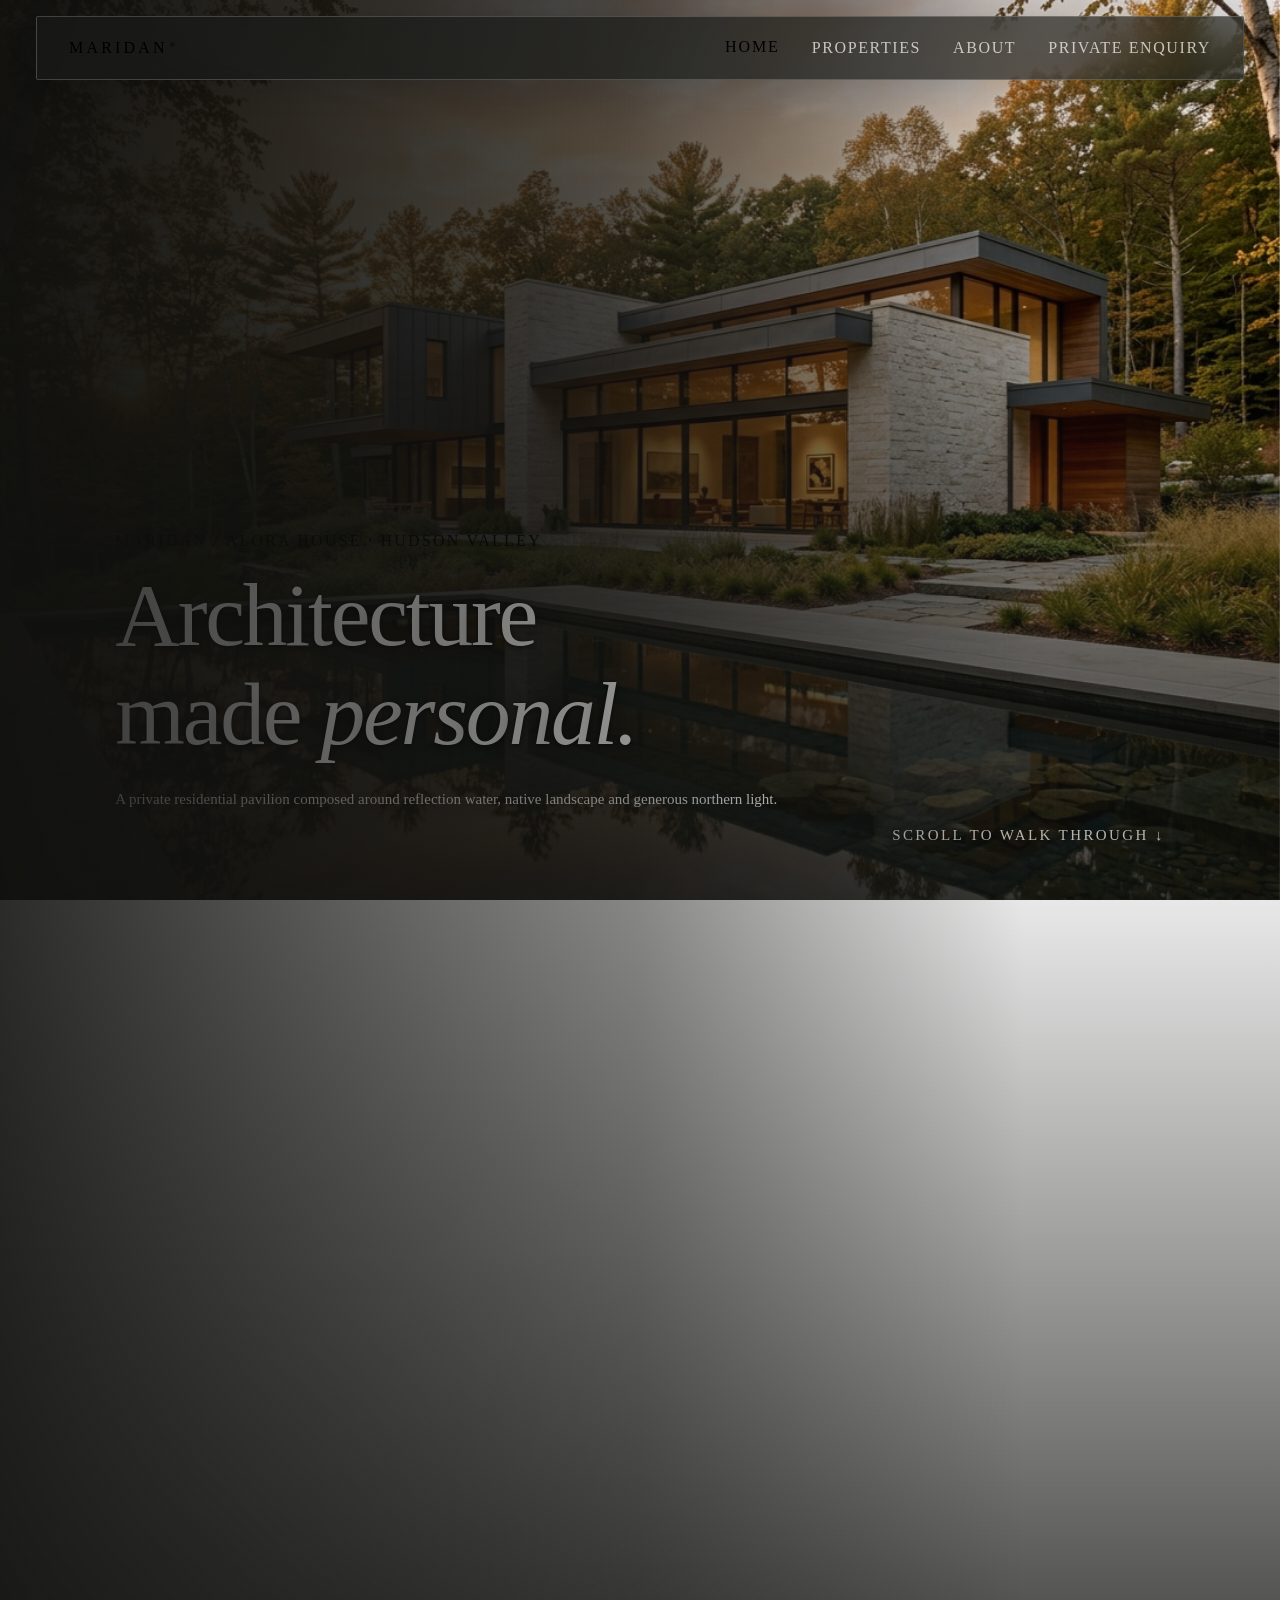
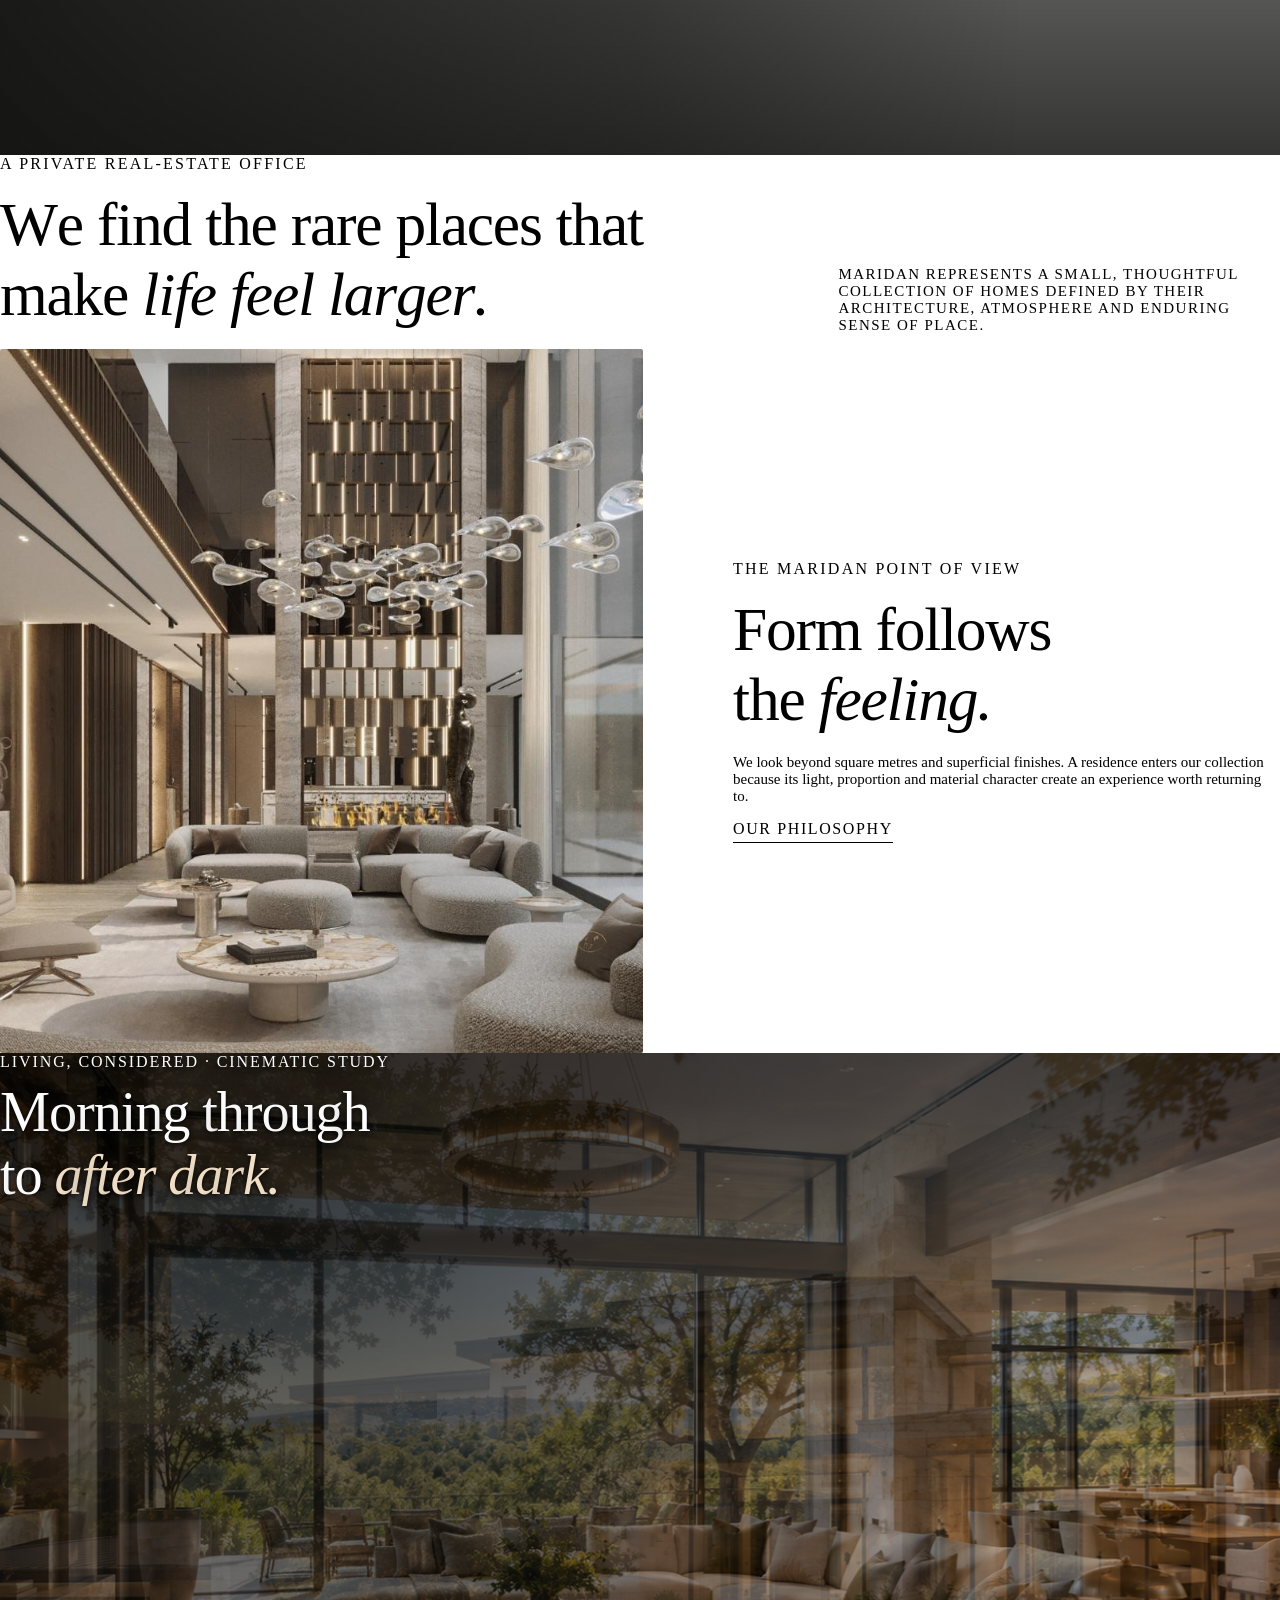
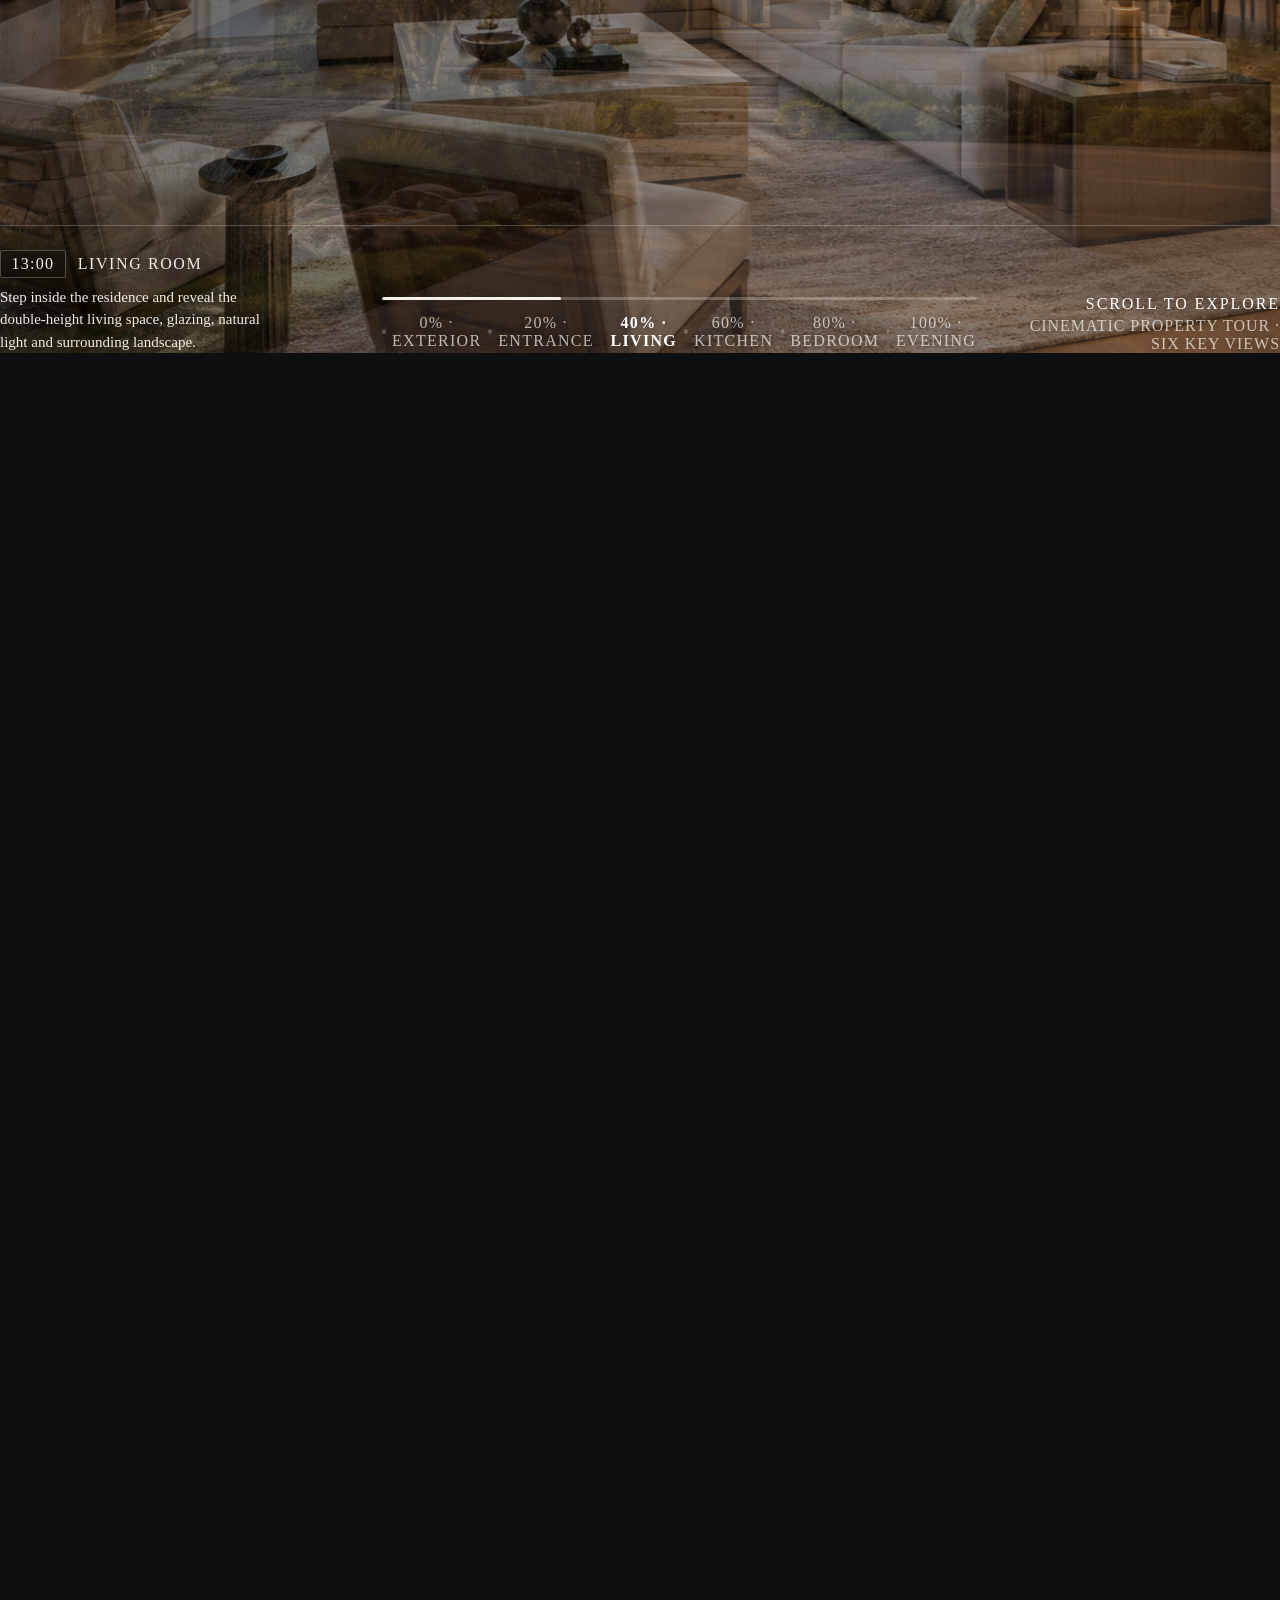
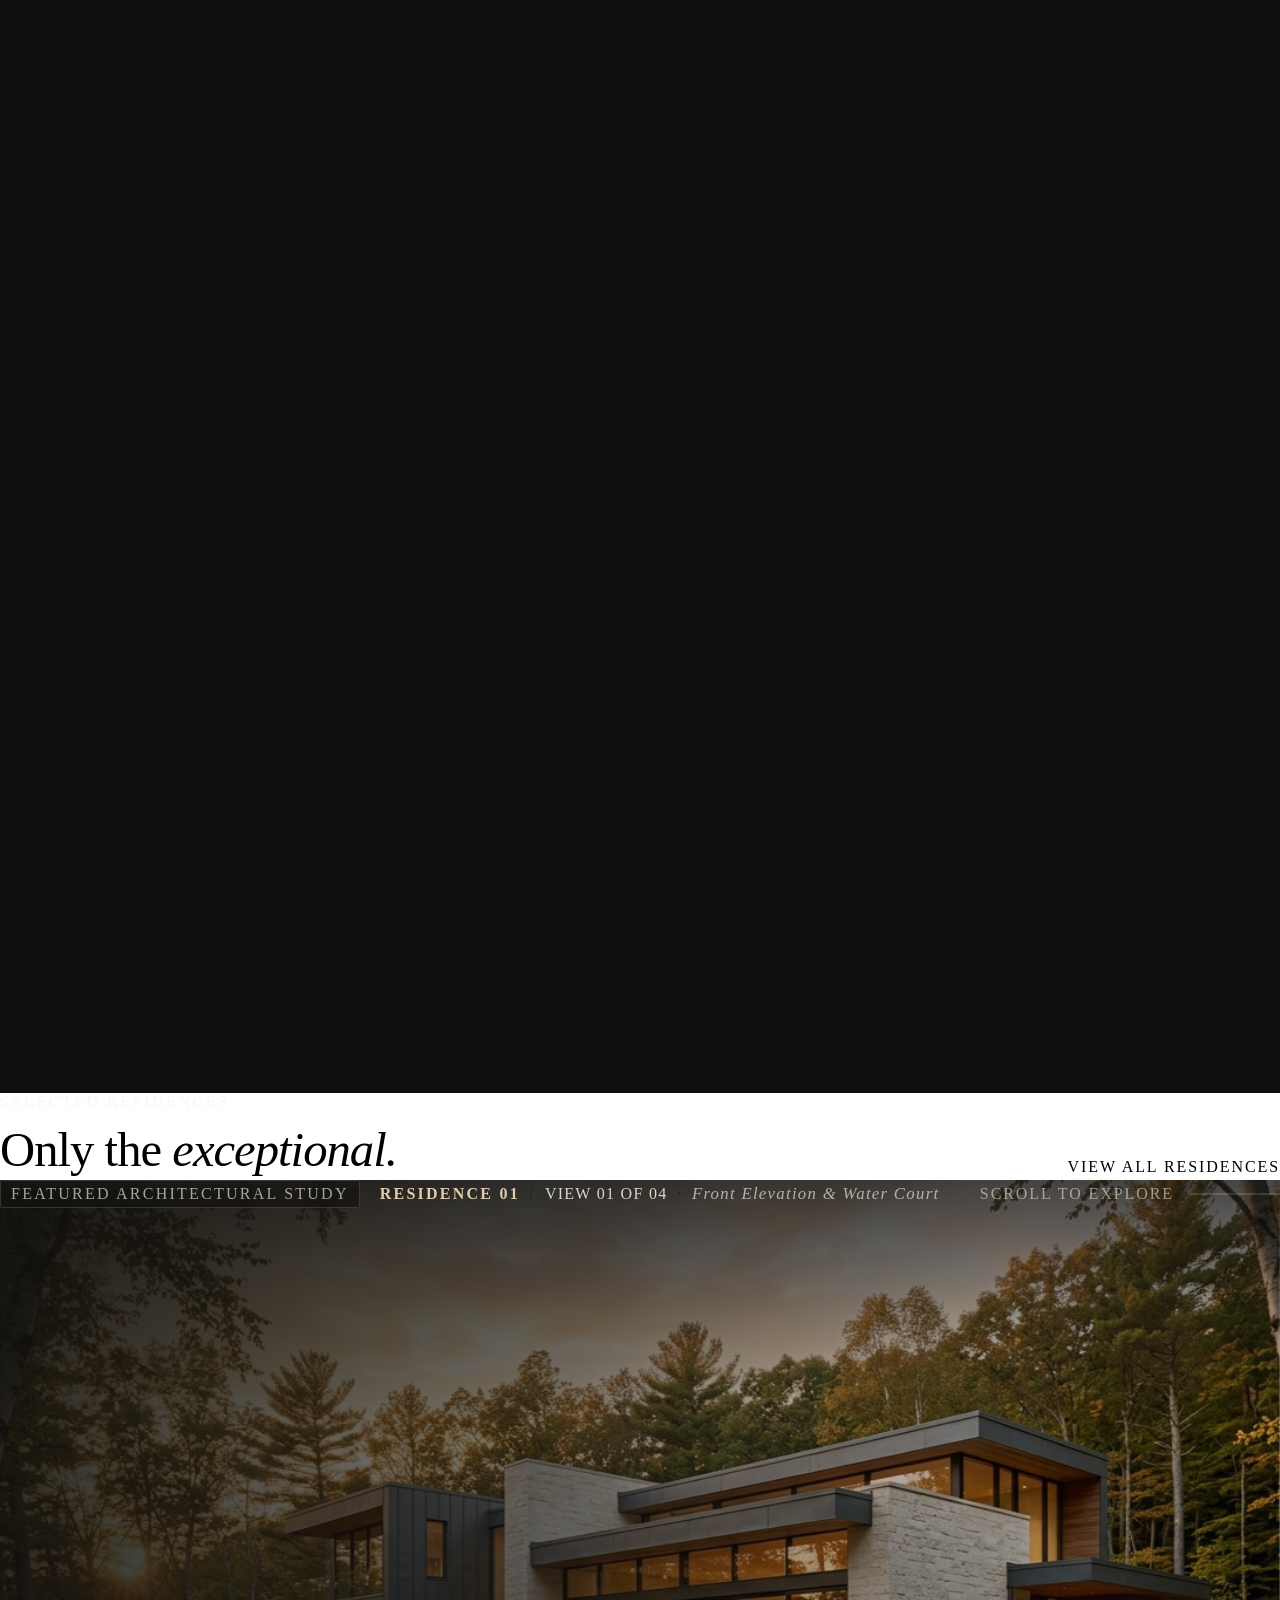
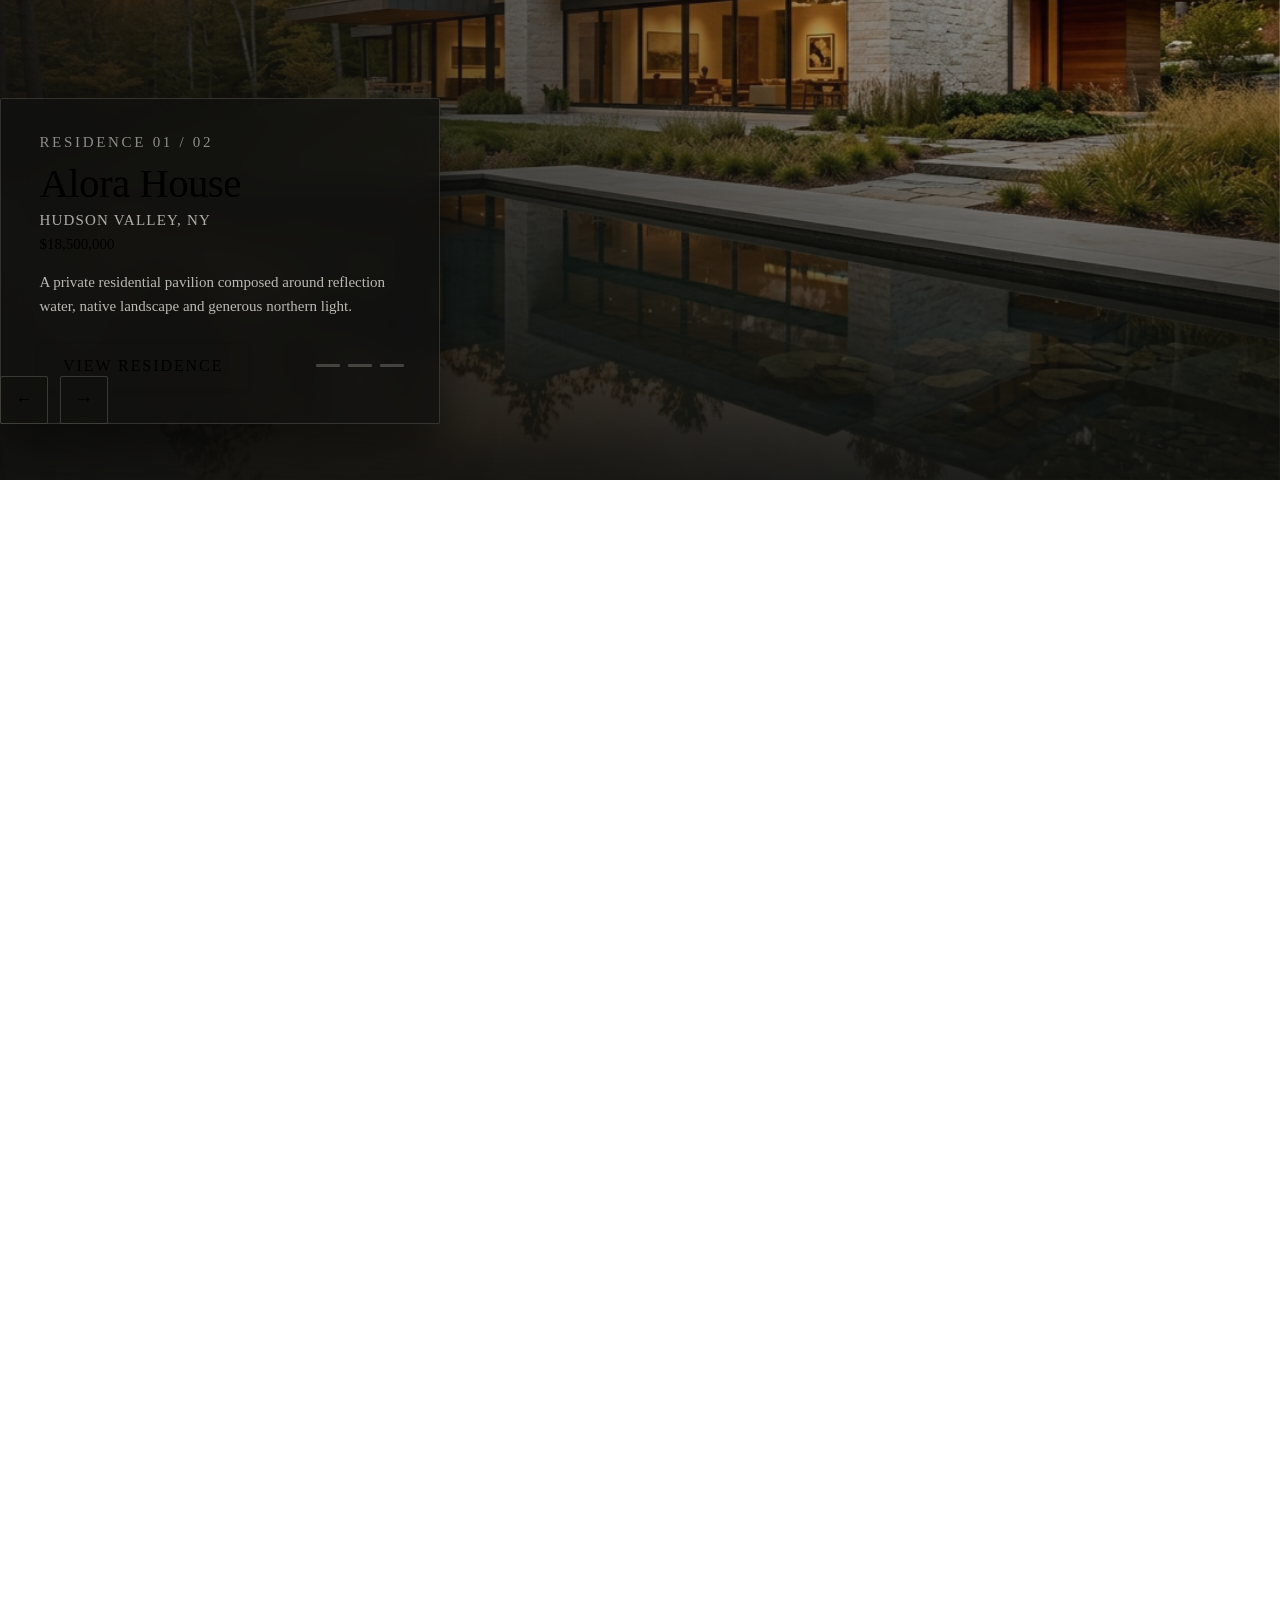
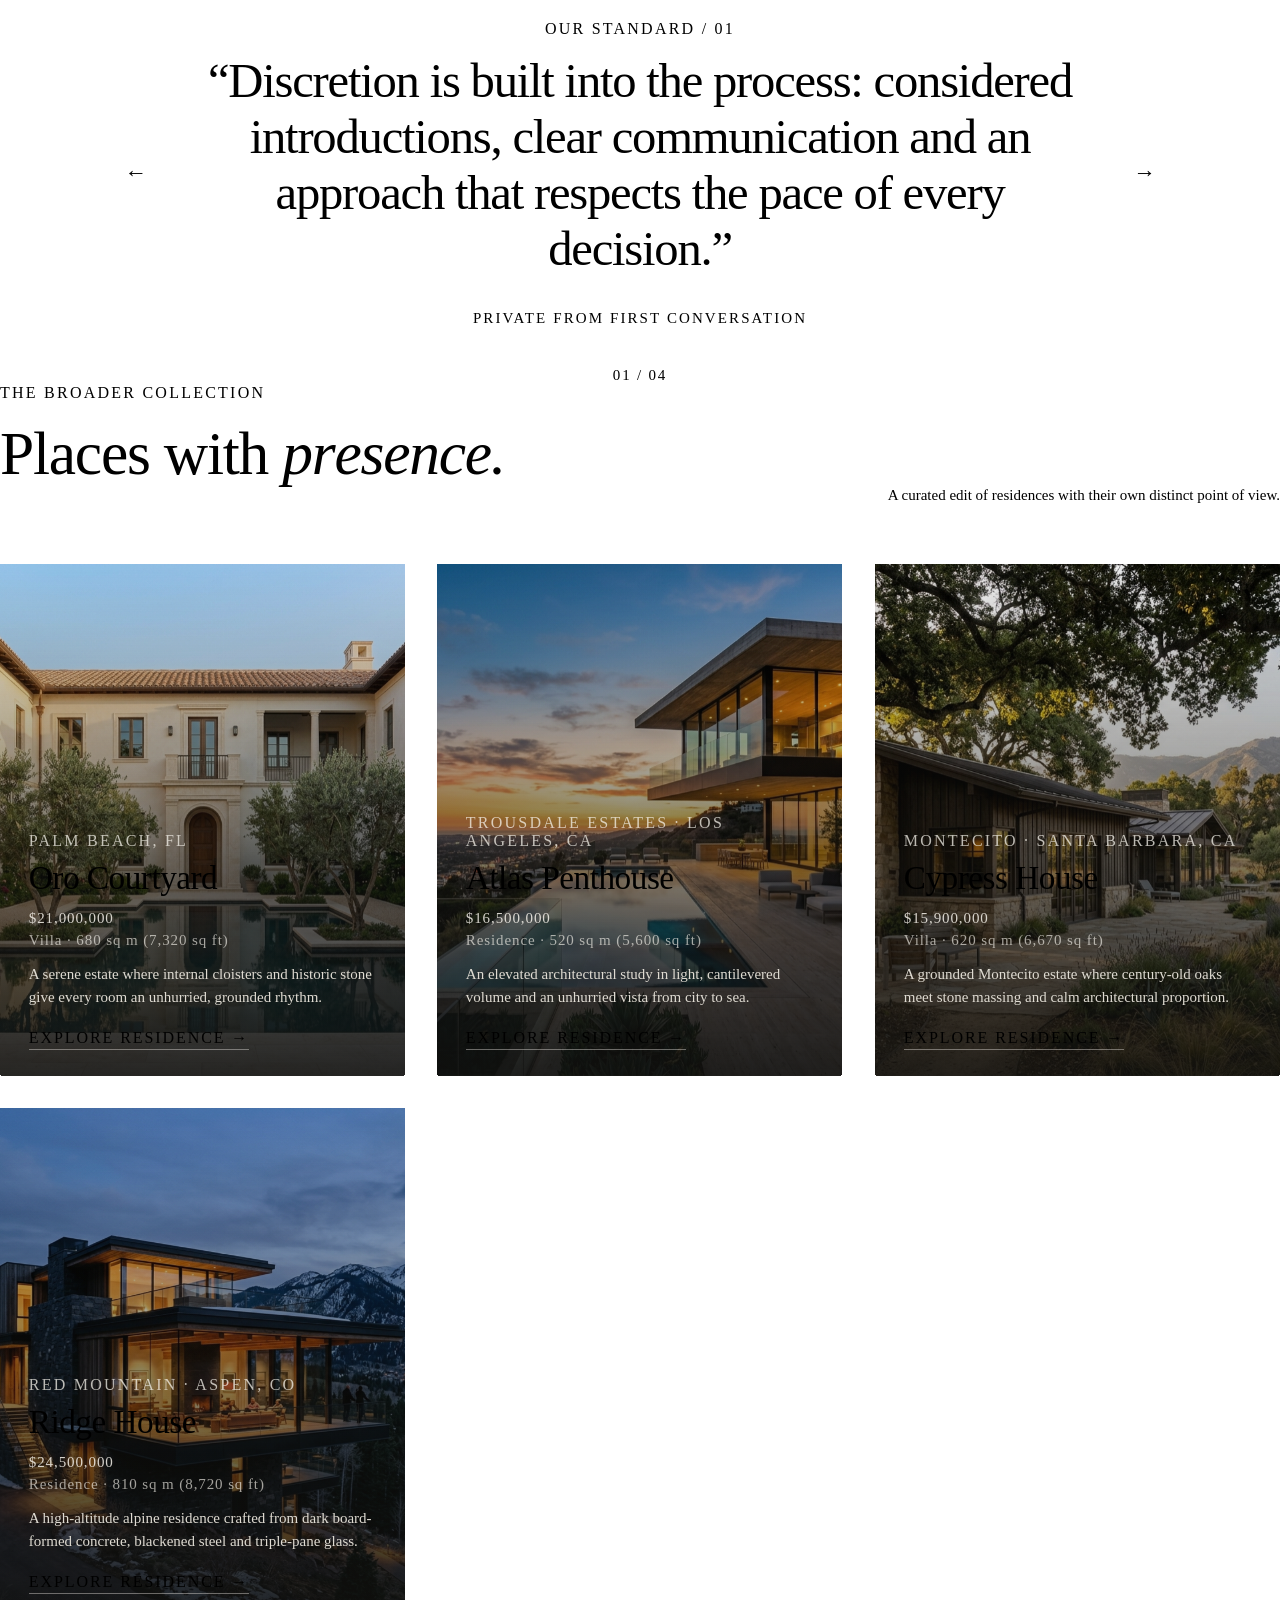
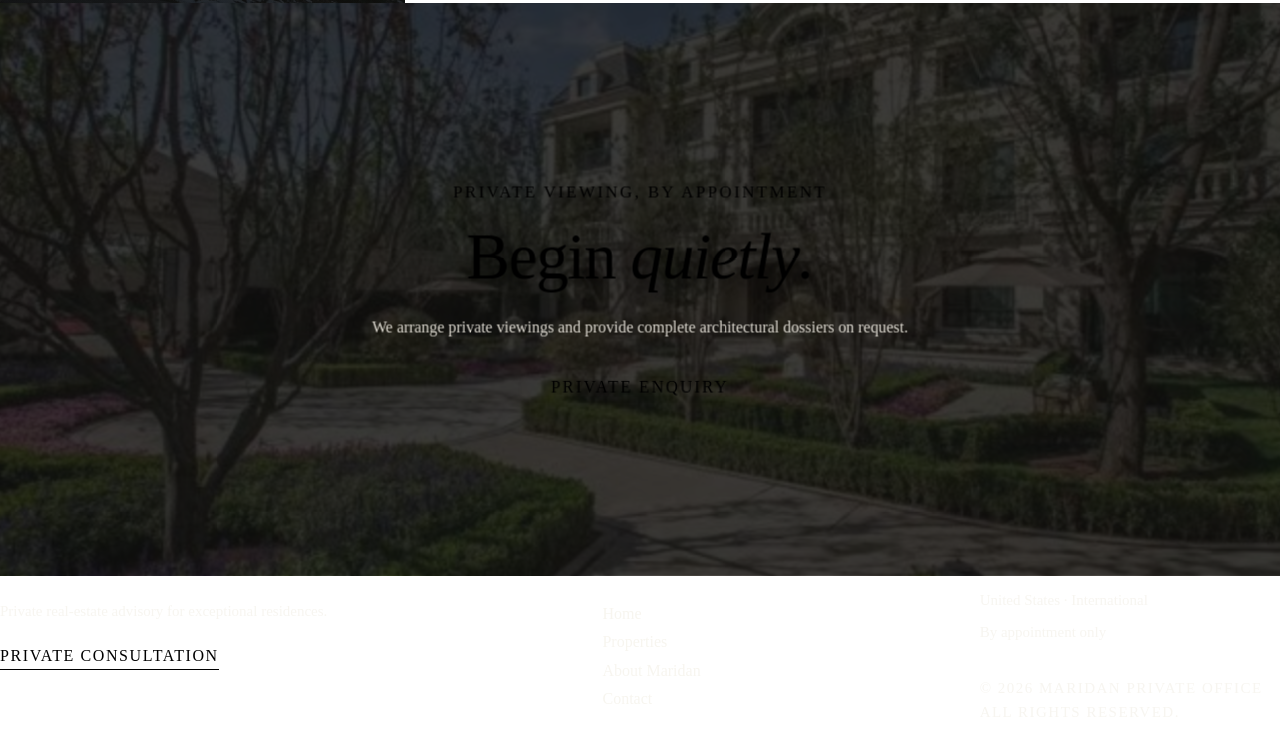
<file: index.html>
<!doctype html><html lang="en"><head><meta charset="UTF-8"><meta name="viewport" content="width=device-width, initial-scale=1"><title>MARIDAN — Private Real Estate</title><link rel="stylesheet" href="/style.css"><script>window.MARIDAN_ASSET_BASE="/";</script></head><body>

<header>
<a class="brand" href="/">MARIDAN<sup>®</sup></a>
<button aria-controls="site-navigation" aria-expanded="false" class="menu" type="button">MENU</button>
<nav id="site-navigation">
<a class="active" href="/">Home</a>
<a href="/properties/">Properties</a>
<a href="/about/">About</a>
<a href="/contact/">Private enquiry</a>
</nav>
</header>
<main id="main-content">
<section aria-label="Alora House Architectural Walkthrough" class="hero hero--walkthrough" data-hero-walkthrough="">
<div class="hero__walkthrough-stage">
<div aria-hidden="true" class="hero__walkthrough-layers">
<div class="hero__walkthrough-layer is-active" style="background-image:url('/assets/properties/residence-01/view-01.jpg')"></div>
<div class="hero__walkthrough-layer" style="background-image:url('/assets/properties/residence-01/view-02.jpg')"></div>
<div class="hero__walkthrough-layer" style="background-image:url('/assets/properties/residence-01/view-03.jpg')"></div>
<div class="hero__walkthrough-layer" style="background-image:url('/assets/properties/residence-01/view-04.jpg')"></div>
</div>
<div class="hero__copy">
<p class="eyebrow">MARIDAN / ALORA HOUSE · HUDSON VALLEY</p>
<h1 class="heading-assembly" data-assemble-heading="">Architecture<br/>made <em>personal.</em></h1>
<p class="lead">A private residential pavilion composed around reflection water, native landscape and generous northern light.</p>

</div>
<p class="hero__details">
<span class="hero__scroll-prompt">SCROLL TO WALK THROUGH ↓</span>
</p>
</div>
</section>
<section class="intro reveal">
<div>
<p class="eyebrow">A private real-estate office</p>
<h2>We find the rare places that make <em>life feel larger.</em></h2>
</div>
<p>Maridan represents a small, thoughtful collection of homes defined by their architecture, atmosphere and enduring sense of place.</p>
</section>
<section class="story">
<div class="story__image image-cover reveal" style="background-image:url('/assets/rooms/living-room.jpg')"></div>
<div class="story__copy reveal">
<p class="eyebrow">The Maridan point of view</p>
<h2>Form follows<br/>the <em>feeling.</em></h2>
<p>We look beyond square metres and superficial finishes. A residence enters our collection because its light, proportion and material character create an experience worth returning to.</p>
<a class="text-link" href="/about/">Our philosophy</a>
</div>
</section>
<!-- Cinematic Property Walkthrough (scroll-driven real photography) -->
<section aria-busy="true" aria-label="Cinematic residence walkthrough" class="lifestyle-walkthrough lifestyle-walkthrough--cinematic is-loading" id="diurnal-study">
<div class="lifestyle-walkthrough__sticky">
<div aria-hidden="true" class="lifestyle-cinematic">
<div class="lifestyle-cinematic__scene is-active" data-cinematic-scene="0">
<img alt="" fetchpriority="high" src="/assets/properties/residence-11/hero.jpg"/>
</div>
<div class="lifestyle-cinematic__scene" data-cinematic-scene="1">
<img alt="" loading="eager" src="/assets/properties/residence-11/hero.jpg"/>
</div>
<div class="lifestyle-cinematic__scene" data-cinematic-scene="2">
<img alt="" loading="eager" src="/assets/properties/residence-11/living.jpg"/>
</div>
<div class="lifestyle-cinematic__scene" data-cinematic-scene="3">
<img alt="" loading="eager" src="/assets/properties/residence-11/kitchen.jpg"/>
</div>
<div class="lifestyle-cinematic__scene" data-cinematic-scene="4">
<img alt="" loading="eager" src="/assets/properties/residence-11/primary-suite.jpg"/>
</div>
<div class="lifestyle-cinematic__scene lifestyle-cinematic__scene--evening" data-cinematic-scene="5">
<img alt="" loading="eager" src="/assets/properties/residence-11/outdoor.jpg"/>
</div>
<div class="lifestyle-cinematic__veil"></div>
</div>
<div aria-live="polite" class="lifestyle-walkthrough__loading" role="status">
<span aria-hidden="true" class="lifestyle-walkthrough__loading-indicator"></span>
<span data-viewer-loading-label="">Preparing the residence experience</span>
</div>
<div class="lifestyle-walkthrough__header">
<p class="eyebrow">Living, considered · Cinematic Study</p>
<h2 class="lifestyle-walkthrough__title">Morning through<br/>to <em>after dark.</em></h2>
</div>
<div class="lifestyle-walkthrough__hud">
<div class="lifestyle-walkthrough__hud-main">
<div class="lifestyle-walkthrough__time-badge">
<span class="lifestyle-walkthrough__clock" data-diurnal-clock="">07:15</span>
<span class="lifestyle-walkthrough__phase" data-diurnal-phase="">FRONT EXTERIOR</span>
</div>
<p class="lifestyle-walkthrough__note" data-diurnal-note="">
              A cinematic approach to the residence, with the architecture framed like a private property film.
            </p>
</div>
<div class="lifestyle-walkthrough__controls">
<div aria-hidden="true" class="lifestyle-walkthrough__progress-track">
<div class="lifestyle-walkthrough__progress-bar" data-diurnal-bar=""></div>
</div>
<div aria-label="Residence walkthrough milestones" class="lifestyle-walkthrough__milestones" role="tablist">
<button aria-selected="true" class="milestone is-active" data-milestone="0" role="tab" type="button">
<span class="milestone__dot"></span>
<span class="milestone__label">0% · EXTERIOR</span>
</button>
<button aria-selected="false" class="milestone" data-milestone="20" role="tab" type="button">
<span class="milestone__dot"></span>
<span class="milestone__label">20% · ENTRANCE</span>
</button>
<button aria-selected="false" class="milestone" data-milestone="40" role="tab" type="button">
<span class="milestone__dot"></span>
<span class="milestone__label">40% · LIVING</span>
</button>
<button aria-selected="false" class="milestone" data-milestone="60" role="tab" type="button">
<span class="milestone__dot"></span>
<span class="milestone__label">60% · KITCHEN</span>
</button>
<button aria-selected="false" class="milestone" data-milestone="80" role="tab" type="button">
<span class="milestone__dot"></span>
<span class="milestone__label">80% · BEDROOM</span>
</button>
<button aria-selected="false" class="milestone" data-milestone="100" role="tab" type="button">
<span class="milestone__dot"></span>
<span class="milestone__label">100% · EVENING</span>
</button>
</div>
</div>
<div class="lifestyle-walkthrough__hint">
<span class="hint-text">SCROLL TO EXPLORE</span>
<span class="hint-sub">CINEMATIC PROPERTY TOUR · SIX KEY VIEWS</span>
</div>
</div>
</div>
</section>
<section aria-label="Selected Residences" class="featured-experience" id="featured-residences">
<div class="featured-experience__intro reveal">
<div>
<p class="eyebrow">Selected residences</p>
<h2>Only the <em>exceptional.</em></h2>
</div>
<a class="text-link" href="/properties/">View all residences</a>
</div>
<div class="featured-walkthrough" data-featured-walkthrough=""></div>
</section>
<!-- Client Principles / Standards Slider -->
<section aria-label="The Maridan standard" class="testimonials">
<div class="testimonials__layout">
<button aria-label="Previous standard" class="testimonial__arrow testimonial__arrow--previous" type="button">←</button>
<div aria-live="polite" class="testimonial__stage"></div>
<button aria-label="Next standard" class="testimonial__arrow testimonial__arrow--next" type="button">→</button>
</div>
<p aria-label="Standard progress" class="testimonial__progress"></p>
</section>
<section class="collection-section">
<div class="section-head reveal">
<div>
<p class="eyebrow">The broader collection</p>
<h2>Places with <em>presence.</em></h2>
</div>
<p class="lead">A curated edit of residences with their own distinct point of view.</p>
</div>
<div class="property-grid" data-home-collection=""></div>
</section>
<section class="cta image-cover" style="background-image:url('/assets/rooms/garden.jpg')">
<div>
<p class="eyebrow">Private viewing, by appointment</p>
<h2>Begin <em>quietly.</em></h2>
<p class="lead">We arrange private viewings and provide complete architectural dossiers on request.</p>
<a class="button" href="/contact/">Private enquiry</a>
</div>
</section>
</main>
<footer>
<div class="footer__brand">
<a class="brand" href="/">MARIDAN<sup>®</sup></a>
<p>Private real-estate advisory for exceptional residences.</p>
<a class="text-link" href="/contact/">Private consultation</a>
</div>
<div class="footer__links">
<p class="eyebrow">Explore</p>
<a href="/">Home</a>
<a href="/properties/">Properties</a>
<a href="/about/">About Maridan</a>
<a href="/contact/">Contact</a>
</div>
<div class="footer__details">
<p class="eyebrow">Private advisory</p>
<p>United States · International</p>
<p>By appointment only</p>
<p class="footer__legal">© 2026 Maridan Private Office<br/>All rights reserved.</p>
</div>
</footer>






<script src="/assets/three.min.js"></script><script src="/app.js"></script></body></html>
</file>
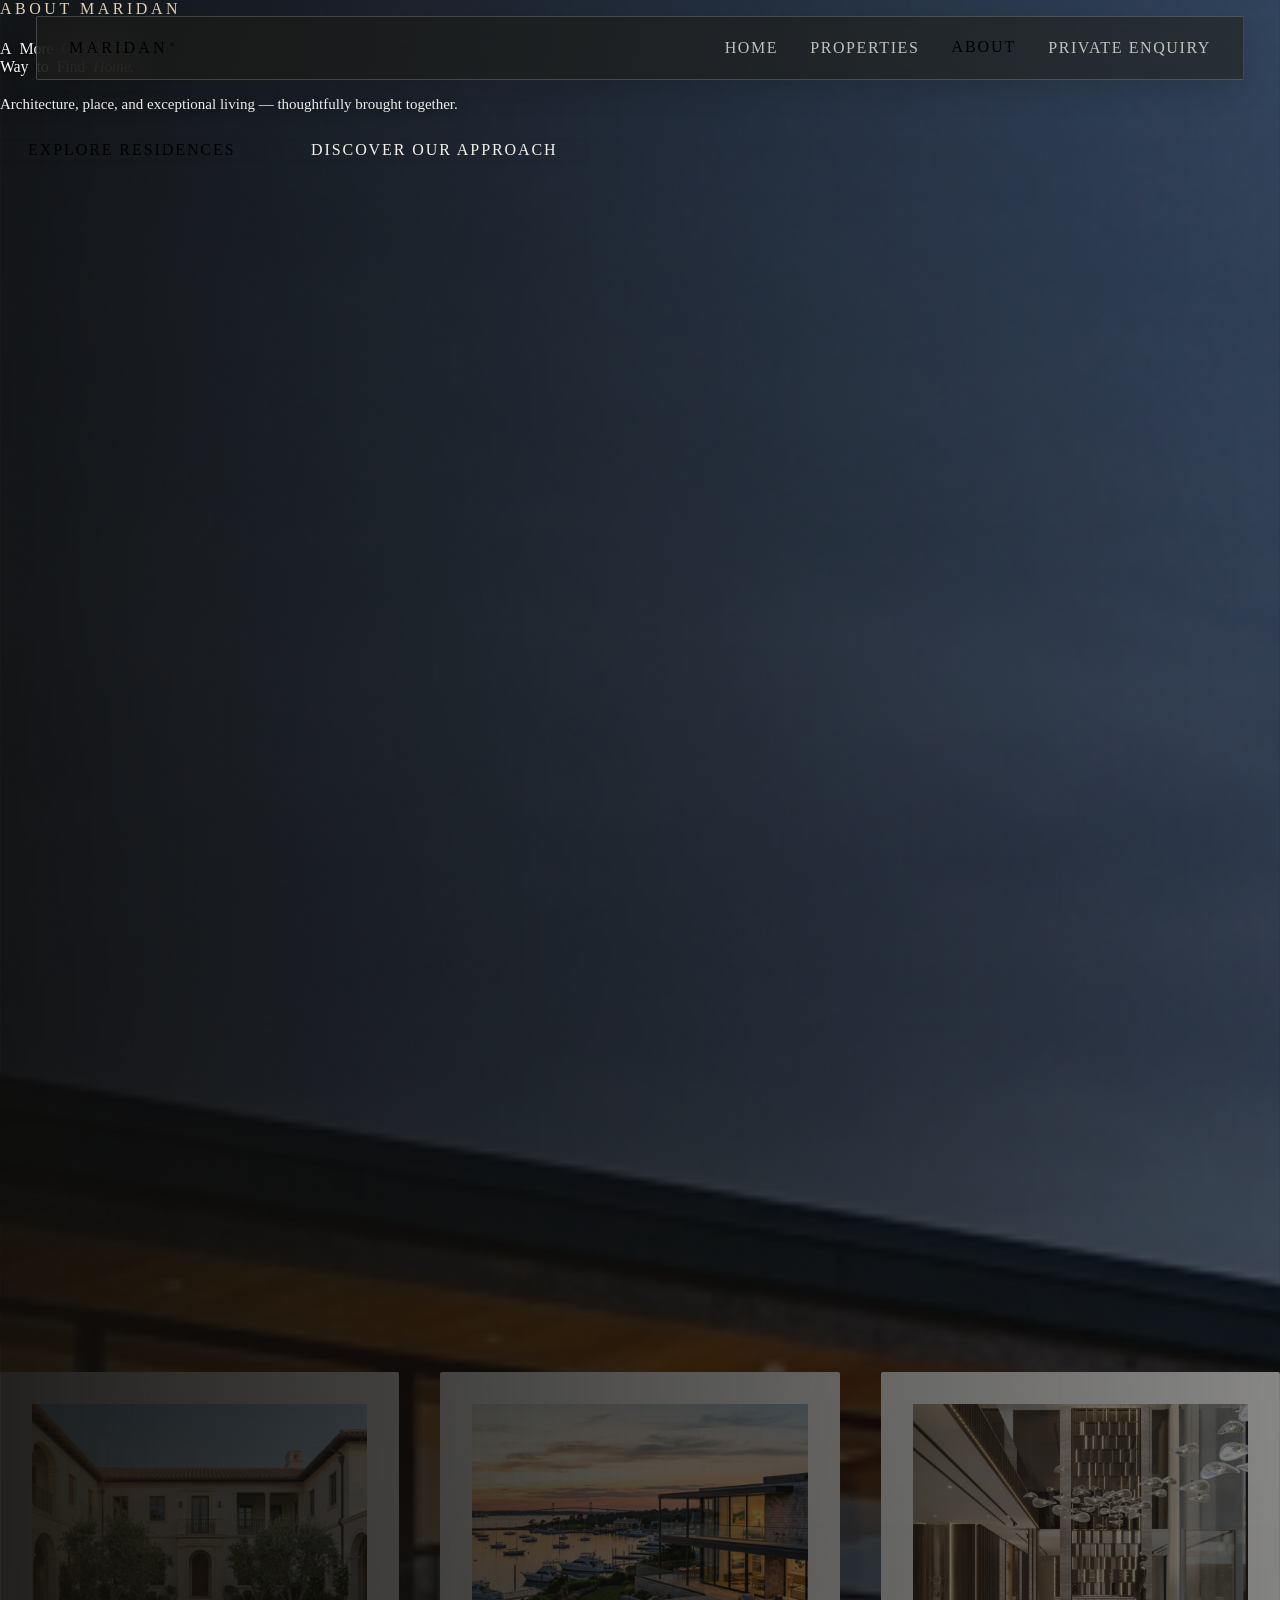
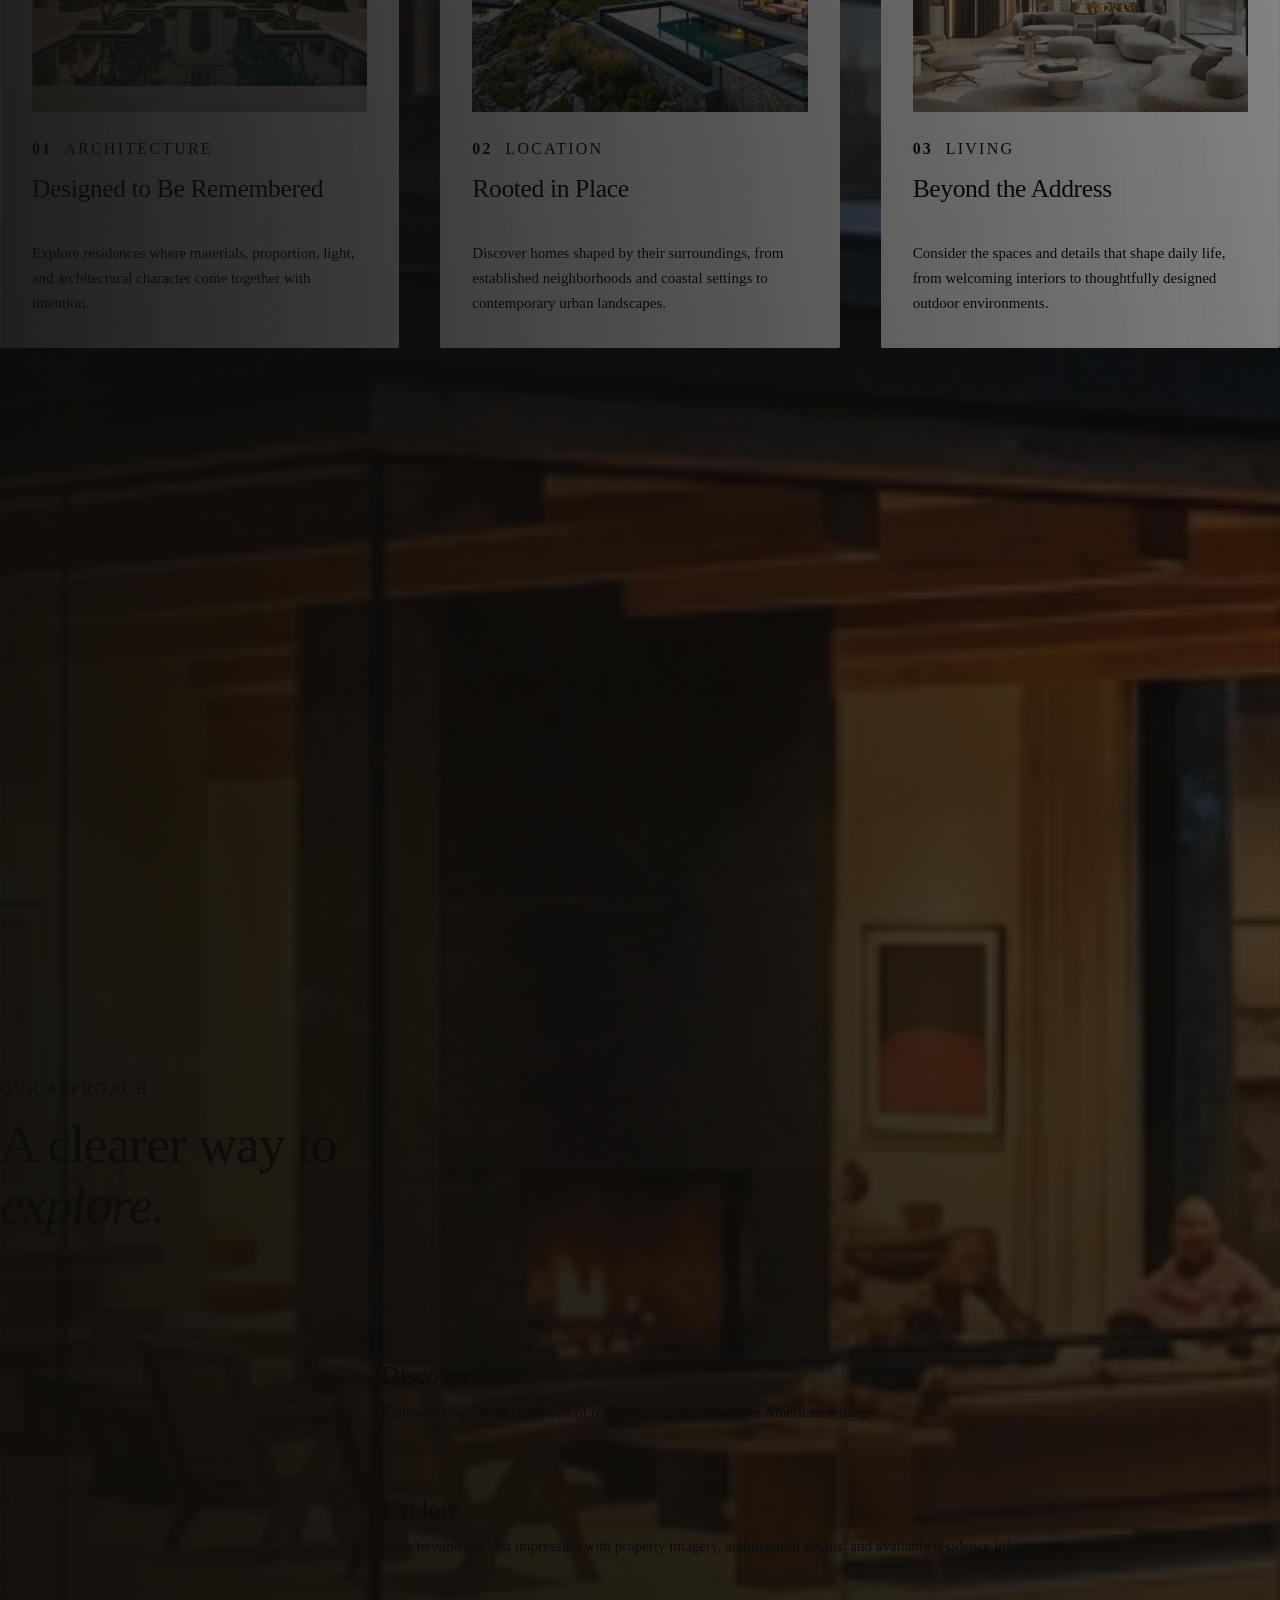
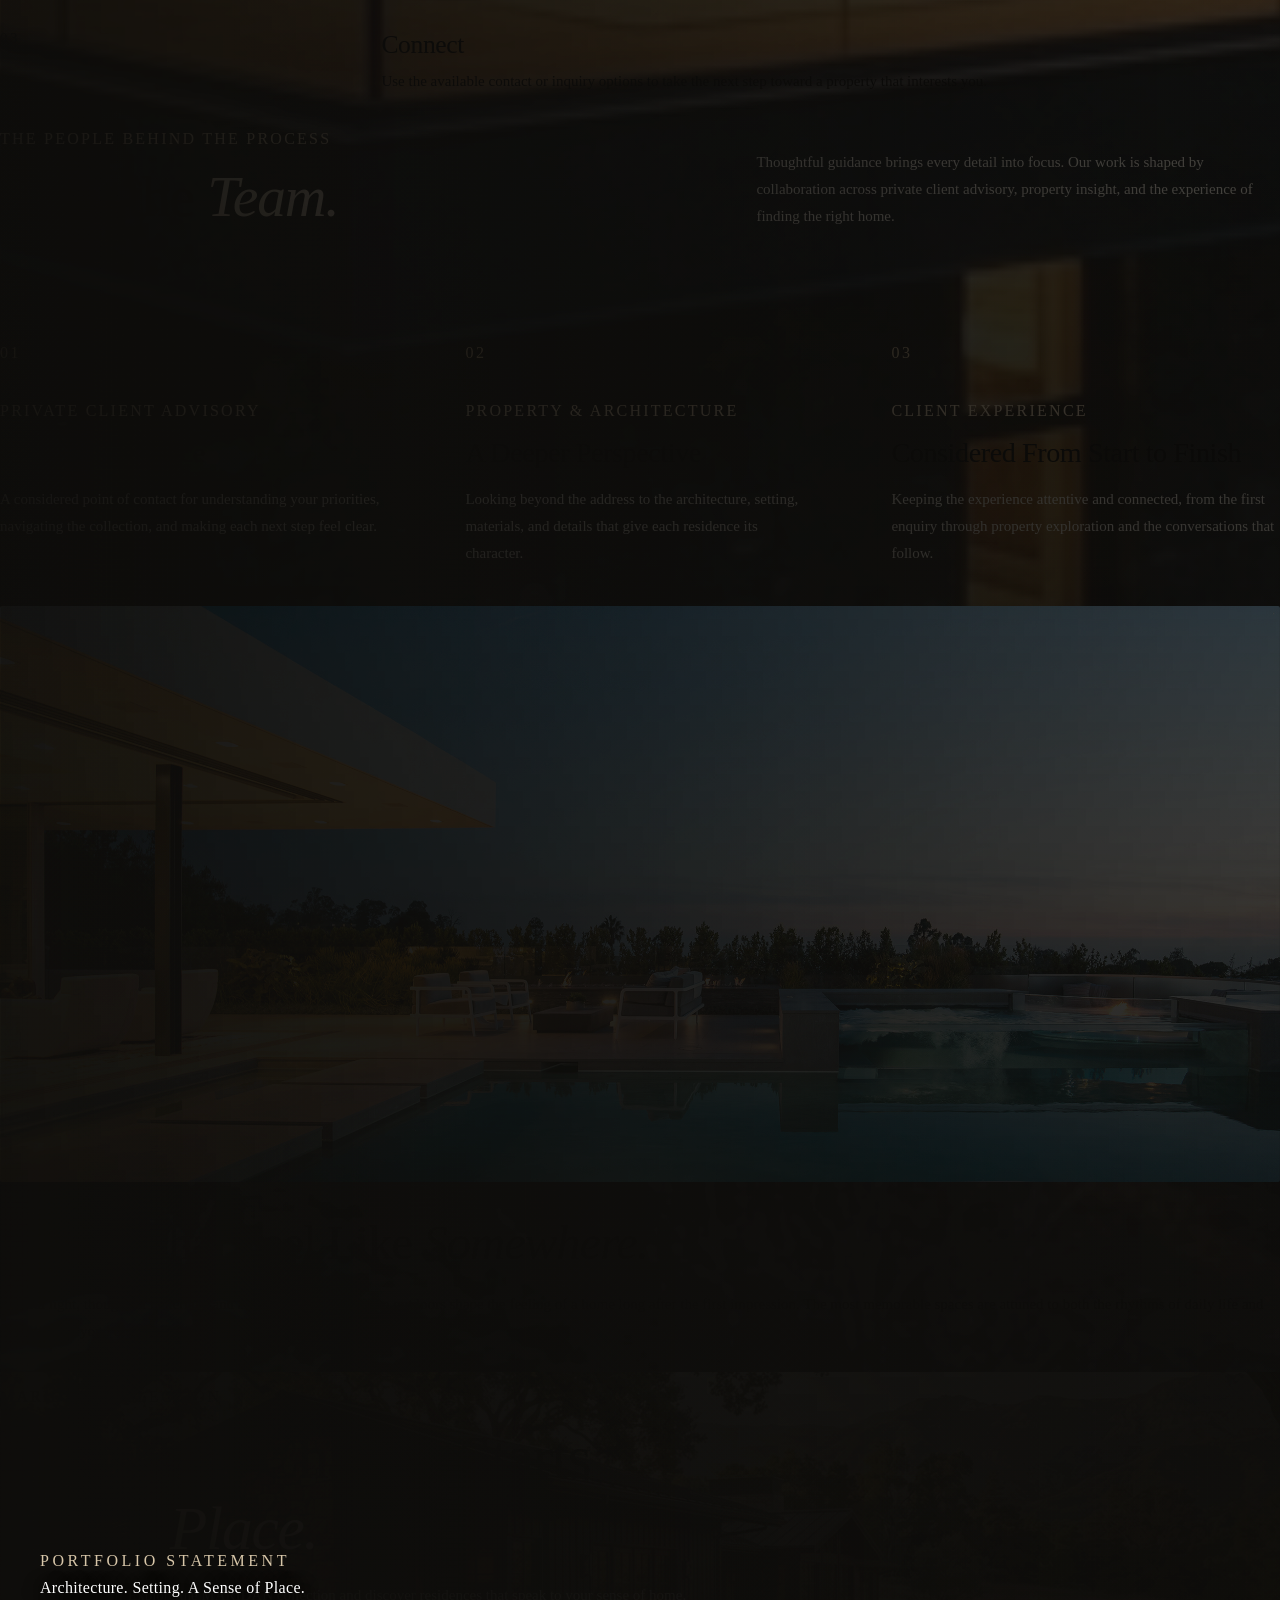
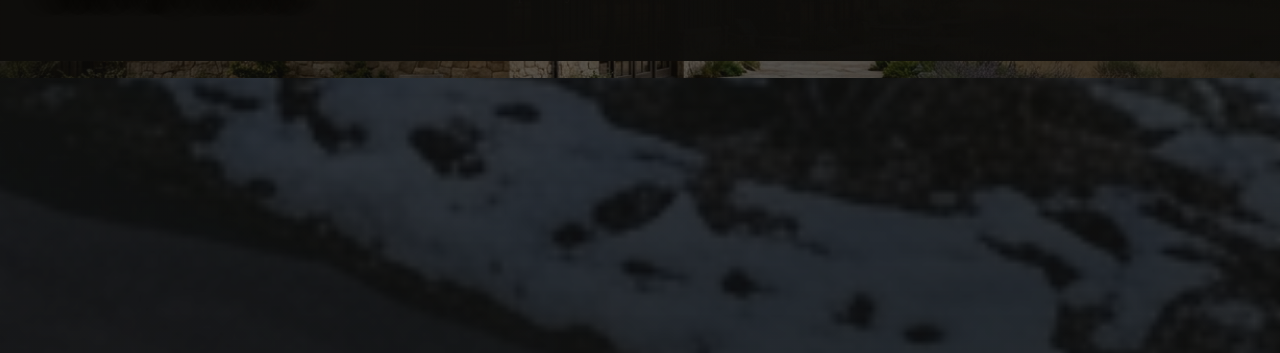
<file: about/index.html>
<!doctype html><html lang="en"><head><meta charset="UTF-8"><meta name="viewport" content="width=device-width, initial-scale=1"><title>MARIDAN — Private Real Estate</title><link rel="stylesheet" href="/style.css"><script>window.MARIDAN_ASSET_BASE="/";</script></head><body>

<header>
<a class="brand" href="/">MARIDAN<sup>®</sup></a>
<button aria-controls="site-navigation" aria-expanded="false" class="menu" type="button">MENU</button>
<nav id="site-navigation">
<a href="/">Home</a>
<a href="/properties/">Properties</a>
<a class="active" href="/about/">About</a>
<a href="/contact/">Private enquiry</a>
</nav>
</header>
<main id="main-content">
<!-- HERO — FLOATING 3D TYPOGRAPHY -->
<section aria-labelledby="about-title" class="about-hero about-hero--cinematic" data-hero-3d="">
<div class="about-hero__bg-wrap" data-hero-bg="">
<img alt="Contemporary luxury architectural residence framed by water and stone" class="about-hero__bg" fetchpriority="high" src="/assets/properties/residence-01/hero.jpg"/>
<div aria-hidden="true" class="about-hero__light-sweep"></div>
</div>
<div class="about-hero__overlay"></div>
<div class="about-hero__content" data-hero-content="">
<p class="eyebrow about-hero__eyebrow">ABOUT MARIDAN</p>
<h1 aria-label="A More Considered Way to Find Home." class="about-hero__title" id="about-title">
<span class="hero-word-wrap"><span class="hero-word" style="--w-idx: 0">A</span></span>
<span class="hero-word-wrap"><span class="hero-word" style="--w-idx: 1">More</span></span>
<span class="hero-word-wrap"><span class="hero-word" style="--w-idx: 2">Considered</span></span>
<br class="hero-title-break"/>
<span class="hero-word-wrap"><span class="hero-word" style="--w-idx: 3">Way</span></span>
<span class="hero-word-wrap"><span class="hero-word" style="--w-idx: 4">to</span></span>
<span class="hero-word-wrap"><span class="hero-word" style="--w-idx: 5">Find</span></span>
<span class="hero-word-wrap"><span class="hero-word hero-word--accent" style="--w-idx: 6"><em>Home.</em></span></span>
</h1>
<p class="about-hero__lede">Architecture, place, and exceptional living — thoughtfully brought together.</p>
<div class="about-hero__actions">
<a class="button button--luxury" href="/properties/">EXPLORE RESIDENCES</a>
<a class="button button--ghost button--luxury" href="#story">DISCOVER OUR APPROACH</a>
</div>
</div>
</section>
<!-- BRAND STORY — DEPTH AND PARALLAX -->
<section aria-labelledby="story-title" class="about-story reveal" id="story">
<div class="about-story__copy">
<p class="eyebrow">The MARIDAN point of view</p>
<h2 id="story-title">Real Estate,<br/><em>Considered Differently.</em></h2>
<span aria-hidden="true" class="about-rule about-rule--draw"></span>
<p class="about-story__paragraph">Exceptional real estate is about more than an address. It is about the architecture that shapes a space, the surroundings that give it character, and the details that make a place feel distinctly its own.</p>
<p class="about-story__paragraph">MARIDAN presents a considered collection of residences across distinctive American locations, bringing design, setting, and everyday living into focus.</p>
</div>
<figure class="about-story__image-wrap" data-parallax-container="">
<img alt="Warm contemporary residence among lush landscaping" class="about-story__image" loading="lazy" src="/assets/properties/residence-02/hero.jpg"/>
<div aria-hidden="true" class="about-story__image-shadow"></div>
</figure>
</section>
<!-- CINEMATIC FULL-SCREEN IMAGE SECTION -->
<figure class="about-architecture about-architecture--cinematic reveal" data-architecture-parallax="">
<div class="about-architecture__image-wrap">
<img alt="Architectural residence with expansive glass framing mountain panorama" loading="lazy" src="/assets/properties/residence-06/hero.jpg"/>
<div aria-hidden="true" class="about-architecture__overlay"></div>
</div>
<figcaption class="about-architecture__caption">
<span class="about-architecture__eyebrow">PORTFOLIO STATEMENT</span>
<span class="about-architecture__title">Architecture. Setting. A Sense of Place.</span>
</figcaption>
</figure>
<!-- THREE 3D PHILOSOPHY CARDS -->
<section aria-labelledby="philosophy-title" class="about-pillars" id="philosophy">
<div class="about-section-head reveal">
<p class="eyebrow">Our philosophy</p>
<h2 id="philosophy-title">A collection shaped by<br/><em>what endures.</em></h2>
</div>
<div class="about-pillars__grid">
<article class="about-pillar about-pillar--3d reveal" data-tilt-card="">
<div class="about-pillar__image-box">
<img alt="Palm Beach residence defined by thoughtful architectural lines" loading="lazy" src="/assets/properties/residence-03/hero.jpg"/>
<div aria-hidden="true" class="about-pillar__glare"></div>
</div>
<div class="about-pillar__content">
<p class="eyebrow"><span class="pillar-num">01</span> Architecture</p>
<h3>Designed to Be Remembered</h3>
<span aria-hidden="true" class="about-pillar__gold-line"></span>
<p>Explore residences where materials, proportion, light, and architectural character come together with intention.</p>
</div>
</article>
<article class="about-pillar about-pillar--3d reveal" data-tilt-card="">
<div class="about-pillar__image-box">
<img alt="Waterfront residence integrated with its natural coastal setting" loading="lazy" src="/assets/properties/residence-07/hero.jpg"/>
<div aria-hidden="true" class="about-pillar__glare"></div>
</div>
<div class="about-pillar__content">
<p class="eyebrow"><span class="pillar-num">02</span> Location</p>
<h3>Rooted in Place</h3>
<span aria-hidden="true" class="about-pillar__gold-line"></span>
<p>Discover homes shaped by their surroundings, from established neighborhoods and coastal settings to contemporary urban landscapes.</p>
</div>
</article>
<article class="about-pillar about-pillar--3d reveal" data-tilt-card="">
<div class="about-pillar__image-box">
<img alt="Refined living space with natural light and warm materials" loading="lazy" src="/assets/rooms/living-room.jpg"/>
<div aria-hidden="true" class="about-pillar__glare"></div>
</div>
<div class="about-pillar__content">
<p class="eyebrow"><span class="pillar-num">03</span> Living</p>
<h3>Beyond the Address</h3>
<span aria-hidden="true" class="about-pillar__gold-line"></span>
<p>Consider the spaces and details that shape daily life, from welcoming interiors to thoughtfully designed outdoor environments.</p>
</div>
</article>
</div>
</section>
<!-- CURATED RESIDENCES GALLERY -->
<section aria-labelledby="collection-title" class="about-collection">
<div class="about-collection__head reveal">
<div>
<p class="eyebrow">The collection</p>
<h2 id="collection-title">Distinctive Homes.<br/><em>Different Ways to Live.</em></h2>
</div>
<p>From contemporary architectural residences to timeless estates and peaceful retreats, explore homes with their own character and sense of place.</p>
</div>
<div class="about-collection__grid">
<a class="about-residence about-residence--3d reveal" data-tilt-card="" href="">
<div class="about-residence__image-wrap">
<img alt="Alora House in Hudson Valley" loading="lazy" src="/assets/properties/residence-01/hero.jpg"/>
<div aria-hidden="true" class="about-residence__glare"></div>
</div>
<div class="about-residence__meta">
<span>Alora House <small>Hudson Valley, NY</small></span>
<b>Explore Residence →</b>
</div>
</a>
<a class="about-residence about-residence--3d reveal" data-tilt-card="" href="">
<div class="about-residence__image-wrap">
<img alt="Mora Residence in Coconut Grove" loading="lazy" src="/assets/properties/residence-02/hero.jpg"/>
<div aria-hidden="true" class="about-residence__glare"></div>
</div>
<div class="about-residence__meta">
<span>Mora Residence <small>Coconut Grove · Miami, FL</small></span>
<b>Explore Residence →</b>
</div>
</a>
<a class="about-residence about-residence--3d reveal" data-tilt-card="" href="">
<div class="about-residence__image-wrap">
<img alt="Oro Courtyard in Palm Beach" loading="lazy" src="/assets/properties/residence-03/hero.jpg"/>
<div aria-hidden="true" class="about-residence__glare"></div>
</div>
<div class="about-residence__meta">
<span>Oro Courtyard <small>Palm Beach, FL</small></span>
<b>Explore Residence →</b>
</div>
</a>
</div>
</section>
<!-- OUR APPROACH -->
<section aria-labelledby="approach-title" class="about-approach" id="approach">
<div class="about-section-head reveal">
<p class="eyebrow">Our approach</p>
<h2 id="approach-title">A clearer way to<br/><em>explore.</em></h2>
</div>
<ol class="about-approach__steps">
<li class="reveal">
<b>01</b>
<div>
<h3>Discover</h3>
<p>Explore a considered collection of residences across distinctive American settings.</p>
</div>
</li>
<li class="reveal">
<b>02</b>
<div>
<h3>Explore</h3>
<p>Look beyond the first impression with property imagery, architectural details, and available residence information.</p>
</div>
</li>
<li class="reveal">
<b>03</b>
<div>
<h3>Connect</h3>
<p>Use the available contact or inquiry options to take the next step toward a property that interests you.</p>
</div>
</li>
</ol>
</section>
<!-- MEET THE TEAM -->
<section aria-labelledby="team-title" class="about-team" id="team">
<div class="about-team__head reveal">
<div>
<p class="eyebrow">The people behind the process</p>
<h2 id="team-title">Meet the <em>Team.</em></h2>
</div>
<p>Thoughtful guidance brings every detail into focus. Our work is shaped by collaboration across private client advisory, property insight, and the experience of finding the right home.</p>
</div>
<div class="about-team__grid">
<article class="about-team__card reveal">
<span aria-hidden="true" class="about-team__index">01</span>
<p class="eyebrow">Private Client Advisory</p>
<h3>Personal Guidance</h3>
<p>A considered point of contact for understanding your priorities, navigating the collection, and making each next step feel clear.</p>
</article>
<article class="about-team__card reveal">
<span aria-hidden="true" class="about-team__index">02</span>
<p class="eyebrow">Property &amp; Architecture</p>
<h3>A Deeper Perspective</h3>
<p>Looking beyond the address to the architecture, setting, materials, and details that give each residence its character.</p>
</article>
<article class="about-team__card reveal">
<span aria-hidden="true" class="about-team__index">03</span>
<p class="eyebrow">Client Experience</p>
<h3>Considered From Start to Finish</h3>
<p>Keeping the experience attentive and connected, from the first enquiry through property exploration and the conversations that follow.</p>
</article>
</div>
</section>
<!-- THE ART OF LIVING -->
<section aria-labelledby="living-title" class="about-living reveal">
<figure class="about-living__figure" data-parallax-container="">
<img alt="Outdoor terrace designed for relaxed indoor-outdoor living" loading="lazy" src="/assets/rooms/pool-terrace.jpg"/>
</figure>
<div class="about-living__copy">
<p class="eyebrow">The art of living</p>
<h2 id="living-title">Spaces That Feel Like <em>Somewhere.</em></h2>
<p>Natural light, thoughtful materials, and an easy connection to the outdoors shape the feeling of a home long after the first impression. The most memorable spaces are attuned to both the rhythms of daily life and the setting beyond their walls.</p>
<a class="text-link" href="/properties/">Explore the collection →</a>
</div>
</section>
<!-- FINAL CINEMATIC CTA -->
<section aria-labelledby="closing-title" class="about-closing about-closing--cinematic reveal">
<div class="about-closing__bg-wrap">
<img alt="Luxury residence in a serene natural setting" loading="lazy" src="/assets/properties/residence-05/hero.jpg"/>
<div aria-hidden="true" class="about-closing__overlay"></div>
</div>
<div class="about-closing__content">
<p class="eyebrow">MARIDAN collection</p>
<h2 id="closing-title">Your Next Chapter Starts<br/>With a <em>Place.</em></h2>
<p>Explore the MARIDAN collection and discover residences that speak to your sense of home.</p>
<a class="button button--luxury" href="/properties/">EXPLORE THE COLLECTION</a>
</div>
</section>
</main>
<footer>
<div class="footer__brand">
<a class="brand" href="/">MARIDAN<sup>®</sup></a>
<p>Private real-estate advisory for exceptional residences.</p>
<a class="text-link" href="/contact/">Private consultation</a>
</div>
<div class="footer__links">
<p class="eyebrow">Explore</p>
<a href="/">Home</a>
<a href="/properties/">Properties</a>
<a href="/about/">About Maridan</a>
<a href="/contact/">Contact</a>
</div>
<div class="footer__details">
<p class="eyebrow">Private advisory</p>
<p>United States · International</p>
<p>By appointment only</p>
<p class="footer__legal">© 2026 Maridan Private Office<br/>All rights reserved.</p>
</div>
</footer>



<script src="/assets/three.min.js"></script><script src="/app.js"></script></body></html>
</file>
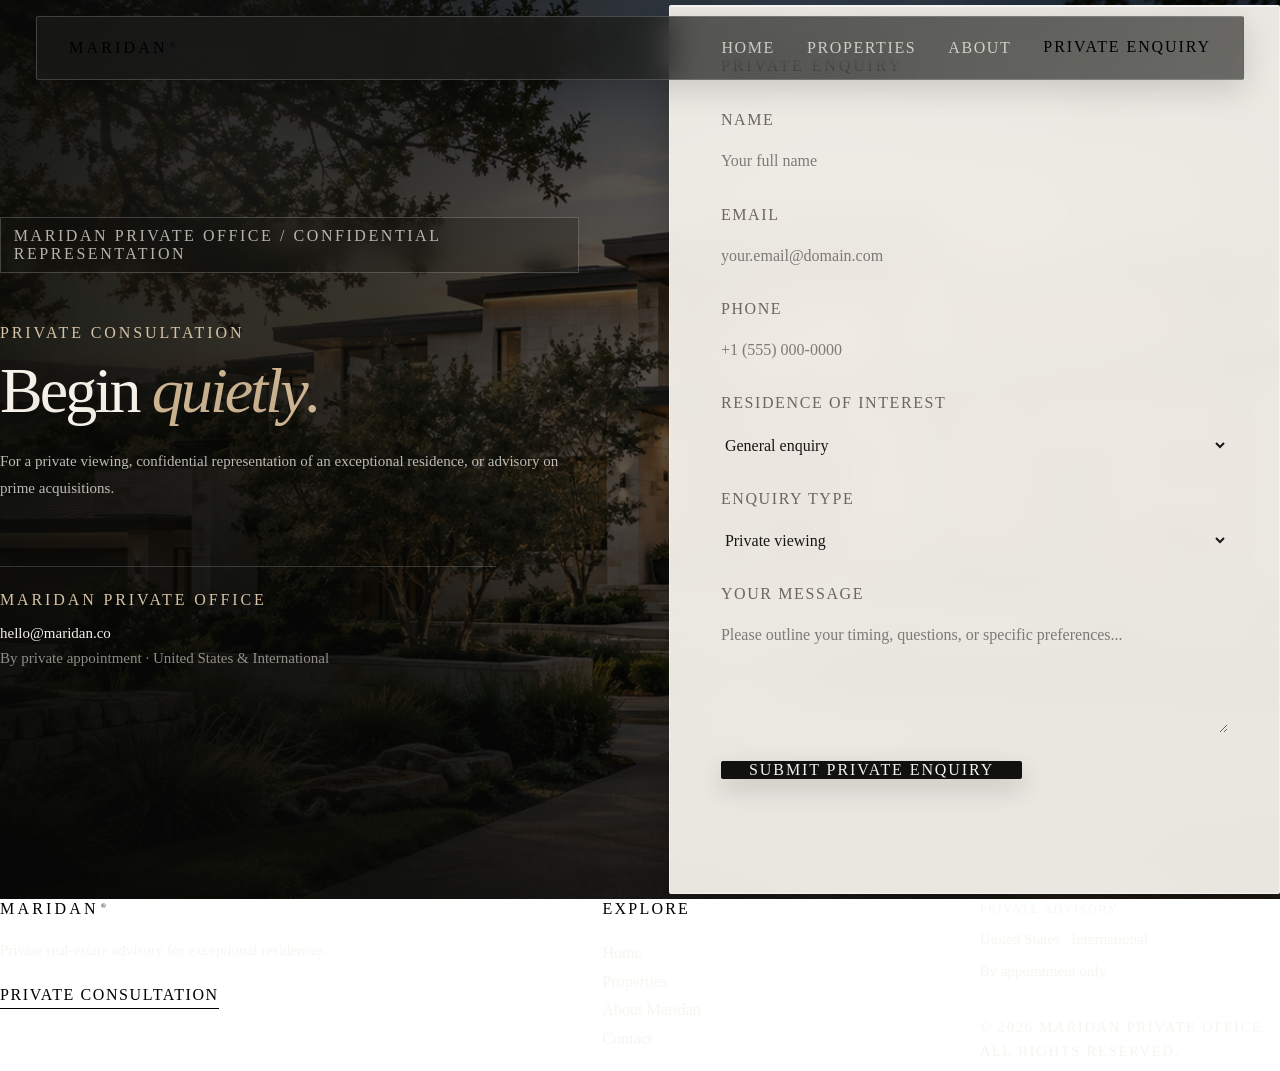
<file: contact/index.html>
<!doctype html><html lang="en"><head><meta charset="UTF-8"><meta name="viewport" content="width=device-width, initial-scale=1"><title>MARIDAN — Private Real Estate</title><link rel="stylesheet" href="/style.css"><script>window.MARIDAN_ASSET_BASE="/";</script></head><body>

<header>
<a class="brand" href="/">MARIDAN<sup>®</sup></a>
<button aria-controls="site-navigation" aria-expanded="false" class="menu" type="button">MENU</button>
<nav id="site-navigation">
<a href="/">Home</a>
<a href="/properties/">Properties</a>
<a href="/about/">About</a>
<a class="active" href="/contact/">Private enquiry</a>
</nav>
</header>
<main id="main-content">
<section class="contact">
<div>
<p class="eyebrow">Private consultation</p>
<h1>Begin <em>quietly.</em></h1>
<p class="lead">For a private viewing, confidential representation of an exceptional residence, or advisory on prime acquisitions.</p>
<div style="margin-top: 3.5rem;">
<p class="eyebrow">MARIDAN PRIVATE OFFICE</p>
<p style="font-size: 1.15rem; margin: 0.5rem 0;">hello@maridan.co</p>
<p style="color: var(--color-muted-dark); font-size: 0.95rem;">By private appointment · United States &amp; International</p>
</div>
</div>
<form data-enquiry-form="" novalidate="">
<label for="name">
          Name
          <input autocomplete="name" id="name" name="name" placeholder="Your full name" required=""/>
</label>
<label for="email">
          Email
          <input autocomplete="email" id="email" name="email" placeholder="your.email@domain.com" required="" type="email"/>
</label>
<label for="phone">
          Phone
          <input autocomplete="tel" id="phone" name="phone" placeholder="+1 (555) 000-0000" type="tel"/>
</label>
<label for="property">
          Residence of interest
          <select id="property" name="property">
<option value="General enquiry">General enquiry</option>
</select>
</label>
<label for="type">
          Enquiry type
          <select id="type" name="type">
<option>Private viewing</option>
<option>Acquiring a residence</option>
<option>Confidential representation</option>
<option>Private advisory consultation</option>
</select>
</label>
<label for="message">
          Your message
          <textarea id="message" name="message" placeholder="Please outline your timing, questions, or specific preferences..." required=""></textarea>
</label>
<button class="button" type="submit">Submit private enquiry</button>
<p aria-live="polite" class="form-status" data-form-status=""></p>
</form>
</section>
</main>
<footer>
<div class="footer__brand">
<a class="brand" href="/">MARIDAN<sup>®</sup></a>
<p>Private real-estate advisory for exceptional residences.</p>
<a class="text-link" href="/contact/">Private consultation</a>
</div>
<div class="footer__links">
<p class="eyebrow">Explore</p>
<a href="/">Home</a>
<a href="/properties/">Properties</a>
<a href="/about/">About Maridan</a>
<a href="/contact/">Contact</a>
</div>
<div class="footer__details">
<p class="eyebrow">Private advisory</p>
<p>United States · International</p>
<p>By appointment only</p>
<p class="footer__legal">© 2026 Maridan Private Office<br/>All rights reserved.</p>
</div>
</footer>



<script src="/assets/three.min.js"></script><script src="/app.js"></script></body></html>
</file>
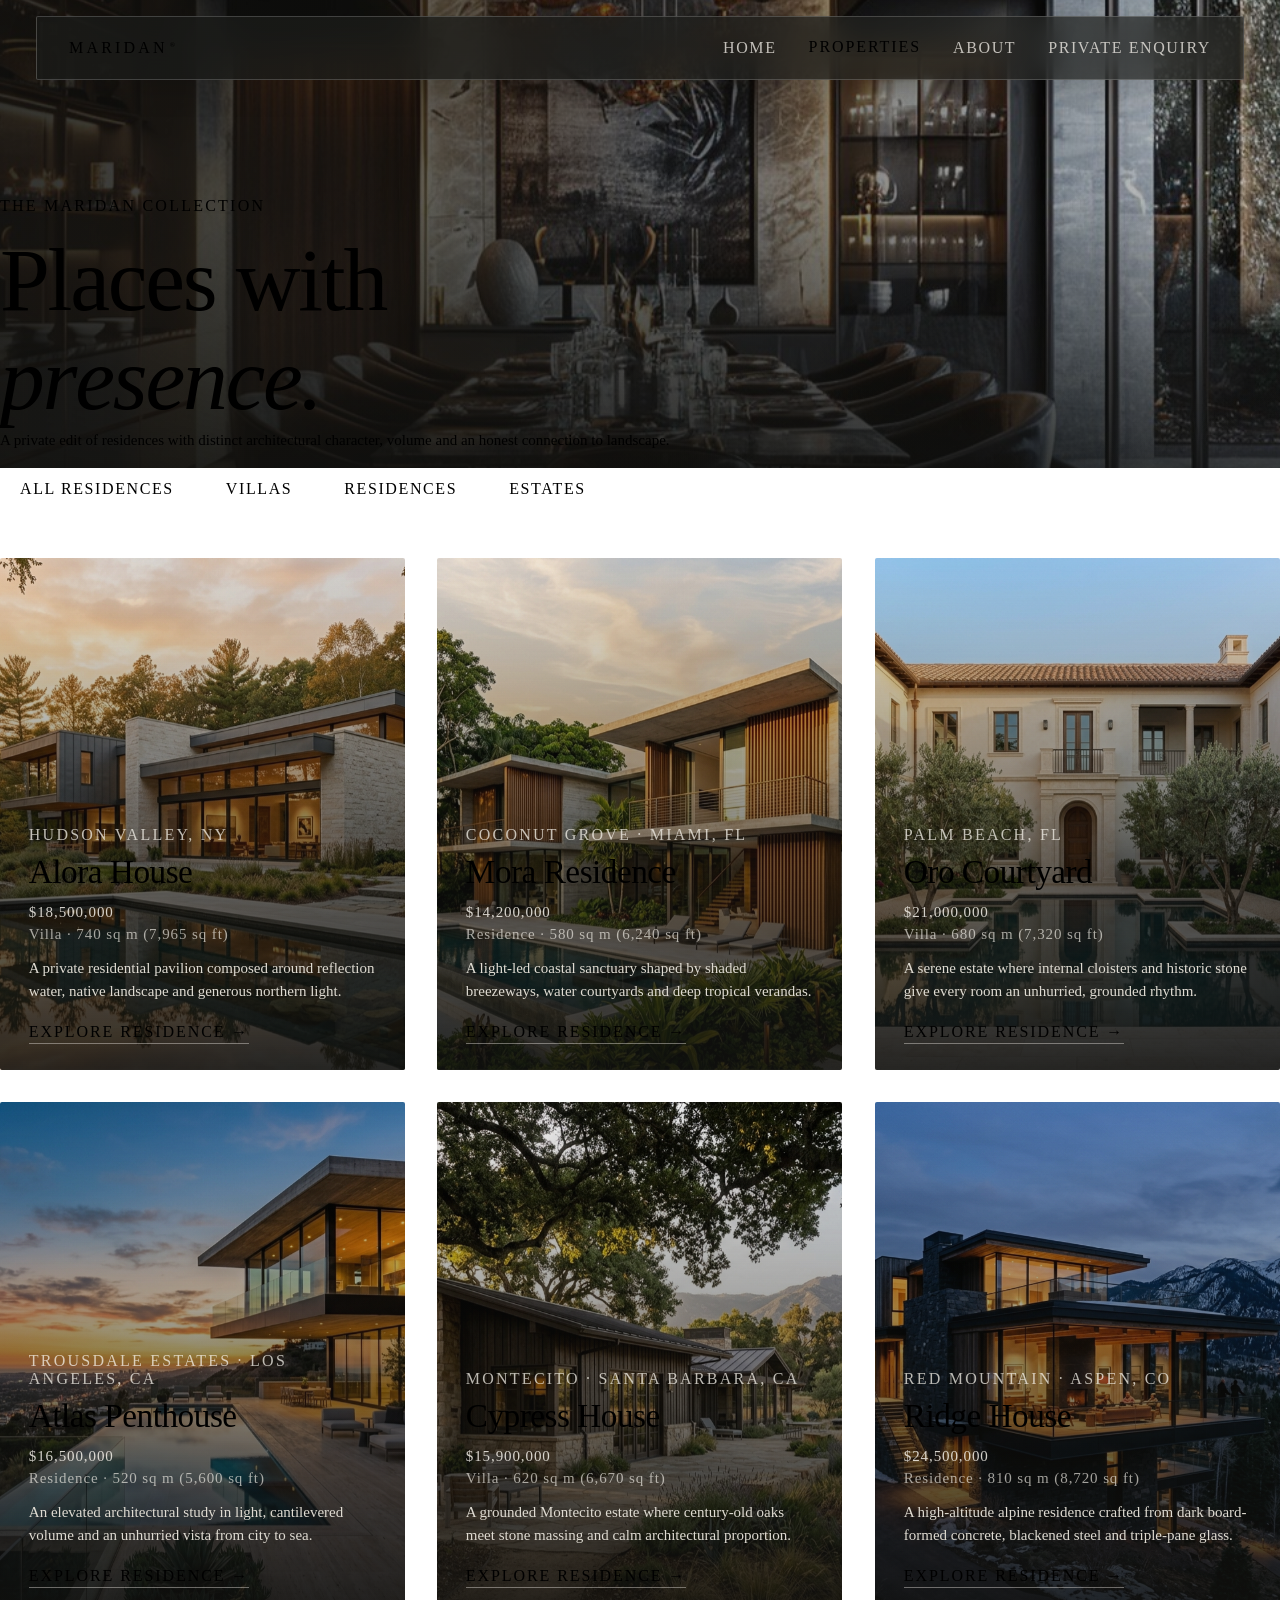
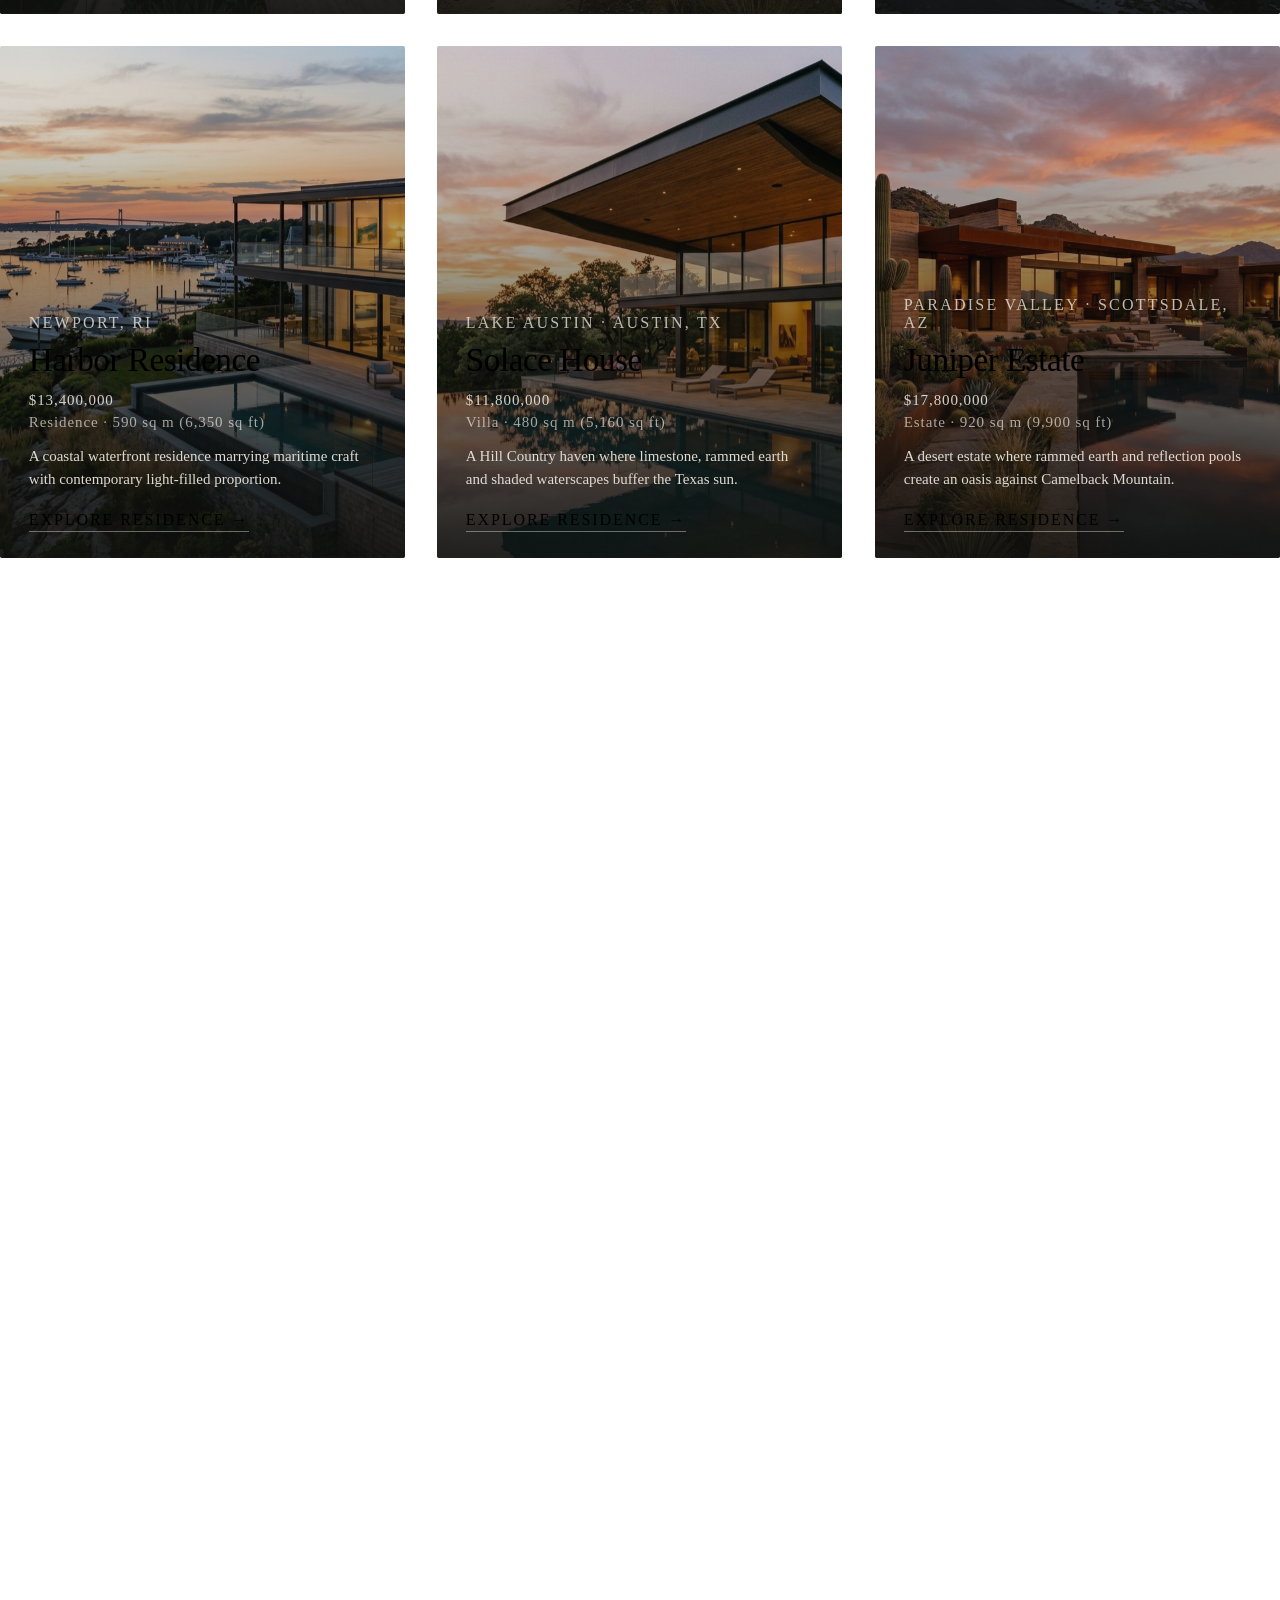
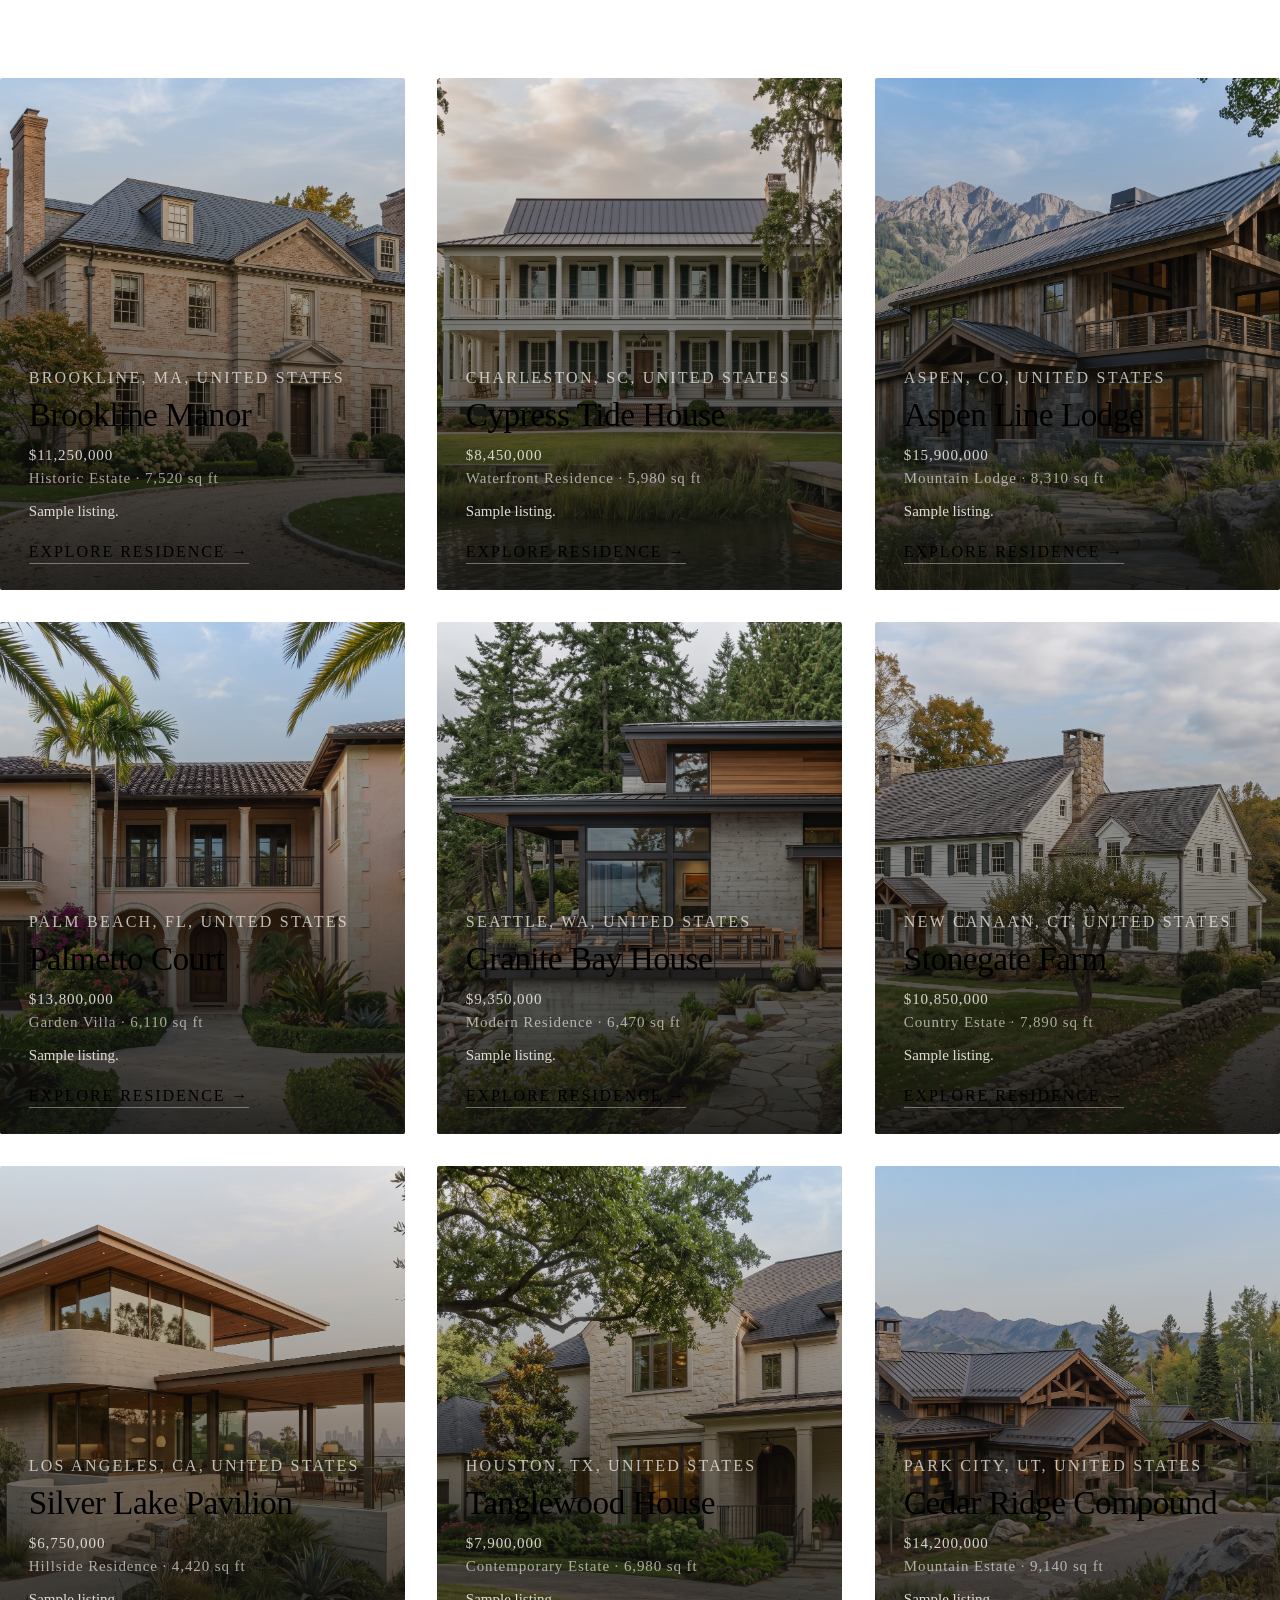
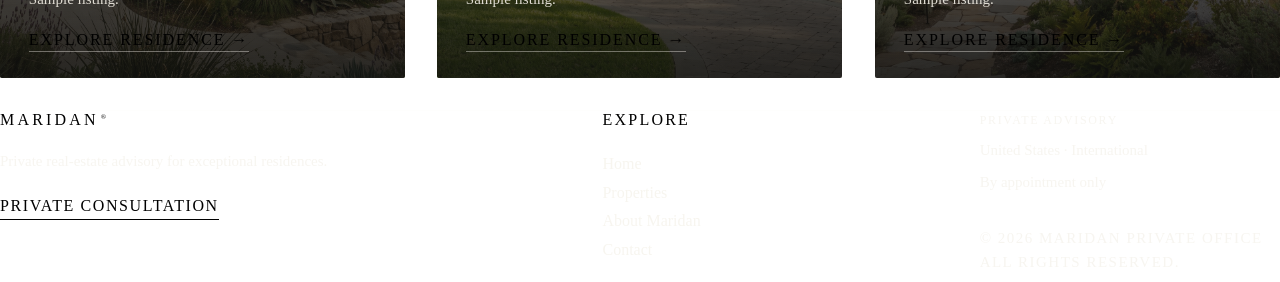
<file: properties/index.html>
<!doctype html><html lang="en"><head><meta charset="UTF-8"><meta name="viewport" content="width=device-width, initial-scale=1"><title>MARIDAN — Private Real Estate</title><link rel="stylesheet" href="/style.css"><script>window.MARIDAN_ASSET_BASE="/";</script></head><body>

<header>
<a class="brand" href="/">MARIDAN<sup>®</sup></a>
<button aria-controls="site-navigation" aria-expanded="false" class="menu" type="button">MENU</button>
<nav id="site-navigation">
<a href="/">Home</a>
<a class="active" href="/properties/">Properties</a>
<a href="/about/">About</a>
<a href="/contact/">Private enquiry</a>
</nav>
</header>
<main id="main-content">
<section class="page-hero">
<div class="image-cover" style="background-image:url('/assets/rooms/dining-room.jpg')"></div>
<div>
<p class="eyebrow">The Maridan Collection</p>
<h1>Places with<br/><em>presence.</em></h1>
<p class="lead">A private edit of residences with distinct architectural character, volume and an honest connection to landscape.</p>
</div>
</section>
<section class="collection-section">
<div aria-label="Filter residences" class="filters">
<button class="filter is-active" data-filter="All" type="button">All residences</button>
<button class="filter" data-filter="Villa" type="button">Villas</button>
<button class="filter" data-filter="Residence" type="button">Residences</button>
<button class="filter" data-filter="Estate" type="button">Estates</button>
</div>
<div class="property-grid" data-property-gallery=""></div>
</section>
</main>
<footer>
<div class="footer__brand">
<a class="brand" href="/">MARIDAN<sup>®</sup></a>
<p>Private real-estate advisory for exceptional residences.</p>
<a class="text-link" href="/contact/">Private consultation</a>
</div>
<div class="footer__links">
<p class="eyebrow">Explore</p>
<a href="/">Home</a>
<a href="/properties/">Properties</a>
<a href="/about/">About Maridan</a>
<a href="/contact/">Contact</a>
</div>
<div class="footer__details">
<p class="eyebrow">Private advisory</p>
<p>United States · International</p>
<p>By appointment only</p>
<p class="footer__legal">© 2026 Maridan Private Office<br/>All rights reserved.</p>
</div>
</footer>



<script src="/assets/three.min.js"></script><script src="/app.js"></script></body></html>
</file>
<file: style.css>
/*
Theme Name: Maridan Real Estate
Theme URI: https://example.com/
Author: Maridan
Description: Custom WordPress conversion of the Maridan real-estate HTML template.
Version: 1.1.0
Text Domain: maridan
*/

0,500;1,400&family=Manrope:wght@400;500;600&family=Playfair+Display:ital,wght@0,500;0,600;1,500;1,600&display=swap');

/* ==========================================================================
   1. DESIGN TOKENS & RESET
   ========================================================================== */

:root {
  /* Architectural Colour System (Warm Ivory, Deep Charcoal, Near-Black) */
  --color-cream: #f4f1ea;
  --color-cream-deep: #e8e3d9;
  --color-black: #11110f;
  --color-black-soft: #181815;
  --color-text-dark: #171714;
  --color-text-light: #f4f1ea;
  --color-muted-dark: #6e6a62;
  --color-muted-light: #aca79c;
  --color-line-dark: rgba(17, 17, 15, 0.12);
  --color-line-light: rgba(244, 241, 234, 0.16);
  --color-overlay: rgba(17, 17, 15, 0.68);
  --color-overlay-deep: rgba(17, 17, 15, 0.86);
  --color-accent: #8d7960;

  /* Typography */
  --serif: 'Playfair Display', Georgia, serif;
  --sans: 'Manrope', Arial, sans-serif;
  --mono: 'DM Mono', monospace;

  /* Geometry & Layout */
  --button-height: 52px;
  --space: clamp(4.5rem, 8vw, 8.5rem);
  --gutter: clamp(1.5rem, 5vw, 5rem);
}

*, *::before, *::after {
  box-sizing: border-box;
}

html {
  scroll-behavior: smooth;
  -webkit-font-smoothing: antialiased;
  -moz-osx-font-smoothing: grayscale;
}

body {
  margin: 0;
  background-color: var(--color-cream);
  color: var(--color-text-dark);
  font: 15px/1.7 var(--sans);
  text-rendering: optimizeLegibility;
  font-feature-settings: "kern" 1;
}

a {
  color: inherit;
  text-decoration: none;
}

img {
  display: block;
  max-width: 100%;
}

button, input, select, textarea {
  font: inherit;
}

button {
  cursor: pointer;
  background: none;
  border: none;
}

/* ==========================================================================
   2. TYPOGRAPHY (Pristine kerning, no collision)
   ========================================================================== */

h1, h2, h3, p {
  margin-top: 0;
}

h1, h2, h3 {
  font-family: var(--serif);
  font-weight: 500;
  color: var(--color-text-dark);
  overflow-wrap: normal;
  word-break: normal;
  hyphens: none;
}

h1 {
  font-size: clamp(3.2rem, 7vw, 6.4rem);
  line-height: 1.1;
  letter-spacing: -0.025em;
  margin-bottom: 1.5rem;
}

h2 {
  font-size: clamp(2.4rem, 4.8vw, 4.4rem);
  line-height: 1.14;
  letter-spacing: -0.02em;
  margin-bottom: 1.25rem;
}

h3 {
  font-size: clamp(1.6rem, 2.6vw, 2.5rem);
  line-height: 1.2;
  letter-spacing: -0.015em;
  margin-bottom: 0.85rem;
}

em {
  font-style: italic;
  font-weight: 500;
  color: var(--color-accent);
}

.eyebrow {
  display: block;
  margin-bottom: 1rem;
  font: 500 10px/1.5 var(--mono);
  letter-spacing: 0.14em;
  text-transform: uppercase;
  color: var(--color-accent);
}

.lead {
  font-size: clamp(1.05rem, 1.35vw, 1.25rem);
  line-height: 1.65;
  color: var(--color-muted-dark);
  max-width: 42rem;
}

/* Dark Section Typography Overrides */
.dark,
.property-scroll-container,
.property-showcase,
footer {
  color: var(--color-text-light);
}

.dark h1, .dark h2, .dark h3,
.property-scroll-container h1, .property-scroll-container h2, .property-scroll-container h3,
footer h1, footer h2, footer h3 {
  color: var(--color-text-light);
}

.dark .eyebrow,
.property-scroll-container .eyebrow {
  color: var(--color-accent);
}

.dark .lead,
.dark p {
  color: #dfdbd2;
}

/* ==========================================================================
   3. BUTTONS & INTERACTIVE ELEMENTS (Uniform 52px height)
   ========================================================================== */

.button {
  display: inline-flex;
  align-items: center;
  justify-content: center;
  min-height: var(--button-height);
  padding: 0 28px;
  border: 1px solid var(--color-black);
  border-radius: 2px;
  background-color: var(--color-black);
  color: var(--color-text-light);
  font: 500 10px/1 var(--mono);
  letter-spacing: 0.12em;
  text-transform: uppercase;
  text-decoration: none;
  cursor: pointer;
  white-space: nowrap;
  transform: translate3d(0, 0, 0) scale(1);
  box-shadow: 0 2px 6px rgba(0, 0, 0, 0.04);
  transition: background-color 0.25s ease, border-color 0.25s ease, color 0.25s ease, transform 0.3s cubic-bezier(0.2, 0.7, 0.2, 1), box-shadow 0.3s cubic-bezier(0.2, 0.7, 0.2, 1);
  will-change: transform;
}

.button:hover,
.button:focus-visible {
  background-color: var(--color-accent);
  border-color: var(--color-accent);
  color: #fff;
  transform: translate3d(0, -2px, 6px) scale(1.01);
  box-shadow: 0 8px 20px rgba(0, 0, 0, 0.16);
  outline: none;
}

.button:active {
  transform: translate3d(0, 0, 0) scale(1);
  box-shadow: 0 2px 6px rgba(0, 0, 0, 0.08);
}

.button--ghost {
  background-color: transparent;
  border-color: var(--color-black);
  color: var(--color-text-dark);
}

.button--ghost:hover,
.button--ghost:focus-visible {
  background-color: var(--color-black);
  border-color: var(--color-black);
  color: var(--color-text-light);
  transform: translate3d(0, -2px, 6px) scale(1.01);
  box-shadow: 0 8px 20px rgba(0, 0, 0, 0.14);
}

/* Dark Mode & CTA Buttons */
.dark .button,
.cta .button,
.detail-hero .button {
  background-color: var(--color-cream);
  border-color: var(--color-cream);
  color: var(--color-black);
}

.dark .button:hover,
.dark .button:focus-visible,
.cta .button:hover,
.cta .button:focus-visible,
.detail-hero .button:hover,
.detail-hero .button:focus-visible {
  background-color: transparent;
  border-color: var(--color-cream);
  color: var(--color-cream);
}

.detail-hero .button--ghost {
  background-color: transparent;
  border-color: rgba(244, 241, 234, 0.4);
  color: var(--color-cream);
}

.detail-hero .button--ghost:hover,
.detail-hero .button--ghost:focus-visible {
  background-color: var(--color-cream);
  border-color: var(--color-cream);
  color: var(--color-black);
}

.text-link {
  display: inline-flex;
  align-items: center;
  gap: 0.5rem;
  padding-bottom: 4px;
  border-bottom: 1px solid currentColor;
  font: 500 10px/1.2 var(--mono);
  letter-spacing: 0.1em;
  text-transform: uppercase;
  transition: color 0.25s ease, border-color 0.25s ease;
}

.text-link:hover,
.text-link:focus-visible {
  color: var(--color-accent);
  border-color: var(--color-accent);
  outline: none;
}

/* ==========================================================================
   4. NAVIGATION & HEADER (Smoked Architectural Glass)
   ========================================================================== */

header {
  position: fixed;
  top: 16px;
  left: clamp(12px, 3vw, 36px);
  right: clamp(12px, 3vw, 36px);
  z-index: 100;
  display: flex;
  align-items: center;
  justify-content: space-between;
  height: 64px;
  padding: 0 clamp(18px, 2.5vw, 36px);
  background: linear-gradient(110deg, rgba(24, 25, 23, 0.82), rgba(36, 37, 34, 0.65));
  border: 1px solid rgba(255, 255, 255, 0.18);
  border-radius: 2px;
  box-shadow: 0 10px 30px rgba(0, 0, 0, 0.14);
  backdrop-filter: blur(18px) saturate(110%);
  -webkit-backdrop-filter: blur(18px) saturate(110%);
  color: var(--color-text-light);
}

.brand {
  font: 600 15px var(--sans);
  letter-spacing: 0.2em;
  color: var(--color-text-light);
  white-space: nowrap;
}

.brand sup {
  font-size: 7px;
  margin-left: 2px;
}

nav {
  display: flex;
  align-items: center;
  gap: clamp(1.2rem, 2.5vw, 2.8rem);
  font: 500 10px/1 var(--mono);
  letter-spacing: 0.1em;
  text-transform: uppercase;
}

nav a {
  position: relative;
  padding: 6px 0;
  color: rgba(244, 241, 234, 0.76);
  transition: color 0.25s ease, transform 0.25s cubic-bezier(0.2, 0.7, 0.2, 1), letter-spacing 0.25s ease;
  transform: translate3d(0, 0, 0);
}

nav a::after {
  content: '';
  position: absolute;
  left: 0;
  right: 0;
  bottom: 0;
  height: 1px;
  background-color: var(--color-cream);
  transform: scaleX(0);
  transform-origin: right;
  transition: transform 0.3s cubic-bezier(0.2, 0.7, 0.2, 1);
}

nav a:hover,
nav a:focus-visible,
nav a.active {
  color: var(--color-text-light);
  transform: translate3d(0, -1px, 2px);
  letter-spacing: 0.12em;
  outline: none;
}

nav a:hover::after,
nav a:focus-visible::after,
nav a.active::after {
  transform: scaleX(1);
  transform-origin: left;
}

.menu {
  display: none;
  color: var(--color-text-light);
  font: 500 10px var(--mono);
  letter-spacing: 0.12em;
  text-transform: uppercase;
  padding: 8px 0;
}

/* ==========================================================================
   5. COVER IMAGES & HERO SECTIONS
   ========================================================================== */

.image-cover {
  background-position: center;
  background-size: cover;
  background-repeat: no-repeat;
}

.hero {
  position: relative;
  min-height: 720px;
  height: 100svh;
  display: flex;
  align-items: flex-end;
  padding: 10vw var(--gutter) clamp(4rem, 8vh, 6rem);
  color: var(--color-text-light);
  overflow: hidden;
  background-color: var(--color-black);
}

.hero-video {
  position: absolute;
  inset: 0;
  width: 100%;
  height: 100%;
  object-fit: cover;
  z-index: 0;
}

.hero::after {
  content: '';
  position: absolute;
  inset: 0;
  z-index: 1;
  background: linear-gradient(90deg, rgba(17, 17, 15, 0.88) 0%, rgba(17, 17, 15, 0.45) 50%, transparent 80%),
              linear-gradient(0deg, rgba(17, 17, 15, 0.85) 0%, transparent 55%);
}

.hero__copy {
  position: relative;
  z-index: 2;
  max-width: 52rem;
}

.hero__copy h1 {
  color: var(--color-text-light);
}

.hero__copy .lead {
  color: #dfdbd2;
  margin: 1.5rem 0 2rem;
}

.hero__details {
  position: absolute;
  z-index: 2;
  right: var(--gutter);
  bottom: clamp(3rem, 6vh, 5rem);
  font: 500 10px var(--mono);
  letter-spacing: 0.14em;
  color: rgba(244, 241, 234, 0.7);
}

.hero__details span {
  margin-left: 1.5rem;
}

/* Generic Page Hero */
.page-hero {
  position: relative;
  min-height: 52vh;
  padding: clamp(10rem, 16vw, 13rem) var(--gutter) clamp(4rem, 8vw, 6rem);
  display: flex;
  align-items: flex-end;
  color: var(--color-text-light);
  background-color: var(--color-black);
  overflow: hidden;
}

.page-hero .image-cover {
  position: absolute;
  inset: 0;
  z-index: 0;
}

.page-hero::before {
  content: '';
  position: absolute;
  inset: 0;
  z-index: 1;
  background: linear-gradient(90deg, rgba(17, 17, 15, 0.86) 0%, rgba(17, 17, 15, 0.52) 60%, rgba(17, 17, 15, 0.2) 100%),
              linear-gradient(0deg, rgba(17, 17, 15, 0.75) 0%, transparent 60%);
}

.page-hero > * {
  position: relative;
  z-index: 2;
}

.page-hero h1 {
  color: var(--color-text-light);
  margin-bottom: 0;
}

/* ==========================================================================
   6. PROPERTY DETAIL: INTRO HERO
   ========================================================================== */

.detail-hero {
  position: relative;
  min-height: 82vh;
  display: flex;
  align-items: flex-end;
  padding: clamp(10rem, 15vw, 12rem) var(--gutter) clamp(4rem, 7vh, 6rem);
  background-color: var(--color-black);
  color: var(--color-text-light);
  overflow: hidden;
}

.detail-hero .image-cover {
  position: absolute;
  inset: 0;
  z-index: 0;
}

.detail-hero.has-fallback-hero {
  background-color: var(--color-black);
  background-image: 
    radial-gradient(ellipse at 75% 35%, rgba(141, 121, 96, 0.14) 0%, transparent 60%),
    linear-gradient(160deg, #1d1c18 0%, var(--color-black-soft) 50%, var(--color-black) 100%);
}

.detail-hero.has-fallback-hero .image-cover.is-fallback {
  background-image: 
    radial-gradient(circle at 70% 35%, rgba(141, 121, 96, 0.1) 0%, transparent 65%),
    linear-gradient(180deg, rgba(27, 26, 23, 0.4) 0%, rgba(17, 17, 15, 0.92) 100%) !important;
}

.detail-hero::after {
  content: '';
  position: absolute;
  inset: 0;
  z-index: 1;
  background: linear-gradient(90deg, rgba(17, 17, 15, 0.88) 0%, rgba(17, 17, 15, 0.52) 55%, rgba(17, 17, 15, 0.25) 100%),
              linear-gradient(0deg, rgba(17, 17, 15, 0.88) 0%, transparent 60%);
}

.detail-hero__content {
  position: relative;
  z-index: 2;
  max-width: 54rem;
}

.detail-hero__content h1 {
  color: var(--color-text-light);
  margin-bottom: 1.25rem;
}

.property-identity__meta {
  display: flex;
  flex-wrap: wrap;
  align-items: center;
  gap: 0.6rem 1.4rem;
  font: 500 11px/1.4 var(--mono);
  letter-spacing: 0.08em;
  text-transform: uppercase;
  color: rgba(244, 241, 234, 0.8);
  margin-bottom: 2rem;
}

.property-identity__meta p {
  margin: 0;
}

.meta-sep {
  opacity: 0.4;
}

.detail-hero__actions {
  display: flex;
  flex-wrap: wrap;
  gap: 1rem;
}

/* ==========================================================================
   7. CINEMATIC PROPERTY SCROLL ENGINE (PINNED ARCHITECTURAL JOURNEY)
   ========================================================================== */

.property-scroll-container {
  position: relative;
  /* Scroll distance dynamically controlled by JS based on number of scenes */
  height: calc(100vh * var(--scroll-height-factor, 6.6));
  background-color: var(--color-black);
  isolation: isolate;
}

.property-viewport {
  position: sticky;
  top: 0;
  left: 0;
  width: 100%;
  height: 100vh;
  height: 100svh;
  overflow: hidden;
  background-color: var(--color-black);
  color: var(--color-text-light);
  isolation: isolate;
}

/* Persistent Architectural Header Bar (Never disappears during scroll) */
.property-viewport__header {
  position: absolute;
  top: 0;
  left: 0;
  right: 0;
  z-index: 30;
  display: flex;
  align-items: center;
  justify-content: space-between;
  gap: 2rem;
  padding: 2.2rem var(--gutter) 2rem;
  background: linear-gradient(180deg, rgba(17, 17, 15, 0.9) 0%, rgba(17, 17, 15, 0.5) 60%, transparent 100%);
  pointer-events: none;
}

.property-viewport__header * {
  pointer-events: auto;
}

.property-viewport__identity {
  display: flex;
  align-items: baseline;
  gap: 0.75rem;
}

.property-viewport__brand {
  font: 600 13px var(--sans);
  letter-spacing: 0.18em;
  color: rgba(244, 241, 234, 0.8);
}

.property-viewport__sep {
  opacity: 0.35;
  font-family: var(--mono);
}

.property-viewport__residence {
  font-family: var(--serif);
  font-size: 1.35rem;
  font-weight: 500;
  letter-spacing: -0.01em;
  color: var(--color-text-light);
}

.property-viewport__specs {
  display: flex;
  align-items: center;
  gap: 0.85rem;
  font: 500 10px var(--mono);
  letter-spacing: 0.08em;
  text-transform: uppercase;
  color: rgba(244, 241, 234, 0.7);
}

.property-viewport__dot {
  opacity: 0.4;
}

.property-viewport__price {
  font-family: var(--serif);
  font-size: 1.15rem;
  font-weight: 500;
  text-transform: none;
  letter-spacing: 0;
  color: var(--color-text-light);
  margin-left: 0.4rem;
}

/* Scenes Layer */
.property-viewport__scenes {
  position: absolute;
  inset: 0;
  z-index: 10;
}

.property-scene {
  position: absolute;
  inset: 0;
  opacity: 0;
  visibility: hidden;
  pointer-events: none;
  will-change: opacity;
}

.property-scene.is-active {
  visibility: visible;
  pointer-events: auto;
}

.property-scene__image-wrapper {
  position: absolute;
  inset: 0;
  overflow: hidden;
}

.property-scene__image {
  position: absolute;
  inset: 0;
  background-position: center;
  background-size: cover;
  background-repeat: no-repeat;
  will-change: transform;
}

.property-scene__overlay {
  position: absolute;
  inset: 0;
  background: linear-gradient(90deg, rgba(17, 17, 15, 0.86) 0%, rgba(17, 17, 15, 0.48) 50%, rgba(17, 17, 15, 0.18) 85%),
              linear-gradient(0deg, rgba(17, 17, 15, 0.88) 0%, transparent 60%);
}

.property-scene__content {
  position: absolute;
  left: var(--gutter);
  bottom: clamp(6.5rem, 14vh, 9.5rem);
  max-width: min(40rem, 86vw);
  z-index: 20;
  color: var(--color-text-light);
}

.property-scene__badge {
  display: inline-block;
  margin-bottom: 1rem;
  font: 500 10px/1 var(--mono);
  letter-spacing: 0.16em;
  text-transform: uppercase;
  color: var(--color-accent);
}

.property-scene__title {
  margin: 0 0 1.1rem;
  font-family: var(--serif);
  font-size: clamp(2.4rem, 5.5vw, 4.6rem);
  font-weight: 500;
  line-height: 1.1;
  letter-spacing: -0.025em;
  color: var(--color-text-light);
}

.property-scene__text {
  max-width: 32rem;
  margin: 0 0 1.4rem;
  font-size: clamp(0.95rem, 1.25vw, 1.15rem);
  line-height: 1.65;
  color: #dfdbd2;
}

.property-scene__meta {
  display: flex;
  flex-wrap: wrap;
  gap: 1rem;
  font: 500 9px var(--mono);
  letter-spacing: 0.1em;
  text-transform: uppercase;
  color: rgba(244, 241, 234, 0.65);
}

.property-scene__meta span::before {
  content: '·';
  margin-right: 0.5rem;
  color: var(--color-accent);
}

/* Bottom HUD Control Bar */
.property-viewport__hud {
  position: absolute;
  left: 0;
  right: 0;
  bottom: 0;
  z-index: 30;
  display: flex;
  align-items: center;
  justify-content: space-between;
  gap: 2rem;
  padding: 1.8rem var(--gutter) 2.2rem;
  background: linear-gradient(0deg, rgba(17, 17, 15, 0.9) 0%, rgba(17, 17, 15, 0.5) 60%, transparent 100%);
  pointer-events: none;
}

.property-hud__left {
  display: flex;
  align-items: center;
  gap: 0.85rem;
  font: 500 10px var(--mono);
  letter-spacing: 0.12em;
  text-transform: uppercase;
  color: rgba(244, 241, 234, 0.65);
}

.property-hud__counter {
  color: var(--color-text-light);
  font-weight: 600;
}

.property-hud__divider {
  opacity: 0.3;
}

.property-hud__scene-name {
  color: rgba(244, 241, 234, 0.9);
}

.property-hud__center {
  flex: 1;
  max-width: 340px;
}

.property-hud__progress-track {
  width: 100%;
  height: 2px;
  background-color: rgba(244, 241, 234, 0.2);
  border-radius: 1px;
  overflow: hidden;
}

.property-hud__progress-fill {
  width: 0%;
  height: 100%;
  background-color: var(--color-text-light);
  transition: width 0.08s linear;
}

.property-hud__right {
  font: 500 9px var(--mono);
  letter-spacing: 0.14em;
  text-transform: uppercase;
  color: rgba(244, 241, 234, 0.65);
}

/* ==========================================================================
   8. PROPERTY DOSSIER, SPECIFICATIONS & AMENITIES
   ========================================================================== */

.property-dossier {
  padding: var(--space) var(--gutter);
  display: grid;
  grid-template-columns: minmax(16rem, 0.75fr) minmax(0, 1fr);
  gap: clamp(3rem, 8vw, 8rem);
  background-color: var(--color-cream);
  border-bottom: 1px solid var(--color-line-dark);
}

.property-dossier h2 {
  margin: 0;
  max-width: 12ch;
}

.property-dossier__copy p {
  font-size: clamp(1.05rem, 1.35vw, 1.25rem);
  line-height: 1.7;
  color: var(--color-text-dark);
  margin-bottom: 1.5rem;
}

.property-dossier__copy p:last-child {
  color: var(--color-muted-dark);
  margin-bottom: 0;
}

/* Specifications Facts Grid */
.property-details {
  padding: var(--space) var(--gutter);
  background-color: var(--color-cream);
  border-bottom: 1px solid var(--color-line-dark);
}

.property-details > .eyebrow {
  margin-bottom: 1.5rem;
}

.facts {
  display: grid;
  grid-template-columns: repeat(4, 1fr);
  gap: 1.5rem;
  border-top: 1px solid var(--color-line-dark);
  padding-top: 2rem;
}

.fact-card {
  padding: 1.25rem 1.5rem;
  border-left: 1px solid var(--color-line-dark);
}

.fact-card:first-child {
  border-left: none;
  padding-left: 0;
}

.fact-card span {
  display: block;
  font: 500 10px/1.4 var(--mono);
  letter-spacing: 0.1em;
  text-transform: uppercase;
  color: var(--color-muted-dark);
  margin-bottom: 0.6rem;
}

.fact-card strong {
  display: block;
  font-family: var(--serif);
  font-size: clamp(1.25rem, 1.8vw, 1.75rem);
  font-weight: 500;
  color: var(--color-text-dark);
}

/* Amenities & Architectural Highlights */
.property-amenities-section {
  padding: var(--space) var(--gutter);
  background-color: var(--color-cream);
  border-bottom: 1px solid var(--color-line-dark);
}

.property-amenities-section h2 {
  margin-bottom: 3rem;
}

.amenities-grid {
  display: grid;
  grid-template-columns: repeat(4, 1fr);
  gap: 2rem;
}

.amenity-item {
  border-top: 1px solid var(--color-line-dark);
  padding-top: 1.5rem;
}

.amenity-item b {
  display: block;
  font: 500 10px var(--mono);
  letter-spacing: 0.14em;
  text-transform: uppercase;
  color: var(--color-accent);
  margin-bottom: 0.75rem;
}

.amenity-item p {
  margin: 0;
  font-size: 0.95rem;
  line-height: 1.6;
  color: var(--color-text-dark);
}

/* ==========================================================================
   9. CATALOGUE & PROPERTY CARDS (No Image Repeats, Pristine Hover)
   ========================================================================== */

.collection-section {
  padding: var(--space) var(--gutter);
}

.section-head {
  display: flex;
  justify-content: space-between;
  align-items: flex-end;
  gap: 2rem;
  margin-bottom: 3.5rem;
}

.section-head .lead {
  margin: 0;
}

.filters {
  display: flex;
  gap: 0.75rem;
  flex-wrap: wrap;
  margin-bottom: 3rem;
}

.filter {
  min-height: 42px;
  padding: 0 20px;
  border: 1px solid var(--color-line-dark);
  background: transparent;
  color: var(--color-text-dark);
  font: 500 10px var(--mono);
  letter-spacing: 0.1em;
  text-transform: uppercase;
  border-radius: 2px;
  transition: background-color 0.25s ease, border-color 0.25s ease, color 0.25s ease;
}

.filter:hover,
.filter.is-active {
  background-color: var(--color-black);
  border-color: var(--color-black);
  color: var(--color-text-light);
}

.property-grid {
  display: grid;
  grid-template-columns: repeat(3, 1fr);
  gap: 2rem;
  perspective: 1400px;
}

.property-card {
  position: relative;
  min-height: 32rem;
  background-color: var(--color-black);
  overflow: hidden;
  border-radius: 2px;
  isolation: isolate;
  transform-style: preserve-3d;
  transition: opacity 0.72s cubic-bezier(0.22, 1, 0.36, 1) var(--card-delay, 0ms), transform 0.72s cubic-bezier(0.22, 1, 0.36, 1) var(--card-delay, 0ms), box-shadow 0.6s ease;
  will-change: transform;
}

.property-card.reveal {
  opacity: 0;
  transform: translate3d(0, 28px, 0) scale(0.992);
}

.property-card.reveal.is-visible {
  opacity: 1;
  transform: translate3d(0, 0, 0);
}

.property-card.reveal.is-completed {
  transition: transform 0.6s cubic-bezier(0.2, 0.7, 0.2, 1), box-shadow 0.6s ease, opacity 0.6s ease !important;
  will-change: transform;
}

.property-card__link {
  display: block;
  height: 100%;
  color: inherit;
  transform-style: preserve-3d;
}

.property-card__image {
  position: absolute;
  inset: 0;
  background-position: center;
  background-size: cover;
  transition: transform 0.85s cubic-bezier(0.2, 0.7, 0.2, 1);
  transform-origin: center center;
  will-change: transform;
}

.property-card__overlay {
  position: absolute;
  inset: 0;
  background: linear-gradient(180deg, rgba(17, 17, 15, 0.05) 0%, rgba(17, 17, 15, 0.88) 100%);
  transition: background 0.4s ease;
  transform: translate3d(0, 0, 10px);
}

.property-card.has-fallback-hero {
  background-color: var(--color-black-soft);
  background-image: 
    radial-gradient(ellipse at 70% 30%, rgba(141, 121, 96, 0.11) 0%, transparent 65%),
    linear-gradient(165deg, #1b1a17 0%, var(--color-black-soft) 45%, var(--color-black) 100%);
  border: 1px solid rgba(244, 241, 234, 0.08);
}

.property-card__image.is-fallback {
  background-image: 
    radial-gradient(circle at 65% 35%, rgba(141, 121, 96, 0.09) 0%, transparent 60%),
    linear-gradient(180deg, rgba(27, 26, 23, 0.5) 0%, rgba(17, 17, 15, 0.95) 100%) !important;
}

.property-card:hover .property-card__image,
.property-card:focus-within .property-card__image {
  transform: scale(1.045) translate3d(0, -0.65%, 0);
}

@media (hover: hover) and (pointer: fine) {
  .property-card:hover {
    transform: translate3d(0, -9px, 0) scale(1.012) !important;
    box-shadow: 0 22px 48px rgba(0, 0, 0, 0.3);
  }
}

.property-card:focus-within {
  transform: translate3d(0, -7px, 0) scale(1.01) !important;
  box-shadow: 0 20px 42px rgba(0, 0, 0, 0.28);
}

@media (hover: none) {
  .property-card:active {
    transform: translate3d(0, -4px, 0) scale(1.006) !important;
    box-shadow: 0 14px 30px rgba(0, 0, 0, 0.24);
  }
}

@media (prefers-reduced-motion: reduce) {
  .property-card,
  .property-card.reveal,
  .property-card.reveal.is-visible,
  .property-card__image,
  .property-photo-gallery__item,
  .property-photo-gallery__item img {
    opacity: 1;
    transform: none !important;
    transition: none !important;
  }
}

/* ========================================================================== 
   ABOUT PAGE — IMMERSIVE 3D & CINEMATIC EDITORIAL EXPERIENCE
   ========================================================================== */

/* 1. HERO — FLOATING 3D TYPOGRAPHY & CINEMATIC AMBIENCE */
.page--about .about-hero {
  position: relative;
  min-height: min(920px, 94svh);
  display: grid;
  align-items: end;
  overflow: hidden;
  background: var(--color-black);
  color: var(--color-text-light);
  perspective: 1200px;
  transform-style: preserve-3d;
  isolation: isolate;
}

.about-hero__bg-wrap {
  position: absolute;
  inset: -6%;
  width: 112%;
  height: 112%;
  z-index: 0;
  overflow: hidden;
  pointer-events: none;
  will-change: transform;
  transition: transform 0.25s cubic-bezier(0.2, 0.8, 0.2, 1);
}

.about-hero__bg {
  width: 100%;
  height: 100%;
  object-fit: cover;
  filter: brightness(0.85) contrast(1.08);
}

.page--about.about-motion-ready .about-hero__bg {
  animation: heroKenBurns 26s ease-in-out infinite alternate;
}

@keyframes heroKenBurns {
  0% { transform: scale(1) translate3d(0, 0, 0); }
  100% { transform: scale(1.06) translate3d(-1.5%, -1.2%, 0); }
}

.about-hero__light-sweep {
  position: absolute;
  inset: 0;
  background: radial-gradient(circle at var(--mouse-x-pct, 45%) var(--mouse-y-pct, 50%), rgba(212, 175, 55, 0.08) 0%, transparent 60%);
  pointer-events: none;
  transition: opacity 0.5s ease;
}

.about-hero__overlay {
  position: absolute;
  inset: 0;
  z-index: 1;
  background: 
    linear-gradient(90deg, rgba(14, 13, 11, 0.88) 0%, rgba(14, 13, 11, 0.6) 45%, rgba(14, 13, 11, 0.25) 100%),
    linear-gradient(0deg, rgba(14, 13, 11, 0.95) 0%, rgba(14, 13, 11, 0.45) 45%, rgba(14, 13, 11, 0.2) 100%);
}

.about-hero__content {
  position: relative;
  z-index: 2;
  max-width: 58rem;
  padding: clamp(6rem, 11vh, 9rem) var(--gutter) clamp(3rem, 5vw, 5rem);
  transform-style: preserve-3d;
  will-change: transform;
  transition: transform 0.25s cubic-bezier(0.2, 0.8, 0.2, 1);
}

.about-hero__eyebrow {
  color: #e5d1b3;
  letter-spacing: 0.22em;
  font: 500 11px/1.4 var(--mono);
  margin-bottom: 1.4rem;
}

.page--about.about-motion-ready .about-hero__eyebrow {
  animation: heroFadeUp 0.8s cubic-bezier(0.16, 1, 0.3, 1) 0.2s both;
}

.about-hero__title {
  color: #ffffff;
  font: 500 clamp(2.8rem, 5.8vw, 5.2rem)/0.98 var(--serif);
  letter-spacing: -0.015em;
  margin-bottom: 1.2rem;
  transform-style: preserve-3d;
  perspective: 900px;
}

.hero-word-wrap {
  display: inline-block;
  overflow: visible;
  transform-style: preserve-3d;
  margin-right: 0.28em;
}

.hero-word {
  display: inline-block;
  transform-style: preserve-3d;
}

.page--about.about-motion-ready .hero-word {
  animation: 
    wordEntrance 0.95s cubic-bezier(0.16, 1, 0.3, 1) calc(0.35s + var(--w-idx, 0) * 0.09s) both,
    floatingLetter 6s ease-in-out calc(1.3s + var(--w-idx, 0) * 0.25s) infinite alternate;
}

.hero-word {
  text-shadow: 0 4px 24px rgba(0, 0, 0, 0.92), 0 1px 4px rgba(0, 0, 0, 0.98), 0 0 32px rgba(255, 255, 255, 0.16);
}

.hero-word--accent em {
  color: #f0dfc4;
  font-style: italic;
  text-shadow: 0 0 25px rgba(240, 223, 196, 0.42), 0 4px 22px rgba(0, 0, 0, 0.92);
}

@keyframes wordEntrance {
  0% {
    opacity: 0;
    transform: translate3d(0, 42px, -45px) rotateX(32deg) rotateY(-8deg);
  }
  100% {
    opacity: 1;
    transform: translate3d(0, 0, 0) rotateX(0deg) rotateY(0deg);
  }
}

@keyframes floatingLetter {
  0% {
    transform: translate3d(0, 0, 0) rotateX(0deg) rotateY(0deg);
  }
  50% {
    transform: translate3d(0, -5px, 12px) rotateX(2deg) rotateY(-1.2deg);
  }
  100% {
    transform: translate3d(0, 4px, -6px) rotateX(-1.5deg) rotateY(1deg);
  }
}

@keyframes heroFadeUp {
  to {
    opacity: 1;
    transform: translate3d(0, 0, 0);
  }
}

.about-hero__lede {
  max-width: 44rem;
  margin: 0 0 1.8rem;
  color: rgba(255, 255, 255, 0.94);
  text-shadow: 0 2px 14px rgba(0, 0, 0, 0.7);
  font: 400 clamp(1.05rem, 1.4vw, 1.25rem)/1.65 var(--sans);
}

.page--about.about-motion-ready .about-hero__lede {
  animation: heroFadeUp 0.85s cubic-bezier(0.16, 1, 0.3, 1) 1.65s both;
}

.about-hero__actions {
  display: flex;
  flex-wrap: wrap;
  gap: 1.2rem;
}

.page--about.about-motion-ready .about-hero__actions {
  animation: heroFadeUp 0.85s cubic-bezier(0.16, 1, 0.3, 1) 1.9s both;
}

/* 2. LUXURY BUTTONS & HOVER STATES */
.button--luxury {
  position: relative;
  transition: transform 0.4s cubic-bezier(0.2, 0.8, 0.2, 1), box-shadow 0.4s cubic-bezier(0.2, 0.8, 0.2, 1), background-color 0.3s ease, border-color 0.3s ease;
  letter-spacing: 0.12em;
  font-weight: 500;
}

.button--luxury:hover,
.button--luxury:focus-visible {
  transform: translateY(-3px) translateZ(8px);
  box-shadow: 0 14px 28px rgba(0, 0, 0, 0.45), 0 0 24px rgba(197, 168, 128, 0.28);
}

.about-hero .button--ghost.button--luxury {
  border-color: rgba(215, 198, 169, 0.55);
  color: #f4f1ea;
  backdrop-filter: blur(4px);
}

.about-hero .button--ghost.button--luxury:hover {
  background: #d7c6a9;
  border-color: #d7c6a9;
  color: var(--color-black);
}

/* 3. BRAND STORY — DEPTH AND PARALLAX */
.page--about .about-story {
  display: grid;
  grid-template-columns: 0.95fr 1.05fr;
  gap: clamp(3rem, 7vw, 8rem);
  align-items: center;
  padding: var(--space) var(--gutter);
  background: var(--color-cream);
}

.about-rule--draw {
  display: block;
  width: 5.5rem;
  height: 1.5px;
  background: linear-gradient(90deg, #c5a880, transparent);
  margin: 2rem 0;
  transform-origin: left;
  transform: scaleX(0);
  transition: transform 1.2s cubic-bezier(0.16, 1, 0.3, 1) 0.3s;
}

.about-story.is-visible .about-rule--draw {
  transform: scaleX(1);
}

.about-story__copy h2 {
  font-size: clamp(2rem, 3.8vw, 3.4rem);
}

.about-story__copy h2 em {
  color: var(--color-accent);
}

.about-story__paragraph {
  font-size: clamp(1.05rem, 1.35vw, 1.22rem);
  line-height: 1.75;
  color: var(--color-muted-dark);
  margin-bottom: 1.5rem;
}

.about-story__image-wrap {
  position: relative;
  margin: 0;
  border-radius: 2px;
  overflow: hidden;
  box-shadow: 0 24px 50px rgba(17, 17, 15, 0.14);
  transform-style: preserve-3d;
  transition: transform 0.6s cubic-bezier(0.2, 0.8, 0.2, 1);
}

.about-story__image-wrap:hover {
  transform: translateY(-4px) scale(1.01);
  box-shadow: 0 32px 64px rgba(17, 17, 15, 0.2);
}

.about-story__image {
  display: block;
  width: 100%;
  height: clamp(28rem, 50vw, 42rem);
  object-fit: cover;
  transition: transform 0.85s cubic-bezier(0.16, 1, 0.3, 1);
  will-change: transform;
}

.about-story__image-wrap:hover .about-story__image {
  transform: scale(1.045);
}

/* 4. CINEMATIC FULL-SCREEN ARCHITECTURAL IMAGE SECTION */
.page--about .about-architecture {
  position: relative;
  height: min(72vw, 860px);
  min-height: 28rem;
  margin: 0;
  overflow: hidden;
  background: var(--color-black);
}

.about-architecture__image-wrap {
  position: absolute;
  inset: -8%;
  width: 116%;
  height: 116%;
}

.about-architecture__image-wrap img {
  width: 100%;
  height: 100%;
  object-fit: cover;
  will-change: transform;
  transition: transform 0.25s linear;
}

.about-architecture__overlay {
  position: absolute;
  inset: 0;
  background: linear-gradient(180deg, rgba(17, 17, 15, 0.2) 0%, rgba(17, 17, 15, 0.4) 50%, rgba(17, 17, 15, 0.85) 100%);
}

.about-architecture__caption {
  position: absolute;
  z-index: 2;
  left: var(--gutter);
  right: var(--gutter);
  bottom: clamp(2.5rem, 5vw, 4.5rem);
  color: #fff;
  display: flex;
  flex-direction: column;
  gap: 0.6rem;
}

.about-architecture__eyebrow {
  font: 500 11px var(--mono);
  letter-spacing: 0.22em;
  text-transform: uppercase;
  color: #d7c6a9;
}

.about-architecture__title {
  font: 500 clamp(1.4rem, 2.8vw, 2.4rem) var(--serif);
  letter-spacing: 0.02em;
  text-shadow: 0 4px 20px rgba(0, 0, 0, 0.8);
}

/* 5. THREE 3D PHILOSOPHY CARDS */
.page--about .about-pillars {
  padding: var(--space) var(--gutter);
  background: var(--color-cream-deep);
  perspective: 1200px;
}

.about-section-head {
  max-width: 58rem;
  margin-bottom: clamp(3rem, 7vw, 6rem);
}

.about-section-head h2 {
  font-size: clamp(2.2rem, 4.2vw, 3.6rem);
}

.about-section-head h2 em {
  color: var(--color-accent);
}

.about-pillars__grid {
  display: grid;
  grid-template-columns: repeat(3, 1fr);
  gap: clamp(1.5rem, 3.2vw, 2.8rem);
  perspective: 1400px;
}

.about-pillar--3d {
  background: #fff;
  padding: clamp(1.6rem, 2.5vw, 2.2rem);
  border-radius: 2px;
  box-shadow: 0 16px 36px rgba(17, 17, 15, 0.06);
  transform-style: preserve-3d;
  transition: transform 0.4s cubic-bezier(0.2, 0.8, 0.2, 1), box-shadow 0.4s cubic-bezier(0.2, 0.8, 0.2, 1);
  position: relative;
}

.about-pillar--3d:hover {
  box-shadow: 0 28px 56px rgba(17, 17, 15, 0.16);
}

.about-pillar__image-box {
  position: relative;
  overflow: hidden;
  border-radius: 1px;
  margin-bottom: 1.8rem;
  transform-style: preserve-3d;
}

.about-pillar__image-box img {
  display: block;
  width: 100%;
  height: clamp(16rem, 24vw, 22rem);
  object-fit: cover;
  transition: transform 0.75s cubic-bezier(0.16, 1, 0.3, 1);
}

.about-pillar--3d:hover .about-pillar__image-box img {
  transform: scale(1.055) translateZ(8px);
}

.about-pillar__glare {
  position: absolute;
  inset: 0;
  background: linear-gradient(135deg, rgba(255, 255, 255, 0.2) 0%, transparent 60%);
  opacity: 0;
  transition: opacity 0.4s ease;
  pointer-events: none;
}

.about-pillar--3d:hover .about-pillar__glare {
  opacity: 1;
}

.pillar-num {
  color: var(--color-accent);
  font-weight: 600;
  margin-right: 0.4rem;
}

.about-pillar--3d h3 {
  font-size: clamp(1.45rem, 2vw, 1.9rem);
  margin-top: 0.4rem;
}

.about-pillar__gold-line {
  display: block;
  width: 2.8rem;
  height: 1px;
  background: var(--color-accent);
  margin: 1rem 0 1.2rem;
  transform-origin: left;
  transition: width 0.4s ease, background-color 0.3s ease;
}

.about-pillar--3d:hover .about-pillar__gold-line {
  width: 4.8rem;
  background: #c5a880;
}

.about-pillar--3d p:last-child {
  color: var(--color-muted-dark);
  font-size: 0.98rem;
  line-height: 1.65;
  margin: 0;
}

/* 6. CURATED RESIDENCES GALLERY */
.page--about .about-collection {
  padding: var(--space) var(--gutter);
  background: var(--color-black);
  color: var(--color-text-light);
  perspective: 1200px;
}

.about-collection__head {
  display: grid;
  grid-template-columns: 1.15fr 0.65fr;
  align-items: end;
  gap: 3rem;
  margin-bottom: clamp(3rem, 7vw, 6rem);
}

.about-collection__head h2 {
  color: var(--color-text-light);
  font-size: clamp(2.2rem, 4.2vw, 3.6rem);
}

.about-collection__head h2 em {
  color: #dfcfb7;
}

.about-collection__head > p {
  margin: 0;
  color: #c9c4ba;
  max-width: 32rem;
  font-size: 1.05rem;
  line-height: 1.7;
}

.about-collection__grid {
  display: grid;
  grid-template-columns: repeat(3, 1fr);
  gap: clamp(1.5rem, 3.2vw, 2.8rem);
}

.about-residence--3d {
  display: grid;
  gap: 1.2rem;
  color: var(--color-text-light);
  border-bottom: 1px solid var(--color-line-light);
  padding-bottom: 1.8rem;
  transform-style: preserve-3d;
  transition: transform 0.4s cubic-bezier(0.2, 0.8, 0.2, 1);
  text-decoration: none;
}

.about-residence__image-wrap {
  position: relative;
  overflow: hidden;
  border-radius: 2px;
}

.about-residence__image-wrap img {
  display: block;
  width: 100%;
  height: clamp(17rem, 27vw, 25rem);
  object-fit: cover;
  transition: transform 0.75s cubic-bezier(0.16, 1, 0.3, 1);
}

.about-residence--3d:hover .about-residence__image-wrap img {
  transform: scale(1.05);
}

.about-residence__glare {
  position: absolute;
  inset: 0;
  background: linear-gradient(135deg, rgba(215, 198, 169, 0.18) 0%, transparent 60%);
  opacity: 0;
  transition: opacity 0.4s ease;
  pointer-events: none;
}

.about-residence--3d:hover .about-residence__glare {
  opacity: 1;
}

.about-residence--3d:hover {
  transform: translateY(-4px);
}

.about-residence__meta span {
  display: block;
  font: 500 clamp(1.35rem, 2vw, 2rem) var(--serif);
  color: var(--color-text-light);
}

.about-residence__meta small {
  display: block;
  margin-top: 0.35rem;
  font: 500 10px var(--mono);
  letter-spacing: 0.1em;
  text-transform: uppercase;
  color: var(--color-muted-light);
}

.about-residence__meta b {
  display: inline-block;
  margin-top: 0.8rem;
  font: 500 11px var(--mono);
  letter-spacing: 0.14em;
  text-transform: uppercase;
  color: #d7c6a9;
  transition: color 0.3s ease, transform 0.3s ease;
}

.about-residence--3d:hover .about-residence__meta b {
  color: #f4f1ea;
  transform: translateX(4px);
}

.about-residence--3d:focus-visible {
  outline: 2px solid #d7c6a9;
  outline-offset: 5px;
}

/* 7. APPROACH STEPS & ART OF LIVING */
.page--about .about-approach {
  padding: var(--space) var(--gutter);
  background: var(--color-cream);
}

.about-approach__steps {
  margin: 0;
  padding: 0;
  list-style: none;
  border-top: 1px solid var(--color-line-dark);
}

.about-approach__steps li {
  display: grid;
  grid-template-columns: 0.28fr 0.72fr;
  gap: 2rem;
  padding: 2.2rem 0;
  border-bottom: 1px solid var(--color-line-dark);
  transition: transform 0.4s ease, border-bottom-color 0.4s ease;
}

.about-approach__steps li:hover {
  transform: translateX(8px);
  border-bottom-color: var(--color-accent);
}

.about-approach__steps b {
  color: var(--color-accent);
  font: 500 12px var(--mono);
  letter-spacing: 0.16em;
}

.about-approach__steps h3 {
  margin-bottom: 0.5rem;
  font-size: clamp(1.4rem, 2vw, 1.8rem);
}

.about-approach__steps p {
  max-width: 44rem;
  margin: 0;
  color: var(--color-muted-dark);
  line-height: 1.7;
}

.page--about .about-living {
  display: grid;
  grid-template-columns: 1.1fr 0.9fr;
  gap: clamp(3rem, 7vw, 8rem);
  align-items: center;
  padding: var(--space) var(--gutter);
  background: var(--color-cream-deep);
}

.about-living__figure {
  margin: 0;
  border-radius: 2px;
  overflow: hidden;
  box-shadow: 0 20px 45px rgba(17, 17, 15, 0.12);
}

.about-living__figure img {
  display: block;
  width: 100%;
  height: clamp(24rem, 45vw, 36rem);
  object-fit: cover;
  transition: transform 0.85s cubic-bezier(0.16, 1, 0.3, 1);
}

.about-living__figure:hover img {
  transform: scale(1.045);
}

.about-living__copy h2 {
  font-size: clamp(2rem, 3.8vw, 3.2rem);
}

.about-living__copy h2 em {
  color: var(--color-accent);
}

.about-living__copy p:not(.eyebrow) {
  font-size: clamp(1.02rem, 1.3vw, 1.2rem);
  line-height: 1.75;
  color: var(--color-muted-dark);
  margin-bottom: 1.5rem;
}

.about-living .text-link {
  display: inline-block;
  font: 500 11px var(--mono);
  letter-spacing: 0.14em;
  text-transform: uppercase;
  color: var(--color-text-dark);
  border-bottom: 1px solid var(--color-accent);
  padding-bottom: 2px;
  transition: color 0.3s ease, border-color 0.3s ease, transform 0.3s ease;
}

.about-living .text-link:hover {
  color: var(--color-accent);
  transform: translateX(4px);
}

/* 8. FINAL CINEMATIC CTA */
.page--about .about-closing {
  position: relative;
  min-height: min(720px, 78svh);
  display: grid;
  place-items: center;
  overflow: hidden;
  text-align: center;
  color: var(--color-text-light);
  background: var(--color-black);
}

.about-closing__bg-wrap {
  position: absolute;
  inset: -6%;
  width: 112%;
  height: 112%;
}

.about-closing__bg-wrap img {
  width: 100%;
  height: 100%;
  object-fit: cover;
  filter: brightness(0.82) contrast(1.05);
}

.page--about.about-motion-ready .about-closing__bg-wrap img {
  animation: heroKenBurns 28s ease-in-out infinite alternate;
}

.about-closing__overlay {
  position: absolute;
  inset: 0;
  background: radial-gradient(circle at center, rgba(14, 13, 11, 0.45) 0%, rgba(14, 13, 11, 0.85) 100%);
}

.about-closing__content {
  position: relative;
  z-index: 2;
  max-width: 54rem;
  padding: var(--space) var(--gutter);
}

.about-closing h2 {
  color: var(--color-text-light);
  font-size: clamp(2.4rem, 4.8vw, 4.2rem);
  line-height: 1.15;
}

.about-closing h2 em {
  color: #dfcfb7;
}

.about-closing__content > p:not(.eyebrow) {
  color: rgba(244, 241, 234, 0.88);
  margin: 0 auto 2.2rem;
  max-width: 38rem;
  font-size: clamp(1.05rem, 1.4vw, 1.25rem);
  line-height: 1.7;
}

/* 9. RESPONSIVE BREAKPOINTS */
@media (max-width: 900px) {
  .page--about .about-story,
  .page--about .about-living,
  .about-collection__head {
    grid-template-columns: 1fr;
    gap: 2.5rem;
  }
  .about-pillars__grid,
  .about-collection__grid {
    grid-template-columns: 1fr;
  }
  .about-story__image-wrap {
    min-height: 22rem;
  }
  .about-pillar__image-box img,
  .about-residence__image-wrap img {
    height: min(100vw, 26rem);
  }
}

@media (max-width: 600px) {
  .page--about .about-hero {
    min-height: 44rem;
  }
  .about-hero__actions {
    display: grid;
    width: 100%;
  }
  .about-hero__actions .button {
    width: 100%;
    text-align: center;
  }
  .about-approach__steps li {
    grid-template-columns: 1fr;
    gap: 0.6rem;
  }
  .hero-title-break {
    display: none;
  }
}

/* 10. PREFERS-REDUCED-MOTION */
@media (prefers-reduced-motion: reduce) {
  .about-hero__bg,
  .about-closing__bg-wrap img {
    animation: none !important;
    transform: none !important;
  }
  .about-hero__eyebrow,
  .about-hero__lede,
  .about-hero__actions {
    opacity: 1 !important;
    transform: none !important;
    animation: none !important;
  }
  .hero-word {
    opacity: 1 !important;
    transform: none !important;
    animation: none !important;
  }
  .about-story__image,
  .about-architecture__image-wrap img,
  .about-pillar--3d,
  .about-residence--3d {
    animation: none !important;
    transform: none !important;
    transition: none !important;
  }
  .about-rule--draw {
    transform: scaleX(1) !important;
    transition: none !important;
  }
}

/* About content remains visible unless its reveal observer is ready. */
.page--about:not(.about-reveals-ready) .reveal {
  opacity: 1;
  transform: none;
  transition: none;
}

.property-gallery-section {
  padding: var(--space) var(--gutter);
  perspective: 1400px;
  background: var(--color-cream-deep);
}

.property-photo-gallery {
  display: grid;
  grid-template-columns: repeat(12, 1fr);
  gap: clamp(0.75rem, 1.5vw, 1.5rem);
  margin-top: 2.5rem;
}

.property-photo-gallery__item {
  grid-column: span 4;
  margin: 0;
  position: relative;
  transform-style: preserve-3d;
  perspective: 1200px;
  transition: transform 0.55s cubic-bezier(0.2, 0.7, 0.2, 1), box-shadow 0.55s ease;
  will-change: transform;
}

.property-photo-gallery__item::after {
  content: '';
  position: absolute;
  inset: 0 0 1.8rem;
  pointer-events: none;
  background: linear-gradient(115deg, rgba(255,255,255,0.18) 0%, rgba(255,255,255,0) 34%, rgba(255,255,255,0.06) 58%, rgba(255,255,255,0) 78%);
  opacity: 0;
  transform: translate3d(-8%, 0, 24px);
  transition: opacity 0.45s ease, transform 0.65s cubic-bezier(0.2, 0.7, 0.2, 1);
  z-index: 2;
}

@media (hover: hover) and (pointer: fine) {
  .property-photo-gallery__item:hover {
    transform: translate3d(0, -8px, 18px) rotateX(1.2deg) rotateY(-1.6deg);
    box-shadow: 0 24px 48px rgba(17, 17, 15, 0.18);
  }

  .property-photo-gallery__item:hover::after {
    opacity: 1;
    transform: translate3d(8%, 0, 24px);
  }
}

.property-photo-gallery__item--hero {
  grid-column: span 8;
}

.property-photo-gallery__item img {
  display: block;
  position: relative;
  z-index: 1;
  width: 100%;
  height: clamp(14rem, 26vw, 25rem);
  object-fit: cover;
  background-color: var(--color-black-soft);
  transform: translateZ(0) scale(1);
  transition: transform 0.8s cubic-bezier(0.2, 0.7, 0.2, 1), filter 0.5s ease;
  will-change: transform;
}

@media (hover: hover) and (pointer: fine) {
  .property-photo-gallery__item:hover img {
    transform: translateZ(10px) scale(1.025);
    filter: saturate(1.04) contrast(1.02);
  }
}

.property-photo-gallery__item--hero img {
  height: clamp(20rem, 39vw, 38rem);
}

.property-photo-gallery__item figcaption {
  padding-top: 0.65rem;
  font: 500 10px var(--mono);
  letter-spacing: 0.1em;
  text-transform: uppercase;
  color: var(--color-muted-dark);
}

@media (max-width: 700px) {
  .property-photo-gallery__item,
  .property-photo-gallery__item--hero {
    grid-column: span 12;
  }
  .property-photo-gallery__item img,
  .property-photo-gallery__item--hero img {
    height: 19rem;
  }
}

/* Missing gallery photography architectural information panel */
.property-photo-gallery__item--fallback {
  display: block;
}

.gallery-fallback-panel {
  display: flex;
  flex-direction: column;
  justify-content: center;
  align-items: flex-start;
  width: 100%;
  height: clamp(14rem, 26vw, 25rem);
  padding: clamp(1.5rem, 3.5vw, 2.75rem);
  background: 
    radial-gradient(circle at 85% 25%, rgba(141, 121, 96, 0.09) 0%, transparent 60%),
    linear-gradient(155deg, #1c1b18 0%, var(--color-black-soft) 55%, var(--color-black) 100%);
  border: 1px solid var(--color-line-dark);
  color: var(--color-text-light);
  box-sizing: border-box;
  position: relative;
  overflow: hidden;
}

.property-photo-gallery__item--hero .gallery-fallback-panel {
  height: clamp(20rem, 39vw, 38rem);
  padding: clamp(2rem, 4.5vw, 3.75rem);
}

.gallery-fallback-panel__eyebrow {
  display: inline-block;
  font: 500 10px/1.4 var(--mono);
  letter-spacing: 0.14em;
  text-transform: uppercase;
  color: var(--color-accent);
  margin-bottom: 0.85rem;
}

.gallery-fallback-panel__text {
  font: 400 13px/1.7 var(--sans);
  color: var(--color-text-light);
  max-width: 34rem;
  margin: 0;
  opacity: 0.92;
}

@media (max-width: 700px) {
  .gallery-fallback-panel,
  .property-photo-gallery__item--hero .gallery-fallback-panel {
    height: 19rem;
    padding: 1.5rem;
  }
}

.property-card__content {
  position: absolute;
  inset: auto 1.8rem 1.6rem;
  z-index: 2;
  color: var(--color-text-light);
  transform: translate3d(0, 0, 22px);
}

.listing-disclaimer {
  max-width: 38rem;
  margin: 0 0 1rem;
  font: 500 10px/1.55 var(--mono);
  letter-spacing: 0.08em;
  text-transform: uppercase;
  color: rgba(244, 241, 234, 0.8);
}

.property-card__content .eyebrow {
  color: rgba(244, 241, 234, 0.75);
  margin-bottom: 0.5rem;
}

.property-card__content h3 {
  color: var(--color-text-light);
  margin-bottom: 0.75rem;
}

.property-card__meta {
  margin: 0;
  font: 500 11px/1.4 var(--mono);
  letter-spacing: 0.06em;
  color: rgba(244, 241, 234, 0.85);
}

.property-card__meta span {
  display: block;
  margin-top: 0.35rem;
  color: rgba(244, 241, 234, 0.65);
}

.property-card__description {
  margin: 0.85rem 0 1.25rem;
  font-size: 0.9rem;
  line-height: 1.55;
  color: #dfdbd2;
}

.card-link {
  display: inline-block;
  font: 500 10px var(--mono);
  letter-spacing: 0.12em;
  text-transform: uppercase;
  color: var(--color-cream);
  border-bottom: 1px solid rgba(244, 241, 234, 0.4);
  padding-bottom: 2px;
  transition: border-color 0.25s ease, color 0.25s ease;
}

.property-card:hover .card-link {
  color: #fff;
  border-color: #fff;
}

/* ==========================================================================
   10. EDITORIAL & ABOUT SECTIONS
   ========================================================================== */

.intro {
  padding: var(--space) var(--gutter);
  display: grid;
  grid-template-columns: 1fr 0.6fr;
  gap: clamp(3rem, 8vw, 8rem);
  align-items: flex-end;
}

.intro p:last-child {
  font: 500 11px/1.9 var(--mono);
  letter-spacing: 0.1em;
  text-transform: uppercase;
  color: var(--color-muted-dark);
}

.story {
  padding: 0 var(--gutter) var(--space);
  display: grid;
  grid-template-columns: 1fr 0.85fr;
  gap: clamp(2rem, 7vw, 7rem);
  align-items: center;
}

.story__image {
  min-height: 44rem;
  border-radius: 2px;
}

.story__copy {
  padding: 2rem 0;
}

.lifestyle {
  padding: var(--space) var(--gutter);
}

.lifestyle__image {
  height: min(65vw, 720px);
  margin-top: 3rem;
  border-radius: 2px;
}

/* ==========================================================================
   DIURNAL ARCHITECTURAL STUDY (3D 360° SCROLL WALKTHROUGH)
   ========================================================================== */

.lifestyle-walkthrough {
  position: relative;
  height: 320vh;
  background-color: #dce6ee;
  transition: background-color 0.45s ease-out;
  contain: paint;
}

.lifestyle-walkthrough.is-night {
  background-color: #090c12;
}

.lifestyle-walkthrough__sticky {
  position: sticky;
  top: 0;
  left: 0;
  width: 100%;
  height: 100vh;
  height: 100svh;
  overflow: hidden;
  display: flex;
  flex-direction: column;
  justify-content: space-between;
  padding: clamp(2.2rem, 4vw, 3.8rem) var(--gutter);
  box-sizing: border-box;
  z-index: 2;
  transition: color 0.45s ease-out;
}

.lifestyle-walkthrough__canvas {
  position: absolute;
  inset: 0;
  width: 100%;
  height: 100%;
  display: block;
  z-index: 1;
  pointer-events: auto;
  cursor: grab;
  touch-action: pan-y;
}

.lifestyle-walkthrough__canvas:active {
  cursor: grabbing;
}

.lifestyle-walkthrough__loading {
  position: absolute;
  inset: 0;
  z-index: 2;
  display: none;
  align-content: center;
  justify-items: center;
  gap: 0.8rem;
  background: rgba(220, 230, 240, 0.98);
  color: #655c50;
  font: 500 11px var(--mono);
  letter-spacing: 0.08em;
  text-align: center;
  text-transform: uppercase;
  pointer-events: none;
}

.lifestyle-walkthrough.is-loading .lifestyle-walkthrough__loading,
.lifestyle-walkthrough.is-error .lifestyle-walkthrough__loading {
  display: grid;
}

.lifestyle-walkthrough.is-night .lifestyle-walkthrough__loading {
  background: rgba(17, 25, 39, 0.98);
  color: #ddd4c7;
}

.lifestyle-walkthrough__loading-indicator {
  width: 22px;
  aspect-ratio: 1;
  border: 1px solid currentColor;
  border-right-color: transparent;
  border-radius: 50%;
  animation: viewer-loading-spin 0.9s linear infinite;
}

@keyframes viewer-loading-spin {
  to { transform: rotate(360deg); }
}

@media (prefers-reduced-motion: reduce) {
  .lifestyle-walkthrough__loading-indicator {
    animation: none;
  }
}

.lifestyle-walkthrough__header {
  position: relative;
  z-index: 3;
  pointer-events: none;
  max-width: 52rem;
  transition: color 0.45s ease-out;
}

.lifestyle-walkthrough__header .eyebrow {
  margin-bottom: 0.65rem;
  font: 500 11px var(--mono);
  letter-spacing: 0.12em;
  text-transform: uppercase;
  color: #72624d;
  transition: color 0.45s ease-out;
}

.lifestyle-walkthrough__title {
  margin: 0;
  font-family: var(--serif);
  font-size: clamp(2.2rem, 4.4vw, 3.8rem);
  line-height: 1.12;
  letter-spacing: -0.02em;
  color: #161715;
  transition: color 0.45s ease-out;
}

.lifestyle-walkthrough__title em {
  font-style: italic;
  font-weight: 400;
}

/* Night theme typography overrides */
.lifestyle-walkthrough.is-night .lifestyle-walkthrough__header .eyebrow {
  color: var(--color-accent);
}

.lifestyle-walkthrough.is-night .lifestyle-walkthrough__title {
  color: var(--color-text-light);
}

.lifestyle-walkthrough__hud {
  position: relative;
  z-index: 3;
  display: grid;
  grid-template-columns: 1.3fr 1.5fr 1fr;
  align-items: flex-end;
  gap: clamp(1.5rem, 3vw, 3rem);
  padding-top: 1.5rem;
  border-top: 1px solid rgba(22, 23, 21, 0.16);
  pointer-events: none;
  transition: border-color 0.45s ease-out;
}

.lifestyle-walkthrough.is-night .lifestyle-walkthrough__hud {
  border-top-color: rgba(244, 241, 234, 0.16);
}

.lifestyle-walkthrough__hud > * {
  pointer-events: auto;
}

.lifestyle-walkthrough__hud-main {
  display: flex;
  flex-direction: column;
  gap: 0.45rem;
}

.lifestyle-walkthrough__time-badge {
  display: flex;
  align-items: center;
  gap: 0.75rem;
}

.lifestyle-walkthrough__clock {
  font: 500 12px var(--mono);
  letter-spacing: 0.08em;
  padding: 0.25rem 0.65rem;
  border-radius: 2px;
  background: rgba(22, 23, 21, 0.08);
  color: #171816;
  border: 1px solid rgba(22, 23, 21, 0.14);
  transition: background 0.45s, color 0.45s, border-color 0.45s;
}

.lifestyle-walkthrough.is-night .lifestyle-walkthrough__clock {
  background: rgba(244, 241, 234, 0.12);
  color: var(--color-text-light);
  border-color: rgba(244, 241, 234, 0.22);
}

.lifestyle-walkthrough__phase {
  font: 500 10.5px var(--mono);
  letter-spacing: 0.1em;
  text-transform: uppercase;
  color: #4a453e;
  transition: color 0.45s;
}

.lifestyle-walkthrough.is-night .lifestyle-walkthrough__phase {
  color: #dfdbd2;
}

.lifestyle-walkthrough__note {
  margin: 0;
  font-size: 13px;
  line-height: 1.5;
  color: #555047;
  max-width: 36ch;
  transition: color 0.45s;
}

.lifestyle-walkthrough.is-night .lifestyle-walkthrough__note {
  color: #aca79c;
}

.lifestyle-walkthrough__controls {
  display: flex;
  flex-direction: column;
  gap: 0.65rem;
}

.lifestyle-walkthrough__progress-track {
  width: 100%;
  height: 3px;
  background: rgba(22, 23, 21, 0.12);
  border-radius: 2px;
  overflow: hidden;
  transition: background 0.45s;
}

.lifestyle-walkthrough.is-night .lifestyle-walkthrough__progress-track {
  background: rgba(244, 241, 234, 0.18);
}

.lifestyle-walkthrough__progress-bar {
  height: 100%;
  width: 0%;
  background: #171816;
  border-radius: 2px;
  transition: width 0.08s linear, background 0.45s;
}

.lifestyle-walkthrough.is-night .lifestyle-walkthrough__progress-bar {
  background: #f5f1eb;
}

.lifestyle-walkthrough__milestones {
  display: flex;
  justify-content: space-between;
  gap: 0.4rem;
}

.lifestyle-walkthrough__milestones .milestone {
  display: inline-flex;
  align-items: center;
  gap: 0.35rem;
  background: none;
  border: none;
  padding: 0.2rem 0;
  cursor: pointer;
  font: 500 10px var(--mono);
  letter-spacing: 0.08em;
  color: #7b7468;
  transition: color 0.25s;
}

.lifestyle-walkthrough.is-night .lifestyle-walkthrough__milestones .milestone {
  color: #8f8a80;
}

.lifestyle-walkthrough__milestones .milestone__dot {
  width: 5px;
  height: 5px;
  border-radius: 50%;
  background: currentColor;
  opacity: 0.35;
  transition: transform 0.25s, opacity 0.25s, background-color 0.25s;
}

.lifestyle-walkthrough__milestones .milestone.is-active {
  color: #171816;
  font-weight: 600;
}

.lifestyle-walkthrough.is-night .lifestyle-walkthrough__milestones .milestone.is-active {
  color: #f5f1eb;
}

.lifestyle-walkthrough__milestones .milestone.is-active .milestone__dot {
  opacity: 1;
  transform: scale(1.4);
  background-color: var(--color-accent);
}

.lifestyle-walkthrough__hint {
  display: flex;
  flex-direction: column;
  align-items: flex-end;
  text-align: right;
  gap: 0.25rem;
}

.lifestyle-walkthrough__hint .hint-text {
  font: 500 10px var(--mono);
  letter-spacing: 0.12em;
  text-transform: uppercase;
  color: #171816;
  transition: color 0.45s;
}

.lifestyle-walkthrough.is-night .lifestyle-walkthrough__hint .hint-text {
  color: #f5f1eb;
}

.lifestyle-walkthrough__hint .hint-sub {
  font: 400 9px var(--mono);
  letter-spacing: 0.06em;
  color: #787063;
  transition: color 0.45s;
}

.lifestyle-walkthrough.is-night .lifestyle-walkthrough__hint .hint-sub {
  color: #9c978d;
}

@media (max-width: 900px) {
  .lifestyle-walkthrough {
    height: 290vh;
  }
  .lifestyle-walkthrough__hud {
    grid-template-columns: 1fr;
    gap: 1.25rem;
    padding-top: 1rem;
  }
  .lifestyle-walkthrough__hint {
    align-items: flex-start;
    text-align: left;
  }
  .lifestyle-walkthrough__note {
    max-width: 100%;
  }
}

@media (prefers-reduced-motion: reduce) {
  .lifestyle-walkthrough {
    height: 100vh;
  }
}

.caption {
  display: flex;
  justify-content: space-between;
  gap: 1rem;
  padding-top: 1.2rem;
  font: 500 10px var(--mono);
  letter-spacing: 0.1em;
  text-transform: uppercase;
  color: var(--color-muted-dark);
}

.about-block {
  padding: var(--space) var(--gutter);
  display: grid;
  grid-template-columns: 0.7fr 1fr;
  gap: clamp(3rem, 8vw, 8rem);
  border-bottom: 1px solid var(--color-line-dark);
}

.about-block:nth-of-type(even) {
  background-color: var(--color-cream-deep);
}

.about-block p:last-child {
  max-width: 44rem;
  font-size: clamp(1.08rem, 1.4vw, 1.28rem);
  line-height: 1.7;
  color: var(--color-text-dark);
}

/* About-page process copy: four numbered sections must be fully legible on cream background */
.process,
.process.dark {
  padding: var(--space) var(--gutter);
  background-color: var(--color-cream);
  color: #302c27;
  opacity: 1;
  filter: none;
  mix-blend-mode: normal;
}

.process .eyebrow,
.process.dark .eyebrow {
  color: #52463b !important;
  opacity: 1 !important;
  font: 500 11px/1.4 var(--mono);
  letter-spacing: 0.14em;
  text-transform: uppercase;
  margin-bottom: 1.25rem;
}

.process h2,
.process.dark h2 {
  color: #24221f !important;
  opacity: 1 !important;
  font-family: var(--serif);
  font-size: clamp(2.2rem, 3.5vw, 3.2rem);
  font-weight: 400;
  line-height: 1.2;
}

.process h2 em,
.process.dark h2 em {
  color: #6e573b !important; /* elegant warm accent tone with high contrast against cream */
  font-style: italic;
  font-family: var(--serif);
  opacity: 1 !important;
}

.process-grid {
  display: grid;
  grid-template-columns: repeat(4, 1fr);
  gap: 2.5rem;
  margin-top: 3.5rem;
  perspective: 1200px;
}

.process-grid article,
.process.dark .process-grid article {
  border-top: 1px solid rgba(48, 44, 39, 0.2);
  padding-top: 1.6rem;
  opacity: 0;
  transform: translate3d(0, 40px, -40px) scale(0.98);
  transition: opacity 0.8s cubic-bezier(0.22, 1, 0.36, 1),
              transform 0.85s cubic-bezier(0.22, 1, 0.36, 1);
  will-change: opacity, transform;
  filter: none;
  mix-blend-mode: normal;
}

.process.is-visible .process-grid article,
.process-grid.is-visible article {
  opacity: 1;
  transform: translate3d(0, 0, 0) scale(1);
}

.process.is-completed .process-grid article,
.process-grid.is-completed article {
  opacity: 1 !important;
  transform: none !important;
  transition: none !important;
  will-change: auto;
}

.process-grid article:nth-child(1) { transition-delay: 0.04s; }
.process-grid article:nth-child(2) { transition-delay: 0.14s; }
.process-grid article:nth-child(3) { transition-delay: 0.24s; }
.process-grid article:nth-child(4) { transition-delay: 0.34s; }

.process-grid b,
.process.dark .process-grid b {
  display: block;
  font: 600 11px/1.2 var(--mono);
  letter-spacing: 0.16em;
  color: #52463b !important; /* clearly readable while remaining subtle */
  margin-bottom: 1.1rem;
  opacity: 1 !important;
}

.process-grid h3,
.process.dark .process-grid h3 {
  font-family: var(--serif);
  font-size: 2rem;
  font-weight: 400;
  line-height: 1.25;
  color: #24221f !important;
  margin: 0 0 1.1rem;
  opacity: 1 !important;
}

.process-grid p,
.process.dark .process-grid p {
  color: #302c27 !important; /* deep charcoal / warm-black tone */
  opacity: 1 !important;
  font-size: 1rem;
  line-height: 1.75;
  letter-spacing: 0.01em;
  margin: 0;
  filter: none !important;
  mix-blend-mode: normal !important;
}

/* ==========================================================================
   11. TESTIMONIALS & CLIENT PRINCIPLES
   ========================================================================== */

.testimonials {
  padding: clamp(4.5rem, 8vw, 7.5rem) var(--gutter);
  background-color: var(--color-cream);
  text-align: center;
}

.testimonials__layout {
  display: grid;
  grid-template-columns: 52px minmax(0, 880px) 52px;
  align-items: center;
  justify-content: center;
  gap: clamp(1rem, 3vw, 3rem);
  margin: 0 auto;
}

.testimonial__stage {
  min-width: 0;
}

.testimonial__statement {
  margin: 0 0 2rem;
  font-family: var(--serif);
  font-size: clamp(1.8rem, 3.8vw, 3.4rem);
  font-weight: 500;
  line-height: 1.15;
  letter-spacing: -0.025em;
  color: var(--color-text-dark);
}

.testimonial__name {
  margin: 0;
  font: 500 11px var(--mono);
  letter-spacing: 0.14em;
  text-transform: uppercase;
  color: var(--color-accent);
}

.testimonial__arrow {
  display: inline-grid;
  place-items: center;
  width: 52px;
  height: 52px;
  border: 1px solid var(--color-line-dark);
  border-radius: 2px;
  color: var(--color-text-dark);
  font-size: 1.4rem;
  transition: background-color 0.25s ease, border-color 0.25s ease, color 0.25s ease;
}

.testimonial__arrow:hover,
.testimonial__arrow:focus-visible {
  background-color: var(--color-black);
  border-color: var(--color-black);
  color: var(--color-text-light);
  outline: none;
}

.testimonial__progress {
  margin: 2.5rem 0 0;
  font: 500 10px var(--mono);
  letter-spacing: 0.12em;
  color: var(--color-muted-dark);
}

/* ==========================================================================
   12. CALL TO ACTION & CONTACT FORM
   ========================================================================== */

.cta {
  position: relative;
  min-height: 540px;
  display: grid;
  place-items: center;
  text-align: center;
  padding: var(--space) var(--gutter);
  color: var(--color-text-light);
  background-color: var(--color-black);
}

.cta > div {
  position: relative;
  z-index: 2;
  max-width: 44rem;
}

.cta::after {
  content: '';
  position: absolute;
  inset: 0;
  z-index: 1;
  background: rgba(17, 17, 15, 0.82);
}

.cta--enquiry {
  background-color: var(--color-black);
}

.cta--enquiry::after {
  display: none;
}

.cta h2 {
  color: var(--color-text-light);
  margin-bottom: 1.25rem;
}

.cta .lead {
  color: #dfdbd2;
  margin: 0 auto 2.25rem;
}

/* Contact Page Form */
.contact {
  min-height: 100vh;
  padding: clamp(10rem, 16vw, 12rem) var(--gutter) var(--space);
  display: grid;
  grid-template-columns: 0.8fr 1fr;
  gap: clamp(3rem, 8vw, 8rem);
  background-color: var(--color-cream-deep);
}

.contact form {
  padding: clamp(2rem, 5vw, 4rem);
  background-color: var(--color-cream);
  border: 1px solid var(--color-line-dark);
  border-radius: 2px;
}

label {
  display: block;
  margin-bottom: 1.5rem;
  font: 500 10px var(--mono);
  letter-spacing: 0.1em;
  text-transform: uppercase;
  color: var(--color-muted-dark);
}

input, select, textarea {
  display: block;
  width: 100%;
  margin-top: 0.6rem;
  padding: 0.85rem 0;
  border: none;
  border-bottom: 1px solid var(--color-line-dark);
  border-radius: 0;
  background: transparent;
  color: var(--color-text-dark);
  font: 15px var(--sans);
  outline: none;
  transition: border-color 0.25s ease;
}

textarea {
  min-height: 7.5rem;
  resize: vertical;
}

input:focus, select:focus, textarea:focus {
  border-color: var(--color-black);
}

.form-status {
  min-height: 2rem;
  margin-top: 1rem;
  font-size: 0.9rem;
  color: var(--color-muted-dark);
}

/* ==========================================================================
   13. FOOTER
   ========================================================================== */

footer {
  display: grid;
  grid-template-columns: 1.4fr 0.8fr 0.8fr;
  gap: clamp(2rem, 6vw, 6rem);
  padding: clamp(4rem, 7vw, 6rem) var(--gutter);
  background-color: var(--color-black);
  color: var(--color-text-light);
  border-top: 1px solid rgba(244, 241, 234, 0.1);
}

.footer__brand .brand {
  font-size: 16px;
}

.footer__brand p {
  max-width: 26rem;
  margin: 1.25rem 0 1.5rem;
  font-size: 1rem;
  line-height: 1.6;
  color: rgba(244, 241, 234, 0.7);
}

.footer__links {
  display: grid;
  align-content: start;
  gap: 0.65rem;
}

.footer__links a {
  width: max-content;
  font: 500 12px var(--sans);
  color: rgba(244, 241, 234, 0.75);
  transition: color 0.25s ease, transform 0.25s ease;
}

.footer__links a:hover,
.footer__links a:focus-visible {
  color: #fff;
  transform: translateX(4px);
  outline: none;
}

.footer__details p {
  margin: 0 0 0.5rem;
  font-size: 12px;
  line-height: 1.6;
  color: rgba(244, 241, 234, 0.7);
}

.footer__legal {
  margin-top: 2rem !important;
  font: 500 9px/1.6 var(--mono);
  letter-spacing: 0.1em;
  text-transform: uppercase;
  color: rgba(244, 241, 234, 0.45);
}

/* ==========================================================================
   14. ANIMATIONS & REVEALS (Universal Lettering & Spatial Depth Engine)
   ========================================================================== */

/* Perspective contexts on major structural sections */
main,
.page-hero,
.hero__walkthrough-stage,
.collection-section,
.about-block,
.process,
.testimonials,
.story,
.lifestyle,
.lifestyle-walkthrough,
.contact {
  perspective: 1400px;
}

.reveal {
  opacity: 0;
  transform: translate3d(0, 24px, -16px);
  transition: opacity 0.75s cubic-bezier(0.22, 1, 0.36, 1), transform 0.8s cubic-bezier(0.22, 1, 0.36, 1);
  will-change: opacity, transform;
}

.reveal.is-visible {
  opacity: 1;
  transform: translate3d(0, 0, 0);
}

.reveal.is-completed {
  opacity: 1 !important;
  transform: none !important;
  transition: none !important;
  will-change: auto;
}

/* Letter-by-letter editorial construction.
   Words remain strictly indivisible so normal wrapping occurs only between words.
   Never produces broken words like PRESEN / CE. */
.heading-assembly {
  opacity: 1;
  word-wrap: break-word;
  overflow-wrap: break-word;
}

.heading-assembly__word {
  display: inline-block;
  white-space: nowrap;
}

.heading-assembly__letter {
  display: inline-block;
  opacity: 0;
  transform: translate3d(0, var(--letter-offset, 42px), 0);
  filter: blur(2.5px);
  will-change: transform, opacity, filter;
  transition: opacity 0.58s cubic-bezier(0.22, 1, 0.36, 1) var(--letter-delay, 0ms),
              transform 0.75s cubic-bezier(0.22, 1, 0.36, 1) var(--letter-delay, 0ms),
              filter 0.58s cubic-bezier(0.22, 1, 0.36, 1) var(--letter-delay, 0ms);
}

.hero .heading-assembly__letter,
.dark .heading-assembly__letter,
.cta .heading-assembly__letter {
  text-shadow: 0 2px 20px rgba(0, 0, 0, 0.45);
}

.heading-assembly.is-assembled .heading-assembly__letter {
  opacity: 1;
  transform: translate3d(0, 0, 0);
  filter: blur(0);
}

/* Complete resting state — permanent 100% opacity and no lingering transform/filter */
.heading-assembly.is-completed .heading-assembly__letter {
  opacity: 1 !important;
  transform: none !important;
  filter: none !important;
  transition: none !important;
  will-change: auto;
}

/* Section-to-section parallax for large architectural images */
.image-cover {
  overflow: hidden;
  position: relative;
}

.image-cover.has-parallax {
  will-change: transform;
  transform: scale(1.06) translate3d(0, var(--parallax-y, 0px), 0);
  transition: transform 0.12s linear;
}

/* Contact form inputs spatial elevation on focus */
form label input,
form label select,
form label textarea {
  transition: transform 0.25s cubic-bezier(0.2, 0.7, 0.2, 1),
              border-color 0.25s ease,
              box-shadow 0.25s ease;
  transform: translate3d(0, 0, 0);
}

form label input:focus,
form label select:focus,
form label textarea:focus {
  transform: translate3d(0, -1px, 4px);
  border-color: var(--color-black);
  box-shadow: 0 6px 16px rgba(0, 0, 0, 0.08);
  outline: none;
}

/* Property detail specifications spatial cards */
.fact-card {
  transform-style: preserve-3d;
  transition: transform 0.35s cubic-bezier(0.2, 0.7, 0.2, 1), border-color 0.35s ease;
}

.fact-card:hover {
  transform: translate3d(0, -3px, 6px);
}

/* The home hero is a concise, scroll-controlled study of one residence. */
.hero--walkthrough {
  position: relative;
  height: 195svh;
  min-height: 0;
  display: block;
  padding: 0;
  margin: 0;
  overflow: visible;
}
.hero__walkthrough-stage {
  position: sticky;
  top: 0;
  height: 100svh;
  min-height: 600px;
  display: flex;
  flex-direction: column;
  justify-content: flex-end;
  padding: 10vw 9vw clamp(3.5rem, 6vh, 5.5rem);
  overflow: hidden;
  color: var(--color-text-light);
  isolation: isolate;
  background-color: var(--color-black);
}
.hero__walkthrough-layers {
  position: absolute;
  inset: 0;
  z-index: -2;
  background: var(--color-black);
  overflow: hidden;
}
.hero__walkthrough-layer {
  position: absolute;
  inset: 0;
  background-position: center;
  background-size: cover;
  background-repeat: no-repeat;
  opacity: 0;
  transition: opacity 0.35s ease-out;
  pointer-events: none;
}
.hero__walkthrough-layer.is-active,
.hero__walkthrough-layer:first-child {
  opacity: 1;
  visibility: visible;
}
.hero__walkthrough-stage::after {
  content: '';
  position: absolute;
  inset: 0;
  z-index: -1;
  background:
    linear-gradient(90deg, rgba(17,17,15,.78) 0%, rgba(17,17,15,.48) 48%, rgba(17,17,15,.16) 75%, transparent 100%),
    linear-gradient(0deg, rgba(17,17,15,.72) 0%, rgba(17,17,15,.30) 45%, transparent 70%);
  pointer-events: none;
}
.hero--walkthrough .hero__copy {
  position: relative;
  z-index: 2;
  max-width: 52rem;
}
.hero__copy .eyebrow {
  opacity: 0;
  transform: translate3d(0, 14px, 0);
  transition: opacity 0.6s cubic-bezier(.22, 1, .36, 1), transform 0.6s cubic-bezier(.22, 1, .36, 1);
}
.hero__copy .eyebrow.is-visible {
  opacity: 1;
  transform: translate3d(0, 0, 0);
}
.hero__copy .lead {
  opacity: 0;
  transform: translate3d(0, 18px, 0);
  transition: opacity 0.75s cubic-bezier(.22, 1, .36, 1), transform 0.75s cubic-bezier(.22, 1, .36, 1);
}
.hero__copy .lead.is-visible {
  opacity: 1;
  transform: translate3d(0, 0, 0);
}
.hero__actions {
  display: flex;
  align-items: center;
  gap: 1.6rem;
  flex-wrap: wrap;
  opacity: 0;
  transform: translate3d(0, 18px, 0);
  transition: opacity 0.75s cubic-bezier(.22, 1, .36, 1), transform 0.75s cubic-bezier(.22, 1, .36, 1);
}
.hero__actions.is-visible {
  opacity: 1;
  transform: translate3d(0, 0, 0);
}
.hero__price {
  font: 500 11px/1.2 var(--mono);
  letter-spacing: 0.12em;
  text-transform: uppercase;
  color: rgba(244, 241, 234, 0.72);
}
.hero--walkthrough .hero__details {
  position: absolute;
  z-index: 2;
  right: 9vw;
  bottom: clamp(3.5rem, 6vh, 5.5rem);
  margin: 0;
  display: flex;
  align-items: center;
  gap: 2rem;
  font: 500 10px/1.4 var(--mono);
  letter-spacing: 0.14em;
  text-transform: uppercase;
  color: rgba(244, 241, 234, 0.76);
}
.hero__view-indicator {
  transition: opacity 0.3s ease;
}
.hero__scroll-prompt {
  color: var(--color-accent);
  letter-spacing: 0.16em;
}

/* Catalogue movement is composed by row, never card by card. */
.catalogue-grid { display: block; }
.catalogue-row { display: grid; grid-template-columns: repeat(4, minmax(0, 1fr)); gap: 2rem; margin-bottom: 2rem; opacity: 0; transform: translate3d(0,-82px,0) scale(.975); transition: opacity .78s cubic-bezier(.22,1,.36,1), transform .92s cubic-bezier(.22,1,.36,1); }
.catalogue-row.is-visible { opacity: 1; transform: translate3d(0,0,0) scale(1); }
.catalogue-row .property-card { min-width: 0; }
.featured-walkthrough__controls { display: none; }

@media (max-width: 1439px) { .catalogue-row { grid-template-columns: repeat(3, minmax(0, 1fr)); } }
@media (max-width: 1023px) {
  .hero--walkthrough .hero__details {
    right: var(--gutter);
    bottom: 3.5rem;
    gap: 1.2rem;
  }
  .catalogue-row { grid-template-columns: repeat(2, minmax(0, 1fr)); }
}
@media (max-width: 639px) {
  .hero--walkthrough { height: 165svh; }
  .hero__walkthrough-stage { min-height: 560px; padding: 6.5rem var(--gutter) 3.5rem; }
  .hero__copy { max-width: 100%; }
  .hero__actions { flex-direction: column; align-items: flex-start; gap: 0.8rem; }
  .hero--walkthrough .hero__details {
    position: static;
    margin-top: 1.5rem;
    flex-direction: column;
    align-items: flex-start;
    gap: 0.4rem;
  }
  .catalogue-row { grid-template-columns: 1fr; gap: 1.25rem; margin-bottom: 1.25rem; }
}
@media (prefers-reduced-motion: reduce) {
  .hero--walkthrough { height: 100svh !important; }
  .hero__walkthrough-stage { position: relative !important; }
  .hero__walkthrough-layer { opacity: 0 !important; transform: none !important; transition: none !important; }
  .hero__walkthrough-layer:first-child { opacity: 1 !important; }
  .heading-assembly__letter,
  .heading-assembly.is-assembled .heading-assembly__letter,
  .heading-assembly.is-completed .heading-assembly__letter,
  .hero__copy .eyebrow,
  .hero__copy .lead,
  .hero__actions {
    opacity: 1 !important;
    transform: none !important;
    filter: none !important;
    transition: none !important;
  }
  .reveal,
  .reveal.is-visible,
  .reveal.is-completed {
    opacity: 1 !important;
    transform: none !important;
    transition: none !important;
  }
  .process-grid article,
  .process.is-visible .process-grid article,
  .process.is-completed .process-grid article {
    opacity: 1 !important;
    transform: none !important;
    transition: none !important;
  }
  .property-card,
  .property-card__image {
    transform: none !important;
    transition: none !important;
  }
  .image-cover.has-parallax {
    transform: none !important;
    transition: none !important;
  }
  .button,
  .button:hover,
  .button:active {
    transform: none !important;
  }
  .catalogue-row { opacity: 1; transform: none; transition: none; }
}

/* ==========================================================================
   15. RESPONSIVE DESIGN (Tablets & Mobile)
   ========================================================================== */

@media (max-width: 1024px) {
  .property-grid {
    grid-template-columns: repeat(2, 1fr);
  }

  .facts {
    grid-template-columns: repeat(2, 1fr);
  }

  .fact-card:nth-child(2n+1) {
    border-left: none;
    padding-left: 0;
  }

  .amenities-grid {
    grid-template-columns: repeat(2, 1fr);
  }

  .process-grid {
    grid-template-columns: repeat(2, 1fr);
  }

  .property-dossier {
    grid-template-columns: 1fr;
    gap: 2rem;
  }
}

@media (max-width: 768px) {
  .menu {
    display: block;
  }

  nav {
    display: none;
    position: absolute;
    top: calc(100% + 8px);
    left: 0;
    right: 0;
    flex-direction: column;
    align-items: flex-start;
    padding: 1.5rem 2rem;
    gap: 1.25rem;
    background: linear-gradient(110deg, rgba(24, 25, 23, 0.96), rgba(36, 37, 34, 0.92));
    border: 1px solid rgba(255, 255, 255, 0.18);
    border-radius: 2px;
    box-shadow: 0 15px 35px rgba(0, 0, 0, 0.25);
  }

  header.nav-open nav {
    display: flex;
    perspective: 800px;
  }

  header.nav-open nav a {
    opacity: 0;
    transform: translate3d(0, 16px, -20px);
    animation: navItemEnter 0.42s cubic-bezier(0.22, 1, 0.36, 1) forwards;
  }
  header.nav-open nav a:nth-child(1) { animation-delay: 0.05s; }
  header.nav-open nav a:nth-child(2) { animation-delay: 0.12s; }
  header.nav-open nav a:nth-child(3) { animation-delay: 0.19s; }
  header.nav-open nav a:nth-child(4) { animation-delay: 0.26s; }

  @keyframes navItemEnter {
    to {
      opacity: 1;
      transform: translate3d(0, 0, 0);
    }
  }

  .property-card {
    transform: none !important;
  }

  .intro,
  .story,
  .contact,
  .about-block {
    grid-template-columns: 1fr;
    gap: 2.5rem;
  }

  .property-grid {
    grid-template-columns: 1fr;
  }

  .facts {
    grid-template-columns: 1fr;
  }

  .fact-card {
    border-left: none;
    padding: 1rem 0;
    border-bottom: 1px solid var(--color-line-dark);
  }

  .fact-card:last-child {
    border-bottom: none;
  }

  .amenities-grid {
    grid-template-columns: 1fr;
  }

  .process-grid {
    grid-template-columns: 1fr;
  }

  footer {
    grid-template-columns: 1fr;
    gap: 3rem;
  }

  .testimonials__layout {
    grid-template-columns: 1fr 1fr;
    gap: 1rem;
  }

  .testimonial__stage {
    grid-column: 1 / -1;
  }

  .testimonial__arrow--previous {
    justify-self: end;
  }

  .testimonial__arrow--next {
    justify-self: start;
  }

  /* Pinned Viewport Mobile Adaptations */
  .property-viewport__header {
    flex-direction: column;
    align-items: flex-start;
    gap: 0.5rem;
    padding: 1.4rem var(--gutter);
  }

  .property-viewport__specs {
    font-size: 8px;
    flex-wrap: wrap;
  }

  .property-scene__content {
    bottom: 5.5rem;
  }

  .property-viewport__hud {
    padding: 1.2rem var(--gutter) 1.5rem;
  }

  .property-hud__right {
    display: none;
  }
}

/* ==========================================================================
   15B. FEATURED PROPERTIES CINEMATIC WALKTHROUGH
   ========================================================================== */

.featured-experience {
  position: relative;
  background-color: var(--color-black);
  color: var(--color-text-light);
  overflow: clip;
}

.featured-experience__intro {
  padding: 4.5rem var(--gutter) 2.5rem;
  display: flex;
  justify-content: space-between;
  align-items: flex-end;
  gap: 2rem;
  background: var(--color-black);
  border-bottom: 1px solid rgba(244, 241, 234, 0.08);
}

.featured-experience__intro .eyebrow {
  color: rgba(244, 241, 234, 0.6);
  font: 500 10px var(--mono);
  letter-spacing: 0.16em;
  text-transform: uppercase;
  margin-bottom: 0.75rem;
}

.featured-experience__intro h2 {
  color: var(--color-text-light);
  font-size: clamp(2rem, 3.8vw, 3.2rem);
  font-family: var(--serif);
  font-weight: 400;
  line-height: 1.15;
  margin: 0;
}

.featured-experience__intro .text-link {
  color: var(--color-text-light);
  font: 500 11px var(--mono);
  letter-spacing: 0.12em;
  text-transform: uppercase;
  border-bottom: 1px solid rgba(244, 241, 234, 0.4);
  padding-bottom: 2px;
  transition: opacity 0.25s ease, border-color 0.25s ease;
}

.featured-experience__intro .text-link:hover {
  opacity: 0.8;
  border-color: var(--color-text-light);
}

.featured-walkthrough {
  position: relative;
  width: 100%;
  height: calc(100vh * var(--fw-scroll-factor, 7.5));
}

.featured-walkthrough__sticky {
  position: sticky;
  top: 0;
  left: 0;
  width: 100%;
  height: 100vh;
  height: 100dvh;
  overflow: hidden;
  background-color: var(--color-black);
  isolation: isolate;
}

/* Layers: one large architectural image at a time with smooth crossfade and subtle scale */
.featured-walkthrough__layers {
  position: absolute;
  inset: 0;
  z-index: 1;
}

.featured-walkthrough__layer {
  position: absolute;
  inset: 0;
  background-position: center center;
  background-size: cover;
  background-repeat: no-repeat;
  opacity: 0;
  transform: scale(1.035);
  transition: opacity 0.85s cubic-bezier(0.25, 1, 0.5, 1), transform 1.2s cubic-bezier(0.25, 1, 0.5, 1);
  will-change: opacity, transform;
  pointer-events: none;
}

.featured-walkthrough__layer.is-active {
  opacity: 1;
  transform: scale(1);
  pointer-events: auto;
}

/* Luxury architectural vignette overlays for contrast and readability */
.featured-walkthrough__overlay {
  position: absolute;
  inset: 0;
  z-index: 2;
  pointer-events: none;
  background: 
    linear-gradient(180deg, rgba(17, 17, 15, 0.75) 0%, rgba(17, 17, 15, 0.1) 28%, rgba(17, 17, 15, 0.25) 55%, rgba(17, 17, 15, 0.92) 100%),
    linear-gradient(90deg, rgba(17, 17, 15, 0.85) 0%, rgba(17, 17, 15, 0.45) 45%, transparent 80%);
}

/* Top bar within sticky viewport */
.featured-walkthrough__topbar {
  position: absolute;
  top: 0;
  left: 0;
  right: 0;
  z-index: 10;
  display: flex;
  justify-content: space-between;
  align-items: center;
  gap: 1.5rem;
  padding: 2rem var(--gutter);
  pointer-events: none;
}

.featured-walkthrough__topbar * {
  pointer-events: auto;
}

.featured-walkthrough__curation {
  display: flex;
  align-items: center;
  gap: 1.25rem;
  flex-wrap: wrap;
}

.featured-walkthrough__tag {
  font: 500 10px var(--mono);
  letter-spacing: 0.14em;
  text-transform: uppercase;
  color: rgba(244, 241, 234, 0.65);
  padding: 4px 10px;
  background: rgba(17, 17, 15, 0.6);
  border: 1px solid rgba(244, 241, 234, 0.15);
  border-radius: 2px;
  backdrop-filter: blur(8px);
  -webkit-backdrop-filter: blur(8px);
}

.featured-walkthrough__indicator {
  display: flex;
  align-items: center;
  gap: 0.6rem;
  font: 500 11px var(--mono);
  letter-spacing: 0.08em;
  text-transform: uppercase;
  color: var(--color-text-light);
}

.fw-residence-badge {
  font-weight: 600;
  letter-spacing: 0.14em;
  color: #dfccad;
}

.fw-view-counter {
  color: rgba(244, 241, 234, 0.85);
}

.fw-view-title {
  color: rgba(244, 241, 234, 0.65);
  font-style: italic;
  text-transform: none;
  font-family: var(--serif);
  font-size: 1.05rem;
  font-weight: 400;
}

.fw-sep {
  opacity: 0.35;
}

.featured-walkthrough__nav-hint {
  display: flex;
  align-items: center;
  gap: 1rem;
}

.fw-scroll-prompt {
  font: 500 10px var(--mono);
  letter-spacing: 0.12em;
  text-transform: uppercase;
  color: rgba(244, 241, 234, 0.55);
}

.fw-progress-track {
  width: 90px;
  height: 2px;
  background: rgba(244, 241, 234, 0.15);
  border-radius: 2px;
  overflow: hidden;
}

.fw-progress-fill {
  width: 0%;
  height: 100%;
  background: var(--color-text-light);
  transition: width 0.15s ease-out;
}

/* Stable Property Info Card */
.featured-walkthrough__card {
  position: absolute;
  left: var(--gutter);
  bottom: 3.5rem;
  z-index: 10;
  max-width: 440px;
  pointer-events: none;
}

.featured-walkthrough__card * {
  pointer-events: auto;
}

.featured-walkthrough__residence-info {
  background: rgba(17, 17, 15, 0.76);
  backdrop-filter: blur(16px);
  -webkit-backdrop-filter: blur(16px);
  border: 1px solid rgba(244, 241, 234, 0.15);
  padding: 2.2rem 2.4rem;
  border-radius: 2px;
  box-shadow: 0 24px 48px rgba(0, 0, 0, 0.5);
  transition: opacity 0.4s ease, transform 0.4s cubic-bezier(0.2, 0.8, 0.2, 1);
}

.featured-walkthrough__residence-info.is-switching {
  opacity: 0;
  transform: translateY(10px);
}

.featured-walkthrough__eyebrow {
  font: 500 10px var(--mono);
  letter-spacing: 0.18em;
  text-transform: uppercase;
  color: rgba(244, 241, 234, 0.55);
  margin-bottom: 0.6rem;
}

.featured-walkthrough__title {
  font-family: var(--serif);
  font-size: clamp(2rem, 3.2vw, 2.75rem);
  font-weight: 400;
  letter-spacing: -0.015em;
  line-height: 1.1;
  color: var(--color-text-light);
  margin: 0 0 0.4rem;
}

.featured-walkthrough__location {
  font: 500 11px var(--mono);
  letter-spacing: 0.08em;
  text-transform: uppercase;
  color: rgba(244, 241, 234, 0.7);
  margin-bottom: 0.4rem;
}

.featured-walkthrough__price {
  font-family: var(--serif);
  font-size: 1.45rem;
  font-weight: 500;
  color: var(--color-text-light);
  margin-bottom: 1.1rem;
}

.featured-walkthrough__description {
  font-size: 0.95rem;
  line-height: 1.6;
  color: rgba(244, 241, 234, 0.75);
  margin-bottom: 1.6rem;
}

.featured-walkthrough__actions {
  display: flex;
  align-items: center;
  justify-content: space-between;
  gap: 1.5rem;
}

.featured-walkthrough__actions .button {
  background: var(--color-text-light);
  color: var(--color-black);
  border: 1px solid var(--color-text-light);
  padding: 0 24px;
  min-height: 44px;
  display: inline-flex;
  align-items: center;
  font: 500 11px var(--mono);
  letter-spacing: 0.12em;
  text-transform: uppercase;
  border-radius: 2px;
  transition: background-color 0.25s ease, color 0.25s ease, transform 0.25s ease;
}

.featured-walkthrough__actions .button:hover {
  background: transparent;
  color: var(--color-text-light);
  transform: translateY(-2px);
}

.featured-walkthrough__view-dots {
  display: flex;
  align-items: center;
  gap: 0.5rem;
}

.fw-dot {
  width: 24px;
  height: 3px;
  background: rgba(244, 241, 234, 0.22);
  border-radius: 1px;
  transition: background-color 0.3s ease, width 0.3s ease;
  cursor: pointer;
}

.fw-dot.is-active {
  background: var(--color-text-light);
  width: 36px;
}

/* Subtle navigation controls */
.featured-walkthrough__controls {
  position: absolute;
  right: var(--gutter);
  bottom: 3.5rem;
  z-index: 10;
  display: flex;
  gap: 0.75rem;
}

.featured-control-btn {
  width: 48px;
  height: 48px;
  display: flex;
  align-items: center;
  justify-content: center;
  background: rgba(17, 17, 15, 0.65);
  backdrop-filter: blur(8px);
  -webkit-backdrop-filter: blur(8px);
  border: 1px solid rgba(244, 241, 234, 0.18);
  color: var(--color-text-light);
  font-size: 1.15rem;
  cursor: pointer;
  border-radius: 2px;
  transition: background 0.25s ease, border-color 0.25s ease, transform 0.25s ease;
}

.featured-control-btn:hover {
  background: rgba(244, 241, 234, 0.15);
  border-color: rgba(244, 241, 234, 0.4);
  transform: translateY(-2px);
}

/* Responsive adjustments */
@media (max-width: 900px) {
  .featured-walkthrough__card {
    left: 1.5rem;
    right: 1.5rem;
    max-width: none;
    bottom: 2rem;
  }
  .featured-walkthrough__residence-info {
    padding: 1.5rem 1.6rem;
  }
  .featured-walkthrough__description {
    display: -webkit-box;
    -webkit-line-clamp: 2;
    line-clamp: 2;
    -webkit-box-orient: vertical;
    overflow: hidden;
    margin-bottom: 1.2rem;
  }
  .featured-walkthrough__controls {
    display: none;
  }
  .fw-view-title {
    display: none;
  }
  .fw-scroll-prompt {
    display: none;
  }
}

@media (max-width: 600px) {
  .featured-experience__intro {
    flex-direction: column;
    align-items: flex-start;
    gap: 1rem;
    padding: 3rem 1.5rem 2rem;
  }
  .featured-walkthrough__topbar {
    padding: 1.2rem 1.5rem;
  }
  .featured-walkthrough__card {
    left: 1rem;
    right: 1rem;
    bottom: 1.2rem;
  }
  .featured-walkthrough__title {
    font-size: 1.65rem;
  }
  .featured-walkthrough__price {
    font-size: 1.2rem;
    margin-bottom: 0.6rem;
  }
  .featured-walkthrough__description {
    display: none;
  }
  .featured-walkthrough__actions {
    margin-top: 0.8rem;
  }
}

/* ==========================================================================
   16. ACCESSIBILITY & REDUCED MOTION MODE
   ========================================================================== */

@media (prefers-reduced-motion: reduce) {
  *, *::before, *::after {
    scroll-behavior: auto !important;
    animation-duration: 0.01ms !important;
    transition-duration: 0.01ms !important;
  }

  .reveal {
    opacity: 1 !important;
    transform: none !important;
  }

  .property-scroll-container {
    height: auto !important;
    padding: 4rem 0 !important;
  }

  .property-viewport {
    position: static !important;
    height: auto !important;
    overflow: visible !important;
  }

  .property-viewport__header {
    position: static !important;
    background: none !important;
    padding: 2rem var(--gutter) !important;
  }

  .property-viewport__hud {
    display: none !important;
  }

  .property-viewport__scenes {
    position: static !important;
    display: flex !important;
    flex-direction: column !important;
    gap: 3rem !important;
    padding: 0 var(--gutter) !important;
  }

  .property-scene {
    position: relative !important;
    min-height: 480px !important;
    opacity: 1 !important;
    visibility: visible !important;
    display: flex !important;
    flex-direction: column !important;
    justify-content: flex-end !important;
    border: 1px solid var(--color-line-light);
    border-radius: 2px;
  }

  .property-scene__image-wrapper {
    position: absolute !important;
    inset: 0 !important;
  }

  .property-scene__content {
    position: relative !important;
    left: auto !important;
    bottom: auto !important;
    padding: 2.5rem !important;
  }

  .featured-walkthrough {
    height: auto !important;
    padding-bottom: 3rem !important;
  }

  .featured-walkthrough__sticky {
    position: static !important;
    height: auto !important;
    overflow: visible !important;
  }

  .featured-walkthrough__layers {
    position: relative !important;
    height: 70vh !important;
    min-height: 480px !important;
  }

  .featured-walkthrough__layer {
    transition: none !important;
    transform: none !important;
  }

  .featured-walkthrough__residence-info {
    transition: none !important;
    transform: none !important;
  }
}


/* ==========================================================================
   CINEMATIC RESIDENCE WALKTHROUGH
   Replaces only the old 3D residence presentation with scroll-driven
   photorealistic property photography. The surrounding site is unchanged.
   ========================================================================== */

.lifestyle-walkthrough--cinematic {
  height: 360vh;
  background: #0d0f10;
}

.lifestyle-walkthrough--cinematic .lifestyle-walkthrough__sticky {
  background: #0d0f10;
}

.lifestyle-cinematic {
  position: absolute;
  inset: 0;
  z-index: 1;
  overflow: hidden;
  background: #0d0f10;
  isolation: isolate;
}

.lifestyle-cinematic__scene {
  position: absolute;
  inset: 0;
  overflow: hidden;
  opacity: 0;
  transform: scale(1.08);
  transform-origin: center center;
  transition: opacity 0.18s linear;
  will-change: opacity, transform;
}

.lifestyle-cinematic__scene.is-active {
  opacity: 1;
}

.lifestyle-cinematic__scene img {
  width: 100%;
  height: 100%;
  display: block;
  object-fit: cover;
  object-position: center;
  transform: scale(1.015);
  will-change: transform;
  user-select: none;
  -webkit-user-drag: none;
}

.lifestyle-cinematic__scene:nth-child(1) img {
  object-position: center 54%;
}

.lifestyle-cinematic__scene:nth-child(2) img {
  object-position: center 58%;
}

.lifestyle-cinematic__scene:nth-child(3) img {
  object-position: center center;
}

.lifestyle-cinematic__scene:nth-child(4) img {
  object-position: center center;
}

.lifestyle-cinematic__scene:nth-child(5) img {
  object-position: center center;
}

.lifestyle-cinematic__scene:nth-child(6) img {
  object-position: center center;
}

.lifestyle-cinematic__scene--evening img {
  filter: saturate(0.92) contrast(1.04) brightness(0.92);
}

.lifestyle-cinematic__veil {
  position: absolute;
  inset: 0;
  z-index: 2;
  pointer-events: none;
  background:
    linear-gradient(180deg, rgba(10, 12, 13, 0.28) 0%, rgba(10, 12, 13, 0.02) 28%, rgba(10, 12, 13, 0.14) 100%),
    linear-gradient(90deg, rgba(10, 12, 13, 0.16) 0%, transparent 38%, transparent 72%, rgba(10, 12, 13, 0.1) 100%);
  transition: background 0.5s ease;
}

.lifestyle-walkthrough--cinematic.is-night .lifestyle-cinematic__veil {
  background:
    linear-gradient(180deg, rgba(8, 11, 17, 0.34) 0%, rgba(8, 11, 17, 0.08) 35%, rgba(8, 11, 17, 0.38) 100%),
    linear-gradient(90deg, rgba(8, 11, 17, 0.18) 0%, transparent 40%, transparent 70%, rgba(8, 11, 17, 0.2) 100%);
}

.lifestyle-walkthrough--cinematic .lifestyle-walkthrough__header,
.lifestyle-walkthrough--cinematic .lifestyle-walkthrough__hud {
  z-index: 4;
}

.lifestyle-walkthrough--cinematic .lifestyle-walkthrough__loading {
  z-index: 5;
  background: rgba(10, 12, 13, 0.96);
  color: #e7e1d7;
}

.lifestyle-walkthrough--cinematic.is-ready .lifestyle-walkthrough__loading {
  display: none;
}

.lifestyle-walkthrough--cinematic .lifestyle-walkthrough__header .eyebrow,
.lifestyle-walkthrough--cinematic .lifestyle-walkthrough__title {
  color: #f4f1ea;
  text-shadow: 0 2px 24px rgba(0, 0, 0, 0.28);
}

.lifestyle-walkthrough--cinematic .lifestyle-walkthrough__title em {
  color: #e5d2b7;
}

.lifestyle-walkthrough--cinematic .lifestyle-walkthrough__hud {
  border-top-color: rgba(244, 241, 234, 0.24);
}

.lifestyle-walkthrough--cinematic .lifestyle-walkthrough__clock {
  background: rgba(17, 17, 15, 0.46);
  color: #f4f1ea;
  border-color: rgba(244, 241, 234, 0.26);
  backdrop-filter: blur(10px);
}

.lifestyle-walkthrough--cinematic .lifestyle-walkthrough__phase,
.lifestyle-walkthrough--cinematic .lifestyle-walkthrough__note {
  color: #f0ece4;
  text-shadow: 0 2px 12px rgba(0, 0, 0, 0.28);
}

.lifestyle-walkthrough--cinematic .lifestyle-walkthrough__progress-track {
  background: rgba(244, 241, 234, 0.26);
}

.lifestyle-walkthrough--cinematic .lifestyle-walkthrough__progress-bar {
  background: #f4f1ea;
}

.lifestyle-walkthrough--cinematic .lifestyle-walkthrough__milestones .milestone {
  color: rgba(244, 241, 234, 0.72);
  text-shadow: 0 2px 8px rgba(0, 0, 0, 0.3);
}

.lifestyle-walkthrough--cinematic .lifestyle-walkthrough__milestones .milestone.is-active {
  color: #fff;
}

.lifestyle-walkthrough--cinematic .lifestyle-walkthrough__hint .hint-text {
  color: #fff;
  text-shadow: 0 2px 10px rgba(0, 0, 0, 0.35);
}

.lifestyle-walkthrough--cinematic .lifestyle-walkthrough__hint .hint-sub {
  color: rgba(244, 241, 234, 0.72);
  text-shadow: 0 2px 10px rgba(0, 0, 0, 0.35);
}

@media (max-width: 900px) {
  .lifestyle-walkthrough--cinematic {
    height: 340vh;
  }

  .lifestyle-walkthrough--cinematic .lifestyle-walkthrough__sticky {
    padding-top: 5rem;
  }

  .lifestyle-cinematic__scene img {
    object-position: center center;
  }
}

@media (prefers-reduced-motion: reduce) {
  .lifestyle-walkthrough--cinematic {
    height: 100vh;
  }

  .lifestyle-cinematic__scene {
    transition: none;
    transform: none !important;
  }

  .lifestyle-cinematic__scene img {
    transform: none !important;
  }
}

/* ==========================================================================\n   CONTACT PAGE — CINEMATIC PRIVATE OFFICE FINISH\n   Scoped to contact.html's .contact section only.\n   ========================================================================== */
.contact {
  position: relative;
  isolation: isolate;
  min-height: calc(100svh - 1px);
  padding: clamp(8rem, 12vw, 11rem) var(--gutter) clamp(6rem, 9vw, 9rem);
  grid-template-columns: minmax(0, 0.9fr) minmax(420px, 0.95fr);
  align-items: center;
  gap: clamp(3rem, 7vw, 8rem);
  overflow: hidden;
  background: #161714;
  color: var(--color-text-light);
}

.contact::before {
  content: "";
  position: absolute;
  inset: -4%;
  z-index: -3;
  background:
    linear-gradient(90deg, rgba(11, 12, 10, 0.93) 0%, rgba(11, 12, 10, 0.78) 32%, rgba(11, 12, 10, 0.38) 62%, rgba(11, 12, 10, 0.58) 100%),
    linear-gradient(180deg, rgba(11, 12, 10, 0.45) 0%, rgba(11, 12, 10, 0.12) 45%, rgba(11, 12, 10, 0.74) 100%),
    url("assets/properties/residence-11/hero.jpg") center center / cover no-repeat;
  transform: scale(1.035);
  filter: saturate(0.82) contrast(1.04);
}

.contact::after {
  content: "";
  position: absolute;
  inset: 0;
  z-index: -2;
  pointer-events: none;
  background:
    radial-gradient(circle at 72% 36%, rgba(201, 177, 142, 0.18), transparent 28%),
    radial-gradient(circle at 18% 18%, rgba(255, 255, 255, 0.055), transparent 24%);
}

.contact > div:first-child,
.contact > form {
  position: relative;
  z-index: 2;
}

.contact > div:first-child {
  max-width: 48rem;
  padding: clamp(1rem, 2vw, 2rem) 0;
}

.contact > div:first-child::before {
  content: "MARIDAN PRIVATE OFFICE  /  CONFIDENTIAL REPRESENTATION";
  display: block;
  width: fit-content;
  margin-bottom: clamp(2rem, 4vw, 3.5rem);
  padding: 0.55rem 0.8rem;
  border: 1px solid rgba(244, 241, 234, 0.22);
  background: rgba(17, 17, 15, 0.24);
  color: rgba(244, 241, 234, 0.72);
  font: 500 9px/1.2 var(--mono);
  letter-spacing: 0.16em;
  text-transform: uppercase;
  backdrop-filter: blur(10px);
}

.contact .eyebrow {
  color: #d6c2a5;
  letter-spacing: 0.18em;
}

.contact h1 {
  max-width: 12ch;
  margin-bottom: 1.5rem;
  color: #f7f3eb;
  font-size: clamp(4rem, 7.5vw, 7.8rem);
  line-height: 0.92;
  letter-spacing: -0.045em;
  text-shadow: 0 10px 40px rgba(0, 0, 0, 0.32);
}

.contact h1 em {
  color: #cdb492;
}

.contact .lead {
  max-width: 38rem;
  margin-bottom: 0;
  color: rgba(244, 241, 234, 0.76);
  font-size: clamp(1rem, 1.35vw, 1.18rem);
  line-height: 1.8;
}

.contact > div:first-child > div {
  margin-top: clamp(2.5rem, 5vw, 4rem) !important;
  padding-top: 1.5rem;
  border-top: 1px solid rgba(244, 241, 234, 0.18);
  max-width: 31rem;
}

.contact > div:first-child > div p[style*="font-size"] {
  color: #f4f1ea !important;
}

.contact > div:first-child > div p[style*="color"] {
  color: rgba(244, 241, 234, 0.56) !important;
}

.contact form {
  align-self: center;
  padding: clamp(2rem, 4vw, 3.5rem);
  background: rgba(247, 244, 237, 0.94);
  border: 1px solid rgba(255, 255, 255, 0.48);
  border-radius: 2px;
  box-shadow:
    0 32px 90px rgba(0, 0, 0, 0.28),
    0 10px 30px rgba(0, 0, 0, 0.12),
    inset 0 1px 0 rgba(255, 255, 255, 0.7);
  backdrop-filter: blur(18px) saturate(1.05);
  transform: translateZ(0);
}

.contact form::before {
  content: "PRIVATE ENQUIRY";
  display: block;
  margin-bottom: 2.25rem;
  color: var(--color-accent);
  font: 500 9px/1.4 var(--mono);
  letter-spacing: 0.18em;
}

.contact form label {
  margin-bottom: 1.35rem;
  color: #6d675d;
}

.contact form input,
.contact form select,
.contact form textarea {
  color: #171714;
  border-bottom-color: rgba(17, 17, 15, 0.16);
}

.contact form input::placeholder,
.contact form textarea::placeholder {
  color: rgba(23, 23, 20, 0.52);
}

.contact form input:focus,
.contact form select:focus,
.contact form textarea:focus {
  border-bottom-color: var(--color-accent);
  box-shadow: 0 7px 18px rgba(141, 121, 96, 0.08);
}

.contact form .button {
  min-width: 12rem;
  margin-top: 0.4rem;
  background: #11110f;
  color: #f4f1ea;
  border-color: #11110f;
  box-shadow: 0 10px 25px rgba(17, 17, 15, 0.16);
}

.contact form .button:hover,
.contact form .button:focus-visible {
  background: #25241f;
  box-shadow: 0 16px 32px rgba(17, 17, 15, 0.22);
}

.contact form .form-status {
  color: #6e6a62;
}

@media (max-width: 1000px) {
  .contact {
    grid-template-columns: 1fr;
    gap: 3rem;
    padding-top: 8rem;
  }

  .contact > div:first-child {
    max-width: 46rem;
  }

  .contact form {
    width: min(100%, 680px);
  }
}

@media (max-width: 600px) {
  .contact {
    min-height: auto;
    padding: 7rem 1.25rem 4.5rem;
    gap: 2.5rem;
  }

  .contact::before {
    background-position: 62% center;
  }

  .contact > div:first-child::before {
    font-size: 8px;
    letter-spacing: 0.11em;
  }

  .contact h1 {
    font-size: clamp(3.7rem, 17vw, 5.5rem);
  }

  .contact form {
    padding: 1.6rem 1.35rem;
  }
}

@media (prefers-reduced-motion: reduce) {
  .contact::before {
    transform: none;
  }
}

/* ========================================================================== 
   FINAL POLISH — ONLY THE THREE REQUESTED VISIBILITY/SPACING DETAILS
   Scoped to the existing homepage hero and about hero.
   ========================================================================== */

/* 1) Homepage hero — make the existing headline/details easier to read. */
.hero--walkthrough .hero__copy h1,
.hero--walkthrough .hero__copy h1 .heading-assembly__letter {
  color: #fff !important;
  -webkit-text-fill-color: #fff;
  text-shadow:
    0 4px 26px rgba(0, 0, 0, 0.78),
    0 1px 5px rgba(0, 0, 0, 0.95);
}

.hero--walkthrough .hero__copy .lead {
  color: rgba(255, 255, 255, 0.94);
  text-shadow: 0 2px 14px rgba(0, 0, 0, 0.72);
}

.hero--walkthrough .hero__copy .eyebrow,
.hero--walkthrough .hero__price,
.hero--walkthrough .hero__details {
  text-shadow: 0 2px 10px rgba(0, 0, 0, 0.78);
}

/* 2) About hero — tighten the vertical spacing without changing the copy. */
.page--about .about-hero {
  min-height: min(820px, 88svh);
}

.page--about .about-hero__content {
  padding-top: clamp(4rem, 7vh, 6rem);
  padding-bottom: clamp(2rem, 4vh, 3.5rem);
}

.page--about .about-hero__title {
  margin-bottom: 0.9rem;
}

.page--about .about-hero__lede {
  margin-bottom: 1.25rem;
}


/* BUYER REQUEST — improve readability of the cinematic “Morning through to after dark” heading.
   Scoped only to this walkthrough; all layout, imagery and animation remain unchanged. */
.lifestyle-walkthrough--cinematic .lifestyle-cinematic__veil {
  background:
    radial-gradient(ellipse 72% 68% at 22% 20%, rgba(8, 10, 10, 0.58) 0%, rgba(8, 10, 10, 0.34) 42%, rgba(8, 10, 10, 0) 100%),
    linear-gradient(180deg, rgba(8, 10, 10, 0.30) 0%, rgba(8, 10, 10, 0.04) 42%, rgba(8, 10, 10, 0.14) 100%),
    linear-gradient(90deg, rgba(8, 10, 10, 0.18) 0%, transparent 58%, transparent 100%);
}

.lifestyle-walkthrough--cinematic .lifestyle-walkthrough__header .eyebrow,
.lifestyle-walkthrough--cinematic .lifestyle-walkthrough__title {
  color: #fff;
  text-shadow:
    0 2px 5px rgba(0, 0, 0, 0.72),
    0 8px 28px rgba(0, 0, 0, 0.62);
}

.lifestyle-walkthrough--cinematic .lifestyle-walkthrough__title em {
  color: #f1dfc7;
  text-shadow:
    0 2px 5px rgba(0, 0, 0, 0.78),
    0 8px 28px rgba(0, 0, 0, 0.66);
}

/* BUYER REQUEST — correct word spacing in the About hero headline only.
   The word wrappers already sit beside natural HTML whitespace; reduce the
   extra wrapper margin so gaps between words remain even at every viewport. */
.page--about .about-hero__title .hero-word-wrap {
  margin-right: 0.06em;
}


/* ABOUT — TEAM SECTION */
.page--about .about-team {
  padding: var(--space) var(--gutter);
  background: var(--color-black-soft);
  color: var(--color-text-light);
}

.about-team__head {
  display: grid;
  grid-template-columns: 1.15fr 0.85fr;
  align-items: end;
  gap: 3rem;
  margin-bottom: clamp(2.8rem, 6vw, 5rem);
}

.about-team__head .eyebrow,
.about-team__card .eyebrow {
  color: #c7b397;
}

.about-team__head h2 {
  margin: 0;
  color: var(--color-text-light);
  font-size: clamp(2.4rem, 4.5vw, 4rem);
}

.about-team__head h2 em {
  color: #dfcfb7;
}

.about-team__head > p {
  max-width: 34rem;
  margin: 0;
  color: #c9c4ba;
  font-size: 1.02rem;
  line-height: 1.8;
}

.about-team__grid {
  display: grid;
  grid-template-columns: repeat(3, minmax(0, 1fr));
  border-top: 1px solid var(--color-line-light);
  border-bottom: 1px solid var(--color-line-light);
}

.about-team__card {
  position: relative;
  min-height: 18rem;
  padding: clamp(1.8rem, 3vw, 2.8rem);
  border-right: 1px solid var(--color-line-light);
  transition: background-color 0.35s ease, transform 0.35s ease;
}

.about-team__card:first-child {
  padding-left: 0;
}

.about-team__card:last-child {
  padding-right: 0;
  border-right: 0;
}

.about-team__card:hover {
  background: rgba(255, 255, 255, 0.035);
  transform: translateY(-3px);
}

.about-team__index {
  display: block;
  margin-bottom: 2.5rem;
  color: #a99475;
  font: 500 11px/1 var(--mono);
  letter-spacing: 0.16em;
}

.about-team__card h3 {
  margin: 0 0 1rem;
  color: var(--color-text-light);
  font-size: clamp(1.55rem, 2.2vw, 2.05rem);
}

.about-team__card > p:last-child {
  max-width: 28rem;
  margin: 0;
  color: #c9c4ba;
  font-size: 0.96rem;
  line-height: 1.8;
}

@media (max-width: 900px) {
  .about-team__head {
    grid-template-columns: 1fr;
    gap: 1.5rem;
  }
  .about-team__grid {
    grid-template-columns: 1fr;
  }
  .about-team__card,
  .about-team__card:first-child,
  .about-team__card:last-child {
    min-height: 0;
    padding: 2rem 0;
    border-right: 0;
    border-bottom: 1px solid var(--color-line-light);
  }
  .about-team__card:last-child {
    border-bottom: 0;
  }
  .about-team__index {
    margin-bottom: 1.5rem;
  }
}


/* CONTACT HEADING — KEEP THE PHRASE TOGETHER ON DESKTOP */
.contact h1 {
  max-width: none;
  font-size: clamp(3.3rem, 5vw, 5.2rem);
  line-height: 1.02;
  white-space: nowrap;
}

@media (max-width: 600px) {
  .contact h1 {
    font-size: clamp(2.8rem, 11vw, 4rem);
    white-space: normal;
  }
}


/* ==========================================================================
   BUYER REQUEST: CONSISTENT 15px BODY COPY
   Keep display headings, navigation, buttons, and small editorial labels intact.
   ========================================================================== */
body p:not(.eyebrow),
body li,
body .lead {
  font-size: 15px !important;
}


/* WordPress custom logo sizing */
.custom-logo-link { display: inline-flex; align-items: center; max-width: min(220px, 42vw); }
.custom-logo { display: block; width: auto; height: auto; max-width: 100%; max-height: 54px; object-fit: contain; }
.footer__brand .custom-logo { max-height: 64px; }
</file>
